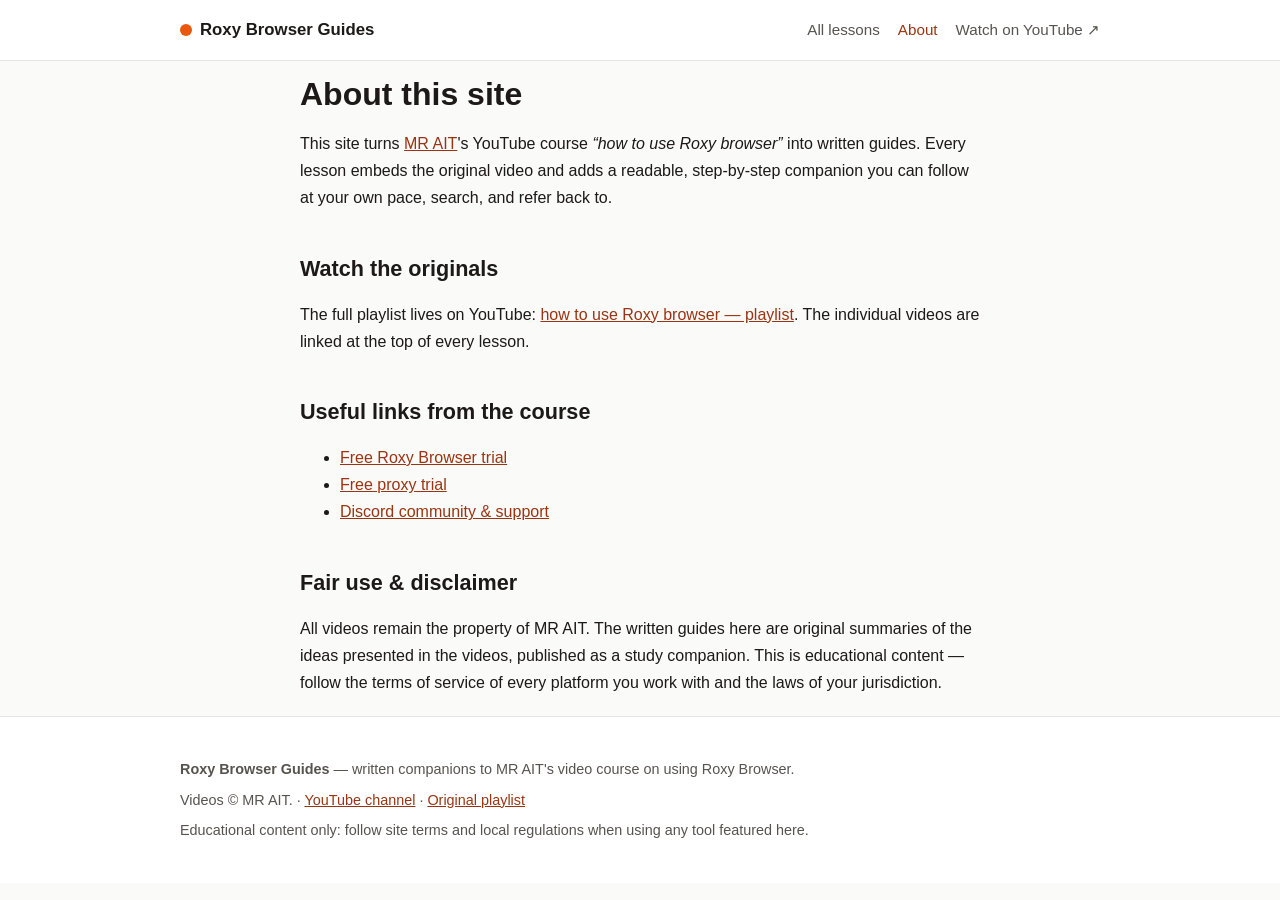
<file: about.html>
<!DOCTYPE html>
<html lang="en">
<head>
<meta charset="utf-8">
<meta name="viewport" content="width=device-width, initial-scale=1">
<title>About — Roxy Browser Guides</title>
<meta name="description" content="About this written companion to MR AIT\u2019s Roxy Browser video course.">
<meta name="google-site-verification" content="36pb8IPRRwSPMd5rkoVs9BLezMyI7jY3Jf77o13JfJ8">
<meta property="og:title" content="About — Roxy Browser Guides">
<meta property="og:description" content="About this written companion to MR AIT\u2019s Roxy Browser video course.">
<meta property="og:type" content="article">
<meta property="og:image" content="https://i.ytimg.com/vi/reYLen8x8Uo/hqdefault.jpg">
<meta property="og:site_name" content="Roxy Browser Guides">
<link rel="stylesheet" href="css/style.css">

</head>
<body>
<header class="site-head">
  <div class="wrap"><a class="brand" href="index.html"><span class="dot"></span>Roxy Browser Guides</a>
<nav>
  <a href="index.html">All lessons</a>
  <a class="active" href="about.html">About</a>
  <a href="https://www.youtube.com/playlist?list=PLxY412qgkijKLUO1Gplz2q0MyCQC59Vnt" target="_blank" rel="noopener">Watch on YouTube ↗</a>
</nav></div>
</header>
<main class="wrap narrow">
  <h1>About this site</h1>
  <p>This site turns <a href="https://www.youtube.com/@mrait" target="_blank" rel="noopener">MR AIT</a>'s YouTube course <em>“how to use Roxy browser”</em> into written guides. Every lesson embeds the original video and adds a readable, step-by-step companion you can follow at your own pace, search, and refer back to.</p>
  <h2>Watch the originals</h2>
  <p>The full playlist lives on YouTube: <a href="https://www.youtube.com/playlist?list=PLxY412qgkijKLUO1Gplz2q0MyCQC59Vnt" target="_blank" rel="noopener">how to use Roxy browser — playlist</a>. The individual videos are linked at the top of every lesson.</p>
  <h2>Useful links from the course</h2>
  <ul>
    <li><a href="https://mrait.ca/go/freebrowser" rel="nofollow noopener" target="_blank">Free Roxy Browser trial</a></li>
    <li><a href="https://mrait.ca/go/freeproxy" rel="nofollow noopener" target="_blank">Free proxy trial</a></li>
    <li><a href="https://mrait.ca/go/discord" rel="nofollow noopener" target="_blank">Discord community &amp; support</a></li>
  </ul>
  <h2>Fair use &amp; disclaimer</h2>
  <p>All videos remain the property of MR AIT. The written guides here are original summaries of the ideas presented in the videos, published as a study companion. This is educational content — follow the terms of service of every platform you work with and the laws of your jurisdiction.</p>
</main>
<footer class="site-foot"><div class="wrap"><p><strong>Roxy Browser Guides</strong> — written companions to MR AIT's video course on using Roxy Browser.</p>
<p>Videos © MR AIT. · <a href="https://www.youtube.com/@mrait" target="_blank" rel="noopener">YouTube channel</a> · <a href="https://www.youtube.com/playlist?list=PLxY412qgkijKLUO1Gplz2q0MyCQC59Vnt" target="_blank" rel="noopener">Original playlist</a></p>
<p>Educational content only: follow site terms and local regulations when using any tool featured here.</p></div></footer>
</body>
</html>
</file>
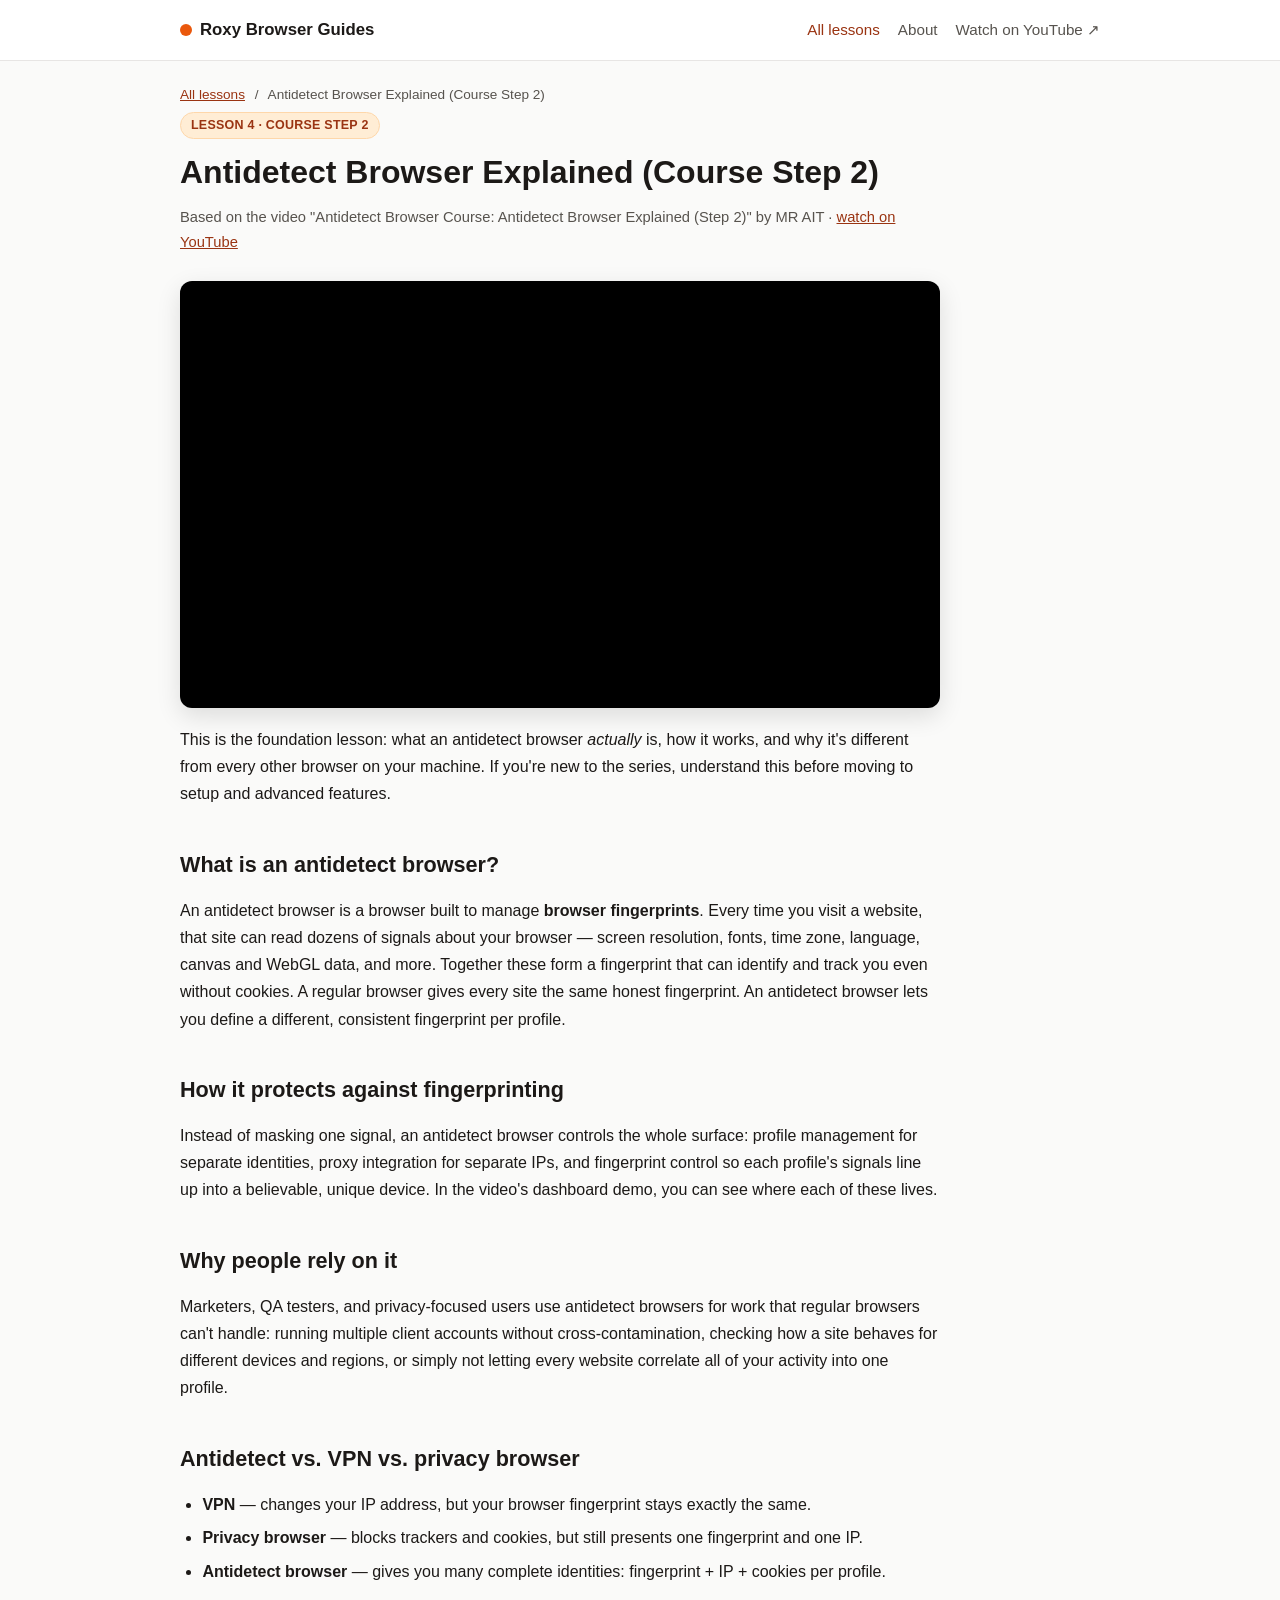
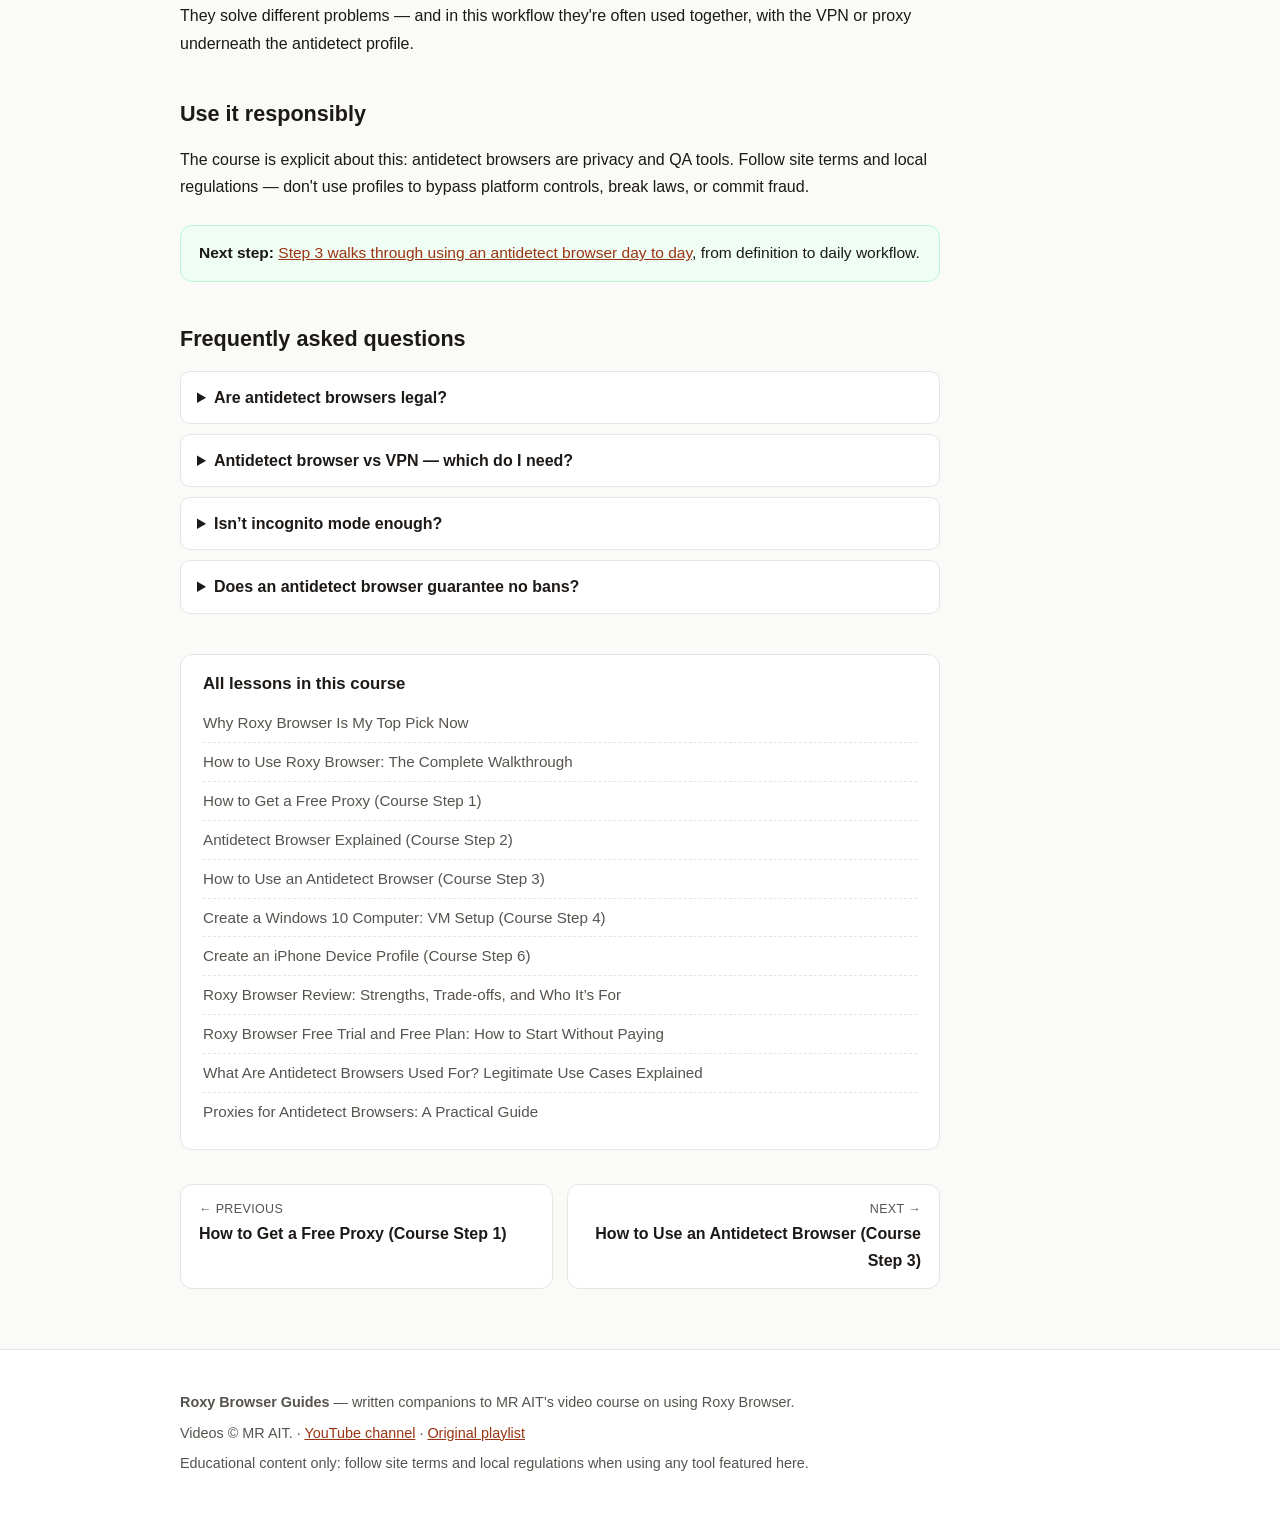
<file: guides/antidetect-browser-explained.html>
<!DOCTYPE html>
<html lang="en">
<head>
<meta charset="utf-8">
<meta name="viewport" content="width=device-width, initial-scale=1">
<title>Antidetect Browser Explained (Course Step 2) — Roxy Browser Guides</title>
<meta name="description" content="What an antidetect browser really is, how browser fingerprinting works, and how it differs from VPNs and privacy browsers.">
<meta name="google-site-verification" content="36pb8IPRRwSPMd5rkoVs9BLezMyI7jY3Jf77o13JfJ8">
<meta property="og:title" content="Antidetect Browser Explained (Course Step 2) — Roxy Browser Guides">
<meta property="og:description" content="What an antidetect browser really is, how browser fingerprinting works, and how it differs from VPNs and privacy browsers.">
<meta property="og:type" content="article">
<meta property="og:image" content="https://i.ytimg.com/vi/QDRJJfFcy1k/hqdefault.jpg">
<meta property="og:site_name" content="Roxy Browser Guides">
<link rel="stylesheet" href="../css/style.css">
<script type="application/ld+json">{
  "@context": "https://schema.org",
  "@type": "VideoObject",
  "name": "Antidetect Browser Explained (Course Step 2)",
  "description": "What an antidetect browser really is, how browser fingerprinting works, and how it differs from VPNs and privacy browsers.",
  "thumbnailUrl": [
    "https://i.ytimg.com/vi/QDRJJfFcy1k/hqdefault.jpg"
  ],
  "embedUrl": "https://www.youtube-nocookie.com/embed/QDRJJfFcy1k",
  "author": {
    "@type": "Person",
    "name": "MR AIT",
    "url": "https://www.youtube.com/@mrait"
  }
}</script>
</head>
<body>
<header class="site-head">
  <div class="wrap"><a class="brand" href="../index.html"><span class="dot"></span>Roxy Browser Guides</a>
<nav>
  <a class="active" href="../index.html">All lessons</a>
  <a href="../about.html">About</a>
  <a href="https://www.youtube.com/playlist?list=PLxY412qgkijKLUO1Gplz2q0MyCQC59Vnt" target="_blank" rel="noopener">Watch on YouTube ↗</a>
</nav></div>
</header>
<main class="wrap">
  <nav class="crumbs"><a href="../index.html">All lessons</a> <span>/</span> Antidetect Browser Explained (Course Step 2)</nav>
  <article>
    <span class="pill">Lesson 4 · Course Step 2</span>
    <h1>Antidetect Browser Explained (Course Step 2)</h1>
    <p class="byline">Based on the video "Antidetect Browser Course: Antidetect Browser Explained (Step 2)" by MR AIT · <a href="https://youtu.be/QDRJJfFcy1k" target="_blank" rel="noopener">watch on YouTube</a></p>
    <div class="video-wrap"><iframe src="https://www.youtube-nocookie.com/embed/QDRJJfFcy1k" title="Antidetect Browser Explained (Course Step 2) — video" loading="lazy" allow="accelerometer; autoplay; clipboard-write; encrypted-media; gyroscope; picture-in-picture; web-share" referrerpolicy="strict-origin-when-cross-origin" allowfullscreen></iframe></div>
    
<p>This is the foundation lesson: what an antidetect browser <em>actually</em> is, how it works, and why it's different from every other browser on your machine. If you're new to the series, understand this before moving to setup and advanced features.</p>

<h2>What is an antidetect browser?</h2>
<p>An antidetect browser is a browser built to manage <strong>browser fingerprints</strong>. Every time you visit a website, that site can read dozens of signals about your browser — screen resolution, fonts, time zone, language, canvas and WebGL data, and more. Together these form a fingerprint that can identify and track you even without cookies. A regular browser gives every site the same honest fingerprint. An antidetect browser lets you define a different, consistent fingerprint per profile.</p>

<h2>How it protects against fingerprinting</h2>
<p>Instead of masking one signal, an antidetect browser controls the whole surface: profile management for separate identities, proxy integration for separate IPs, and fingerprint control so each profile's signals line up into a believable, unique device. In the video's dashboard demo, you can see where each of these lives.</p>

<h2>Why people rely on it</h2>
<p>Marketers, QA testers, and privacy-focused users use antidetect browsers for work that regular browsers can't handle: running multiple client accounts without cross-contamination, checking how a site behaves for different devices and regions, or simply not letting every website correlate all of your activity into one profile.</p>

<h2>Antidetect vs. VPN vs. privacy browser</h2>
<ul>
  <li><strong>VPN</strong> — changes your IP address, but your browser fingerprint stays exactly the same.</li>
  <li><strong>Privacy browser</strong> — blocks trackers and cookies, but still presents one fingerprint and one IP.</li>
  <li><strong>Antidetect browser</strong> — gives you many complete identities: fingerprint + IP + cookies per profile.</li>
</ul>
<p>They solve different problems — and in this workflow they're often used together, with the VPN or proxy underneath the antidetect profile.</p>

<h2>Use it responsibly</h2>
<p>The course is explicit about this: antidetect browsers are privacy and QA tools. Follow site terms and local regulations — don't use profiles to bypass platform controls, break laws, or commit fraud.</p>

<div class="callout callout-tip">
  <strong>Next step:</strong> <a href="how-to-use-antidetect-browser.html">Step 3 walks through using an antidetect browser day to day</a>, from definition to daily workflow.
</div>

    <h2 id="faq">Frequently asked questions</h2><div class="faq"><details class="faq-item"><summary>Are antidetect browsers legal?</summary><p>Yes — they’re tools, like a VPN. The course is explicit that legitimate use means privacy, QA testing, and marketing work that follows site terms and local regulations. Using profiles to break platform rules or commit fraud is what makes them a problem.</p></details><details class="faq-item"><summary>Antidetect browser vs VPN — which do I need?</summary><p>They solve different problems. A VPN hides your IP; an antidetect browser manages complete identities (fingerprint + cookies + IP per profile). Many workflows stack both.</p></details><details class="faq-item"><summary>Isn’t incognito mode enough?</summary><p>No. Incognito deletes cookies when you close the window but changes nothing about your fingerprint or IP — every session looks like the same device.</p></details><details class="faq-item"><summary>Does an antidetect browser guarantee no bans?</summary><p>No tool can promise that. It removes the obvious correlations — shared fingerprint, shared IP, shared cookies — but bans also depend on behavior, proxy quality, and how you scale.</p></details></div>
  </article>
  <aside class="lesson-list">
    <h2>All lessons in this course</h2>
    <a href="index.html#antidetect-browser-explained">Why Roxy Browser Is My Top Pick Now</a><a href="index.html#antidetect-browser-explained">How to Use Roxy Browser: The Complete Walkthrough</a><a href="index.html#antidetect-browser-explained">How to Get a Free Proxy (Course Step 1)</a><a href="index.html#antidetect-browser-explained">Antidetect Browser Explained (Course Step 2)</a><a href="index.html#antidetect-browser-explained">How to Use an Antidetect Browser (Course Step 3)</a><a href="index.html#antidetect-browser-explained">Create a Windows 10 Computer: VM Setup (Course Step 4)</a><a href="index.html#antidetect-browser-explained">Create an iPhone Device Profile (Course Step 6)</a><a href="index.html#antidetect-browser-explained">Roxy Browser Review: Strengths, Trade-offs, and Who It’s For</a><a href="index.html#antidetect-browser-explained">Roxy Browser Free Trial and Free Plan: How to Start Without Paying</a><a href="index.html#antidetect-browser-explained">What Are Antidetect Browsers Used For? Legitimate Use Cases Explained</a><a href="index.html#antidetect-browser-explained">Proxies for Antidetect Browsers: A Practical Guide</a>
  </aside>
  <div class="pager-row"><a class="pager prev" href="free-proxy-guide.html"><span>← Previous</span><strong>How to Get a Free Proxy (Course Step 1)</strong></a><a class="pager next" href="how-to-use-antidetect-browser.html"><span>Next →</span><strong>How to Use an Antidetect Browser (Course Step 3)</strong></a></div>
</main>
<footer class="site-foot"><div class="wrap"><p><strong>Roxy Browser Guides</strong> — written companions to MR AIT's video course on using Roxy Browser.</p>
<p>Videos © MR AIT. · <a href="https://www.youtube.com/@mrait" target="_blank" rel="noopener">YouTube channel</a> · <a href="https://www.youtube.com/playlist?list=PLxY412qgkijKLUO1Gplz2q0MyCQC59Vnt" target="_blank" rel="noopener">Original playlist</a></p>
<p>Educational content only: follow site terms and local regulations when using any tool featured here.</p></div></footer>
</body>
</html>
</file>
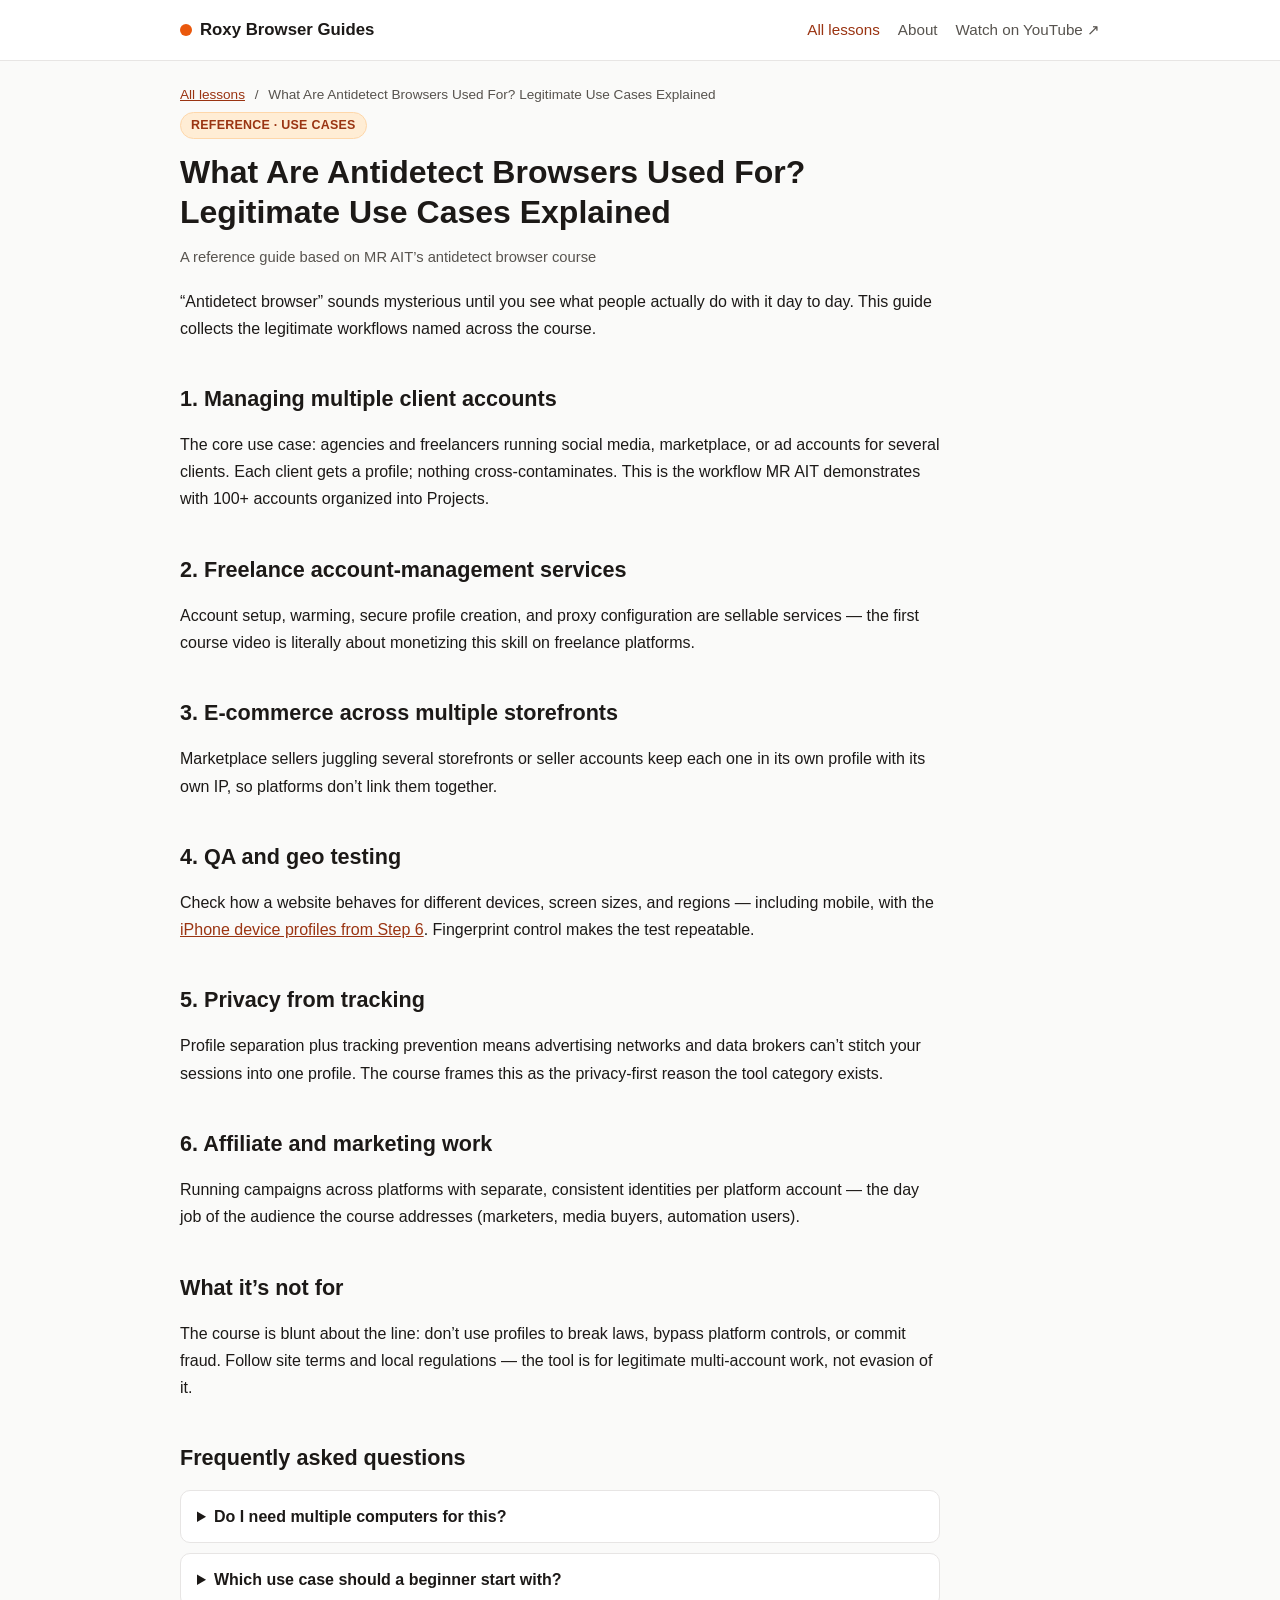
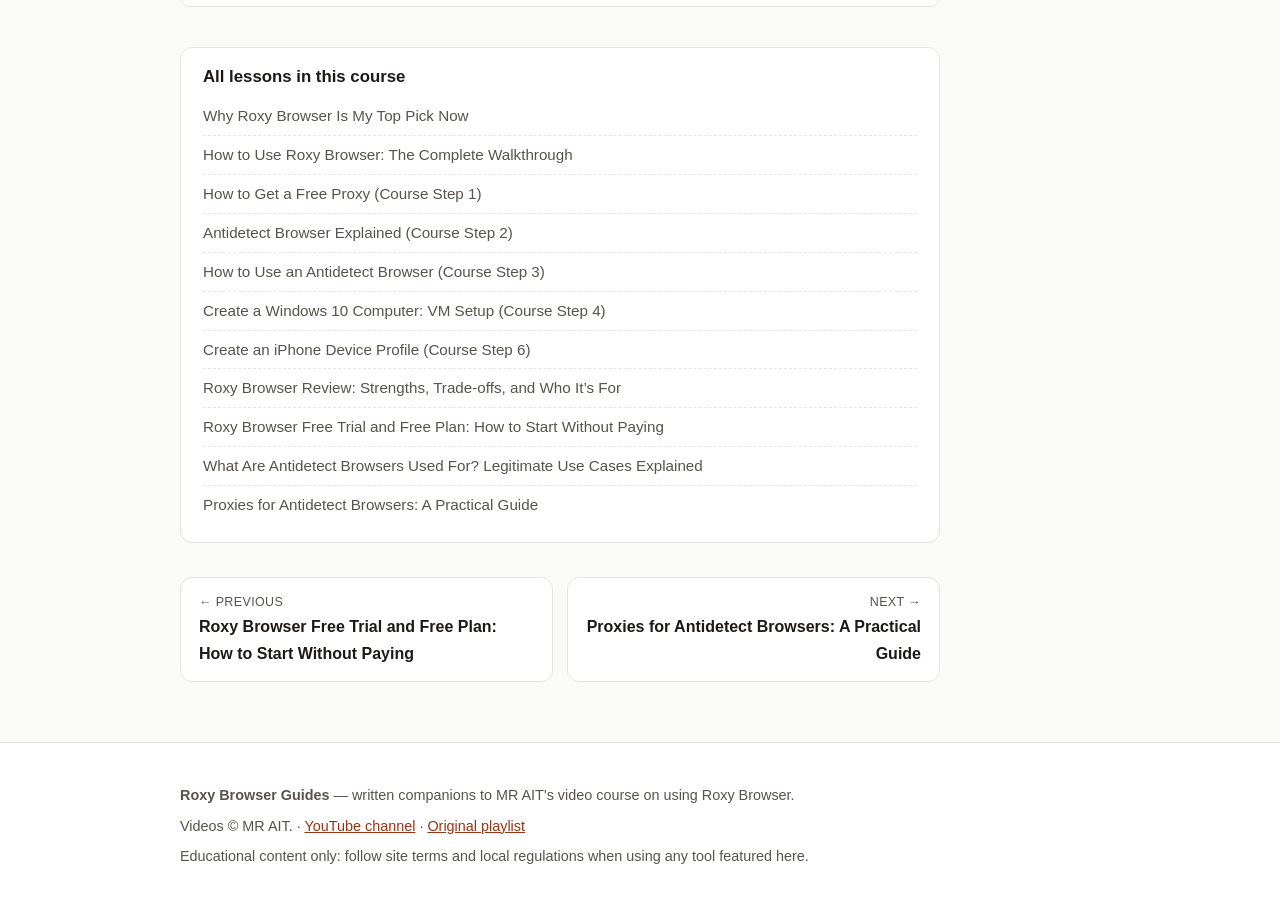
<file: guides/antidetect-browser-use-cases.html>
<!DOCTYPE html>
<html lang="en">
<head>
<meta charset="utf-8">
<meta name="viewport" content="width=device-width, initial-scale=1">
<title>What Are Antidetect Browsers Used For? Legitimate Use Cases Explained — Roxy Browser Guides</title>
<meta name="description" content="From managing client accounts to QA testing and privacy — the real workflows antidetect browsers are built for, per the course.">
<meta name="google-site-verification" content="36pb8IPRRwSPMd5rkoVs9BLezMyI7jY3Jf77o13JfJ8">
<meta property="og:title" content="What Are Antidetect Browsers Used For? Legitimate Use Cases Explained — Roxy Browser Guides">
<meta property="og:description" content="From managing client accounts to QA testing and privacy — the real workflows antidetect browsers are built for, per the course.">
<meta property="og:type" content="article">
<meta property="og:image" content="https://i.ytimg.com/vi/reYLen8x8Uo/hqdefault.jpg">
<meta property="og:site_name" content="Roxy Browser Guides">
<link rel="stylesheet" href="../css/style.css">

</head>
<body>
<header class="site-head">
  <div class="wrap"><a class="brand" href="../index.html"><span class="dot"></span>Roxy Browser Guides</a>
<nav>
  <a class="active" href="../index.html">All lessons</a>
  <a href="../about.html">About</a>
  <a href="https://www.youtube.com/playlist?list=PLxY412qgkijKLUO1Gplz2q0MyCQC59Vnt" target="_blank" rel="noopener">Watch on YouTube ↗</a>
</nav></div>
</header>
<main class="wrap">
  <nav class="crumbs"><a href="../index.html">All lessons</a> <span>/</span> What Are Antidetect Browsers Used For? Legitimate Use Cases Explained</nav>
  <article>
    <span class="pill">Reference · Use Cases</span>
    <h1>What Are Antidetect Browsers Used For? Legitimate Use Cases Explained</h1>
    <p class="byline">A reference guide based on MR AIT’s antidetect browser course</p>
    
    
<p>“Antidetect browser” sounds mysterious until you see what people actually do with it day to day. This guide collects the legitimate workflows named across the course.</p>

<h2>1. Managing multiple client accounts</h2>
<p>The core use case: agencies and freelancers running social media, marketplace, or ad accounts for several clients. Each client gets a profile; nothing cross-contaminates. This is the workflow MR AIT demonstrates with 100+ accounts organized into Projects.</p>

<h2>2. Freelance account-management services</h2>
<p>Account setup, warming, secure profile creation, and proxy configuration are sellable services — the first course video is literally about monetizing this skill on freelance platforms.</p>

<h2>3. E-commerce across multiple storefronts</h2>
<p>Marketplace sellers juggling several storefronts or seller accounts keep each one in its own profile with its own IP, so platforms don’t link them together.</p>

<h2>4. QA and geo testing</h2>
<p>Check how a website behaves for different devices, screen sizes, and regions — including mobile, with the <a href="iphone-device-profile.html">iPhone device profiles from Step 6</a>. Fingerprint control makes the test repeatable.</p>

<h2>5. Privacy from tracking</h2>
<p>Profile separation plus tracking prevention means advertising networks and data brokers can’t stitch your sessions into one profile. The course frames this as the privacy-first reason the tool category exists.</p>

<h2>6. Affiliate and marketing work</h2>
<p>Running campaigns across platforms with separate, consistent identities per platform account — the day job of the audience the course addresses (marketers, media buyers, automation users).</p>

<h2>What it’s not for</h2>
<p>The course is blunt about the line: don’t use profiles to break laws, bypass platform controls, or commit fraud. Follow site terms and local regulations — the tool is for legitimate multi-account work, not evasion of it.</p>

    <h2 id="faq">Frequently asked questions</h2><div class="faq"><details class="faq-item"><summary>Do I need multiple computers for this?</summary><p>No — profile isolation is the whole product. One machine runs many fully separate identities; a VM (Step 4 of the course) adds a second layer if your workflow needs it.</p></details><details class="faq-item"><summary>Which use case should a beginner start with?</summary><p>Whatever matches your real work. If you have one client and one account, start there — the skills transfer directly as the account list grows.</p></details></div>
  </article>
  <aside class="lesson-list">
    <h2>All lessons in this course</h2>
    <a href="index.html#antidetect-browser-use-cases">Why Roxy Browser Is My Top Pick Now</a><a href="index.html#antidetect-browser-use-cases">How to Use Roxy Browser: The Complete Walkthrough</a><a href="index.html#antidetect-browser-use-cases">How to Get a Free Proxy (Course Step 1)</a><a href="index.html#antidetect-browser-use-cases">Antidetect Browser Explained (Course Step 2)</a><a href="index.html#antidetect-browser-use-cases">How to Use an Antidetect Browser (Course Step 3)</a><a href="index.html#antidetect-browser-use-cases">Create a Windows 10 Computer: VM Setup (Course Step 4)</a><a href="index.html#antidetect-browser-use-cases">Create an iPhone Device Profile (Course Step 6)</a><a href="index.html#antidetect-browser-use-cases">Roxy Browser Review: Strengths, Trade-offs, and Who It’s For</a><a href="index.html#antidetect-browser-use-cases">Roxy Browser Free Trial and Free Plan: How to Start Without Paying</a><a href="index.html#antidetect-browser-use-cases">What Are Antidetect Browsers Used For? Legitimate Use Cases Explained</a><a href="index.html#antidetect-browser-use-cases">Proxies for Antidetect Browsers: A Practical Guide</a>
  </aside>
  <div class="pager-row"><a class="pager prev" href="roxy-browser-free-trial.html"><span>← Previous</span><strong>Roxy Browser Free Trial and Free Plan: How to Start Without Paying</strong></a><a class="pager next" href="proxies-for-antidetect-browser.html"><span>Next →</span><strong>Proxies for Antidetect Browsers: A Practical Guide</strong></a></div>
</main>
<footer class="site-foot"><div class="wrap"><p><strong>Roxy Browser Guides</strong> — written companions to MR AIT's video course on using Roxy Browser.</p>
<p>Videos © MR AIT. · <a href="https://www.youtube.com/@mrait" target="_blank" rel="noopener">YouTube channel</a> · <a href="https://www.youtube.com/playlist?list=PLxY412qgkijKLUO1Gplz2q0MyCQC59Vnt" target="_blank" rel="noopener">Original playlist</a></p>
<p>Educational content only: follow site terms and local regulations when using any tool featured here.</p></div></footer>
</body>
</html>
</file>
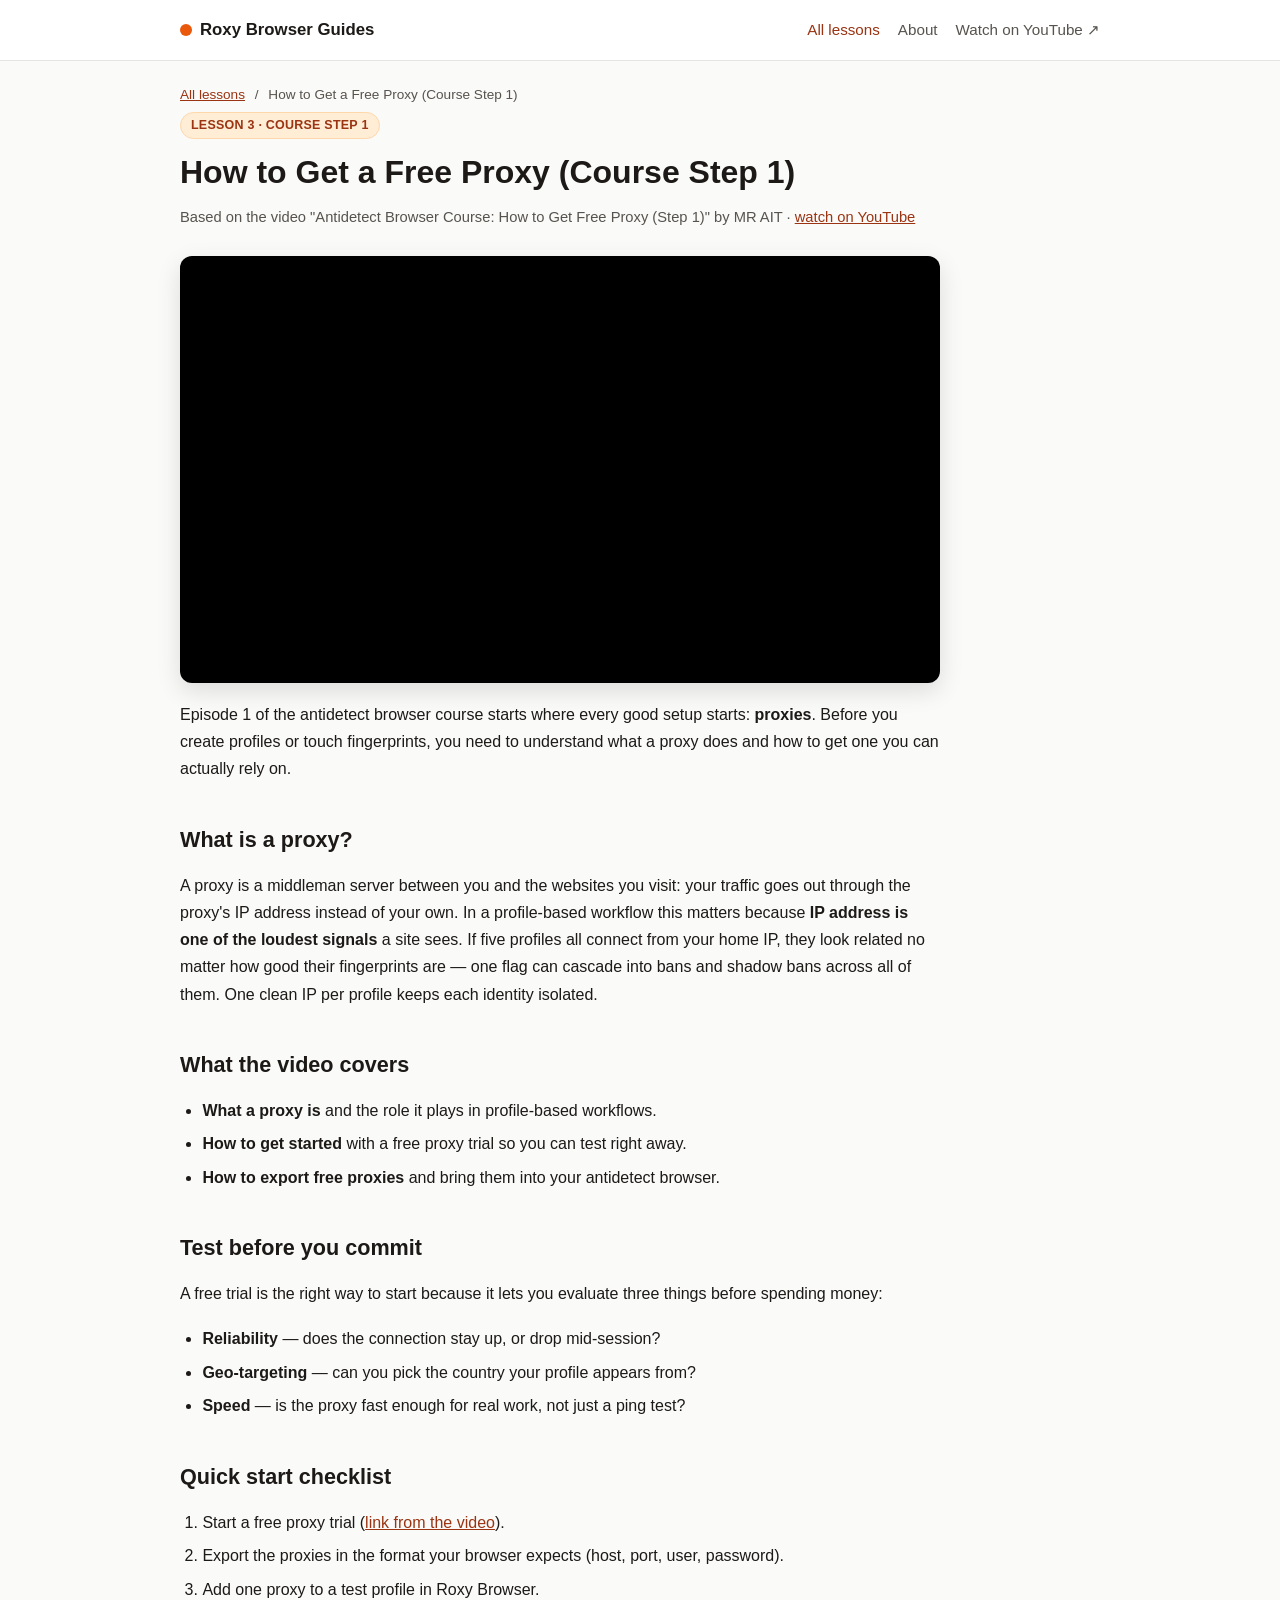
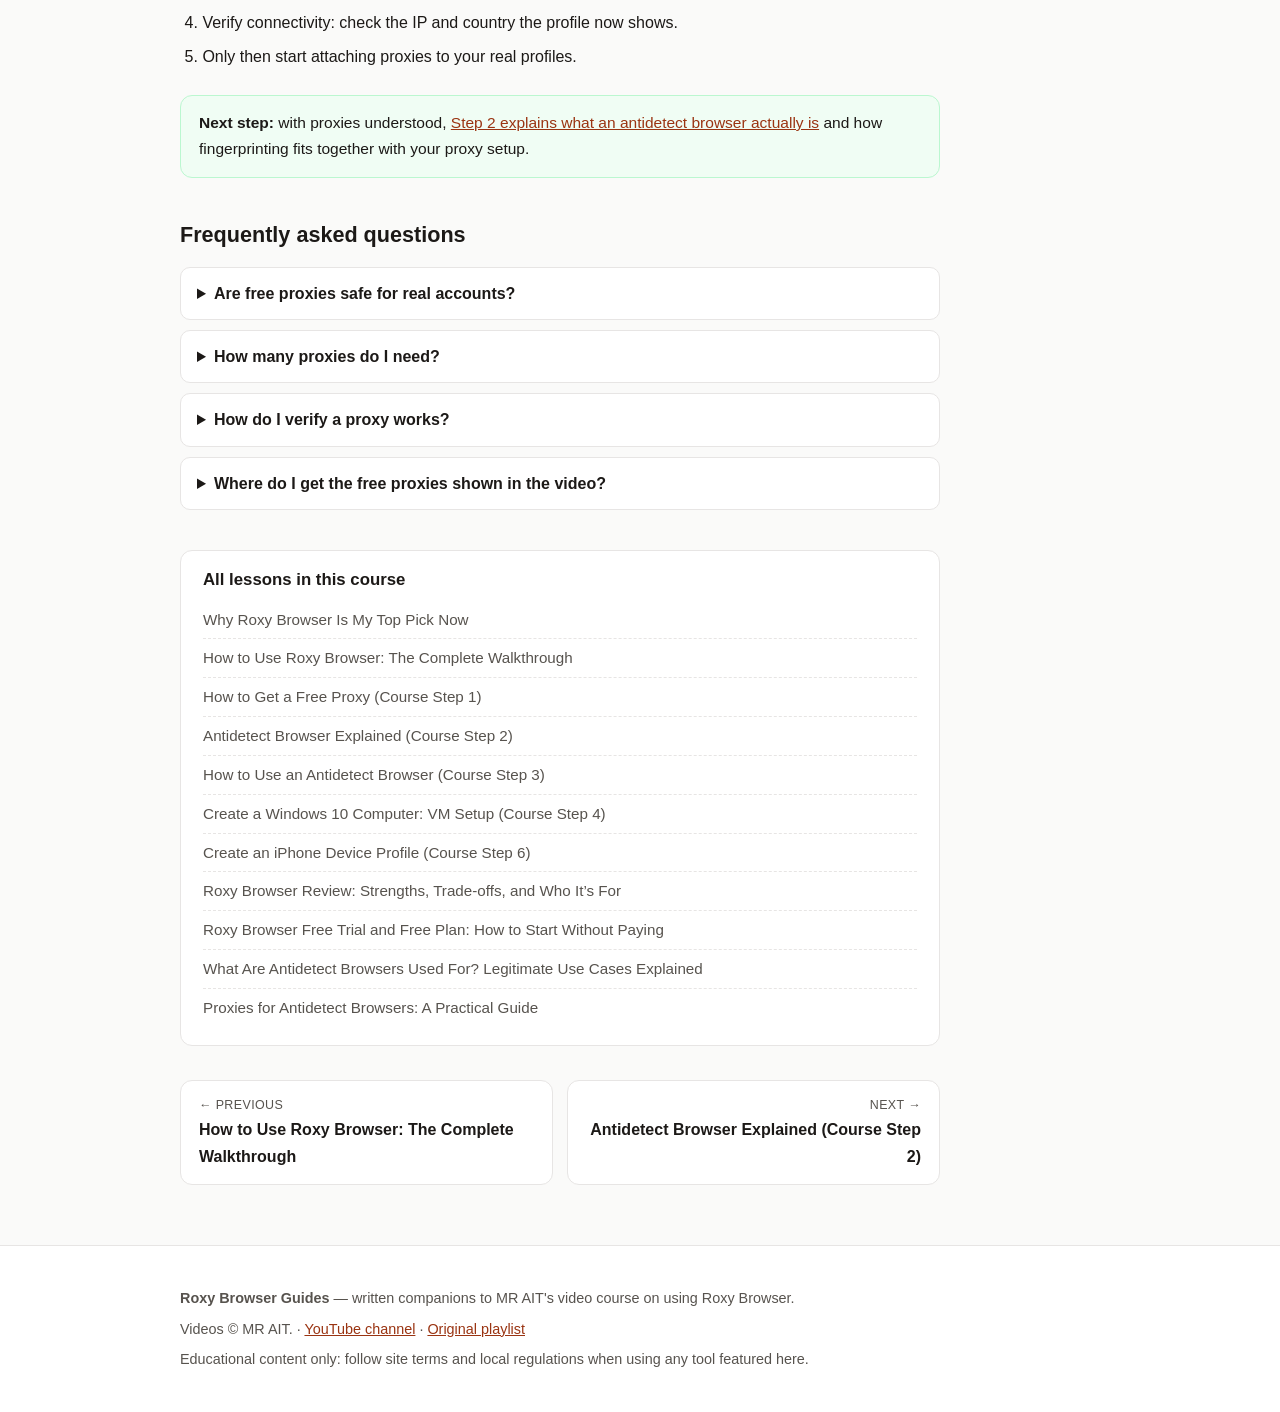
<file: guides/free-proxy-guide.html>
<!DOCTYPE html>
<html lang="en">
<head>
<meta charset="utf-8">
<meta name="viewport" content="width=device-width, initial-scale=1">
<title>How to Get a Free Proxy (Course Step 1) — Roxy Browser Guides</title>
<meta name="description" content="What a proxy actually does, why every profile needs its own IP, and how to get and test free proxies for your setup.">
<meta name="google-site-verification" content="36pb8IPRRwSPMd5rkoVs9BLezMyI7jY3Jf77o13JfJ8">
<meta property="og:title" content="How to Get a Free Proxy (Course Step 1) — Roxy Browser Guides">
<meta property="og:description" content="What a proxy actually does, why every profile needs its own IP, and how to get and test free proxies for your setup.">
<meta property="og:type" content="article">
<meta property="og:image" content="https://i.ytimg.com/vi/8UHSmgzVONw/hqdefault.jpg">
<meta property="og:site_name" content="Roxy Browser Guides">
<link rel="stylesheet" href="../css/style.css">
<script type="application/ld+json">{
  "@context": "https://schema.org",
  "@type": "VideoObject",
  "name": "How to Get a Free Proxy (Course Step 1)",
  "description": "What a proxy actually does, why every profile needs its own IP, and how to get and test free proxies for your setup.",
  "thumbnailUrl": [
    "https://i.ytimg.com/vi/8UHSmgzVONw/hqdefault.jpg"
  ],
  "embedUrl": "https://www.youtube-nocookie.com/embed/8UHSmgzVONw",
  "author": {
    "@type": "Person",
    "name": "MR AIT",
    "url": "https://www.youtube.com/@mrait"
  }
}</script>
</head>
<body>
<header class="site-head">
  <div class="wrap"><a class="brand" href="../index.html"><span class="dot"></span>Roxy Browser Guides</a>
<nav>
  <a class="active" href="../index.html">All lessons</a>
  <a href="../about.html">About</a>
  <a href="https://www.youtube.com/playlist?list=PLxY412qgkijKLUO1Gplz2q0MyCQC59Vnt" target="_blank" rel="noopener">Watch on YouTube ↗</a>
</nav></div>
</header>
<main class="wrap">
  <nav class="crumbs"><a href="../index.html">All lessons</a> <span>/</span> How to Get a Free Proxy (Course Step 1)</nav>
  <article>
    <span class="pill">Lesson 3 · Course Step 1</span>
    <h1>How to Get a Free Proxy (Course Step 1)</h1>
    <p class="byline">Based on the video "Antidetect Browser Course: How to Get Free Proxy (Step 1)" by MR AIT · <a href="https://youtu.be/8UHSmgzVONw" target="_blank" rel="noopener">watch on YouTube</a></p>
    <div class="video-wrap"><iframe src="https://www.youtube-nocookie.com/embed/8UHSmgzVONw" title="How to Get a Free Proxy (Course Step 1) — video" loading="lazy" allow="accelerometer; autoplay; clipboard-write; encrypted-media; gyroscope; picture-in-picture; web-share" referrerpolicy="strict-origin-when-cross-origin" allowfullscreen></iframe></div>
    
<p>Episode 1 of the antidetect browser course starts where every good setup starts: <strong>proxies</strong>. Before you create profiles or touch fingerprints, you need to understand what a proxy does and how to get one you can actually rely on.</p>

<h2>What is a proxy?</h2>
<p>A proxy is a middleman server between you and the websites you visit: your traffic goes out through the proxy's IP address instead of your own. In a profile-based workflow this matters because <strong>IP address is one of the loudest signals</strong> a site sees. If five profiles all connect from your home IP, they look related no matter how good their fingerprints are — one flag can cascade into bans and shadow bans across all of them. One clean IP per profile keeps each identity isolated.</p>

<h2>What the video covers</h2>
<ul>
  <li><strong>What a proxy is</strong> and the role it plays in profile-based workflows.</li>
  <li><strong>How to get started</strong> with a free proxy trial so you can test right away.</li>
  <li><strong>How to export free proxies</strong> and bring them into your antidetect browser.</li>
</ul>

<h2>Test before you commit</h2>
<p>A free trial is the right way to start because it lets you evaluate three things before spending money:</p>
<ul>
  <li><strong>Reliability</strong> — does the connection stay up, or drop mid-session?</li>
  <li><strong>Geo-targeting</strong> — can you pick the country your profile appears from?</li>
  <li><strong>Speed</strong> — is the proxy fast enough for real work, not just a ping test?</li>
</ul>

<h2>Quick start checklist</h2>
<ol>
  <li>Start a free proxy trial (<a href="https://mrait.ca/go/freeproxy" rel="nofollow noopener" target="_blank">link from the video</a>).</li>
  <li>Export the proxies in the format your browser expects (host, port, user, password).</li>
  <li>Add one proxy to a test profile in Roxy Browser.</li>
  <li>Verify connectivity: check the IP and country the profile now shows.</li>
  <li>Only then start attaching proxies to your real profiles.</li>
</ol>

<div class="callout callout-tip">
  <strong>Next step:</strong> with proxies understood, <a href="antidetect-browser-explained.html">Step 2 explains what an antidetect browser actually is</a> and how fingerprinting fits together with your proxy setup.
</div>

    <h2 id="faq">Frequently asked questions</h2><div class="faq"><details class="faq-item"><summary>Are free proxies safe for real accounts?</summary><p>Use the free trial to learn and test — reliability, geo-targeting, and speed. For profiles you care about, the course’s advice is to graduate to quality paid proxies once you know what good looks like, because a dying mid-session proxy is what gets accounts flagged.</p></details><details class="faq-item"><summary>How many proxies do I need?</summary><p>One dedicated IP per profile. Sharing one proxy across many profiles reintroduces exactly the correlation you’re trying to avoid.</p></details><details class="faq-item"><summary>How do I verify a proxy works?</summary><p>Attach it to a test profile and check the IP and country the profile now shows, then confirm the connection speed is usable. The full checklist is in the lesson above.</p></details><details class="faq-item"><summary>Where do I get the free proxies shown in the video?</summary><p>From the trial link in the video: <a href="https://mrait.ca/go/freeproxy" rel="nofollow noopener" target="_blank">mrait.ca/go/freeproxy</a>.</p></details></div>
  </article>
  <aside class="lesson-list">
    <h2>All lessons in this course</h2>
    <a href="index.html#free-proxy-guide">Why Roxy Browser Is My Top Pick Now</a><a href="index.html#free-proxy-guide">How to Use Roxy Browser: The Complete Walkthrough</a><a href="index.html#free-proxy-guide">How to Get a Free Proxy (Course Step 1)</a><a href="index.html#free-proxy-guide">Antidetect Browser Explained (Course Step 2)</a><a href="index.html#free-proxy-guide">How to Use an Antidetect Browser (Course Step 3)</a><a href="index.html#free-proxy-guide">Create a Windows 10 Computer: VM Setup (Course Step 4)</a><a href="index.html#free-proxy-guide">Create an iPhone Device Profile (Course Step 6)</a><a href="index.html#free-proxy-guide">Roxy Browser Review: Strengths, Trade-offs, and Who It’s For</a><a href="index.html#free-proxy-guide">Roxy Browser Free Trial and Free Plan: How to Start Without Paying</a><a href="index.html#free-proxy-guide">What Are Antidetect Browsers Used For? Legitimate Use Cases Explained</a><a href="index.html#free-proxy-guide">Proxies for Antidetect Browsers: A Practical Guide</a>
  </aside>
  <div class="pager-row"><a class="pager prev" href="how-to-use-roxy-browser.html"><span>← Previous</span><strong>How to Use Roxy Browser: The Complete Walkthrough</strong></a><a class="pager next" href="antidetect-browser-explained.html"><span>Next →</span><strong>Antidetect Browser Explained (Course Step 2)</strong></a></div>
</main>
<footer class="site-foot"><div class="wrap"><p><strong>Roxy Browser Guides</strong> — written companions to MR AIT's video course on using Roxy Browser.</p>
<p>Videos © MR AIT. · <a href="https://www.youtube.com/@mrait" target="_blank" rel="noopener">YouTube channel</a> · <a href="https://www.youtube.com/playlist?list=PLxY412qgkijKLUO1Gplz2q0MyCQC59Vnt" target="_blank" rel="noopener">Original playlist</a></p>
<p>Educational content only: follow site terms and local regulations when using any tool featured here.</p></div></footer>
</body>
</html>
</file>
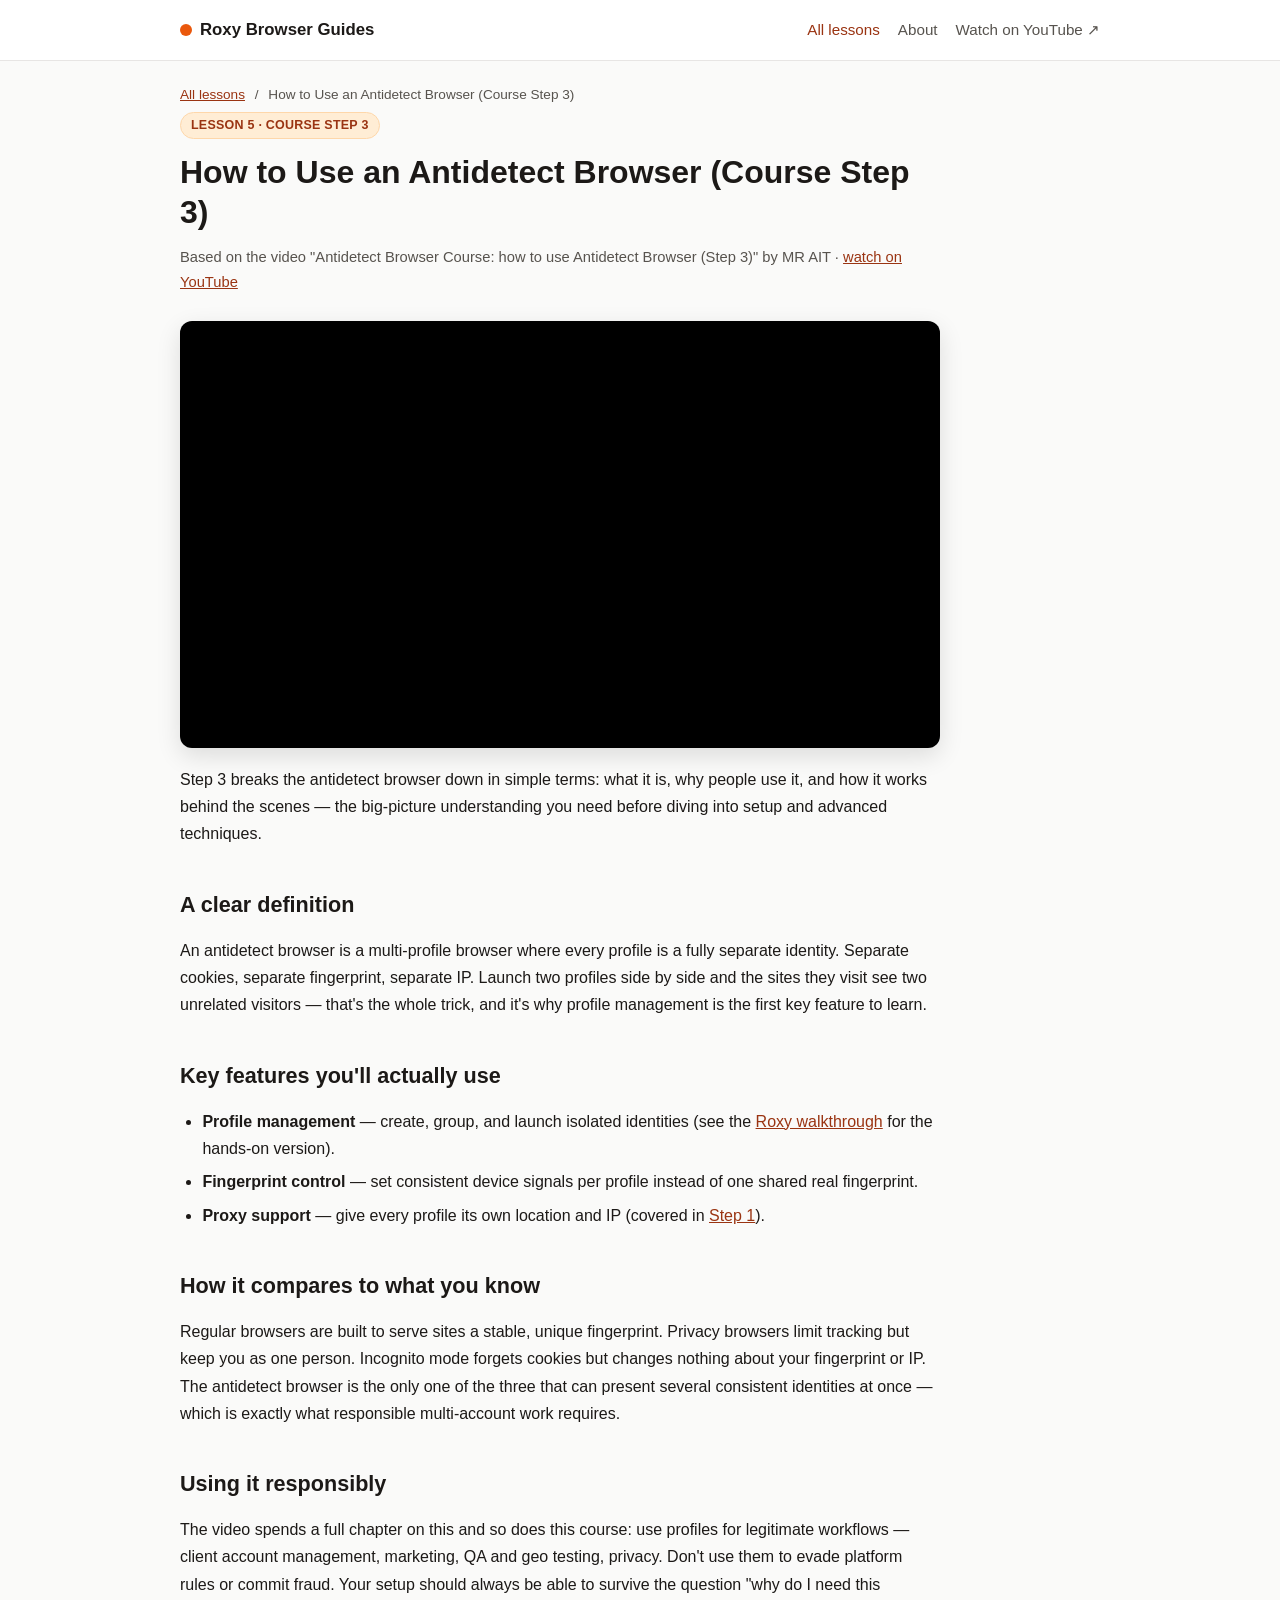
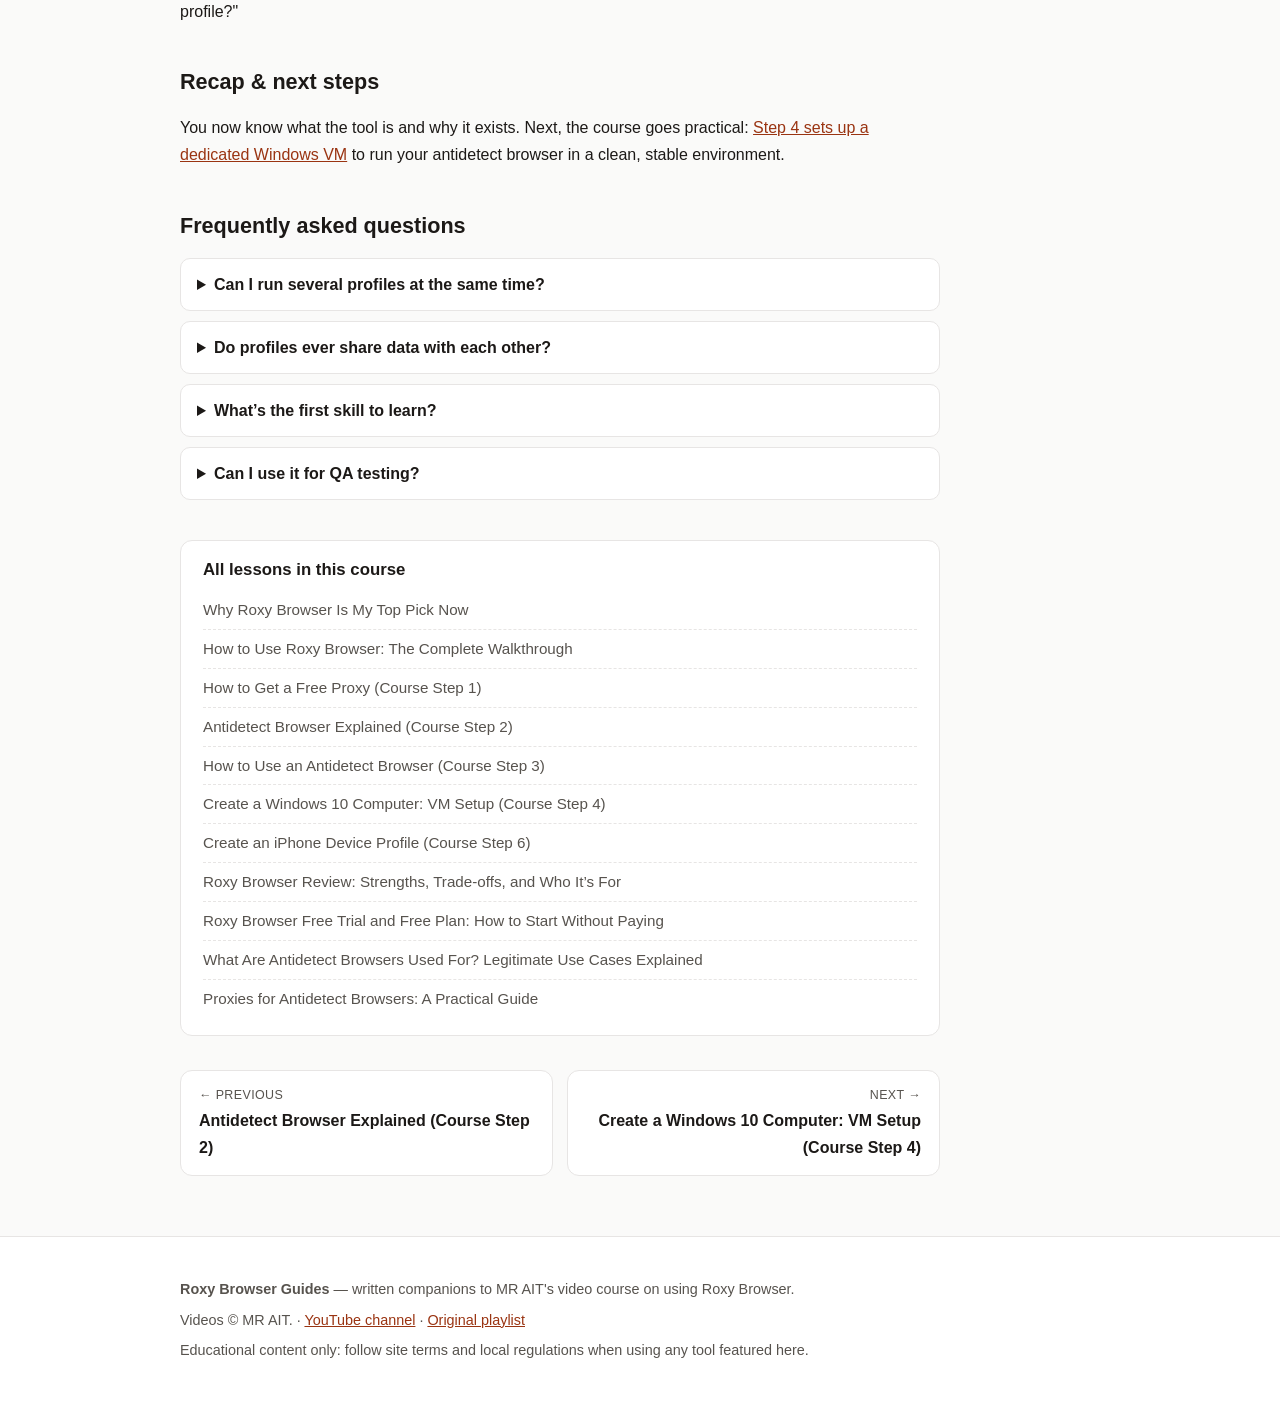
<file: guides/how-to-use-antidetect-browser.html>
<!DOCTYPE html>
<html lang="en">
<head>
<meta charset="utf-8">
<meta name="viewport" content="width=device-width, initial-scale=1">
<title>How to Use an Antidetect Browser (Course Step 3) — Roxy Browser Guides</title>
<meta name="description" content="The big-picture workflow: what an antidetect browser does behind the scenes, its key features, and the ethical framework for safe usage.">
<meta name="google-site-verification" content="36pb8IPRRwSPMd5rkoVs9BLezMyI7jY3Jf77o13JfJ8">
<meta property="og:title" content="How to Use an Antidetect Browser (Course Step 3) — Roxy Browser Guides">
<meta property="og:description" content="The big-picture workflow: what an antidetect browser does behind the scenes, its key features, and the ethical framework for safe usage.">
<meta property="og:type" content="article">
<meta property="og:image" content="https://i.ytimg.com/vi/vTpYhkIUUYg/hqdefault.jpg">
<meta property="og:site_name" content="Roxy Browser Guides">
<link rel="stylesheet" href="../css/style.css">
<script type="application/ld+json">{
  "@context": "https://schema.org",
  "@type": "VideoObject",
  "name": "How to Use an Antidetect Browser (Course Step 3)",
  "description": "The big-picture workflow: what an antidetect browser does behind the scenes, its key features, and the ethical framework for safe usage.",
  "thumbnailUrl": [
    "https://i.ytimg.com/vi/vTpYhkIUUYg/hqdefault.jpg"
  ],
  "embedUrl": "https://www.youtube-nocookie.com/embed/vTpYhkIUUYg",
  "author": {
    "@type": "Person",
    "name": "MR AIT",
    "url": "https://www.youtube.com/@mrait"
  }
}</script>
</head>
<body>
<header class="site-head">
  <div class="wrap"><a class="brand" href="../index.html"><span class="dot"></span>Roxy Browser Guides</a>
<nav>
  <a class="active" href="../index.html">All lessons</a>
  <a href="../about.html">About</a>
  <a href="https://www.youtube.com/playlist?list=PLxY412qgkijKLUO1Gplz2q0MyCQC59Vnt" target="_blank" rel="noopener">Watch on YouTube ↗</a>
</nav></div>
</header>
<main class="wrap">
  <nav class="crumbs"><a href="../index.html">All lessons</a> <span>/</span> How to Use an Antidetect Browser (Course Step 3)</nav>
  <article>
    <span class="pill">Lesson 5 · Course Step 3</span>
    <h1>How to Use an Antidetect Browser (Course Step 3)</h1>
    <p class="byline">Based on the video "Antidetect Browser Course: how to use Antidetect Browser (Step 3)" by MR AIT · <a href="https://youtu.be/vTpYhkIUUYg" target="_blank" rel="noopener">watch on YouTube</a></p>
    <div class="video-wrap"><iframe src="https://www.youtube-nocookie.com/embed/vTpYhkIUUYg" title="How to Use an Antidetect Browser (Course Step 3) — video" loading="lazy" allow="accelerometer; autoplay; clipboard-write; encrypted-media; gyroscope; picture-in-picture; web-share" referrerpolicy="strict-origin-when-cross-origin" allowfullscreen></iframe></div>
    
<p>Step 3 breaks the antidetect browser down in simple terms: what it is, why people use it, and how it works behind the scenes — the big-picture understanding you need before diving into setup and advanced techniques.</p>

<h2>A clear definition</h2>
<p>An antidetect browser is a multi-profile browser where every profile is a fully separate identity. Separate cookies, separate fingerprint, separate IP. Launch two profiles side by side and the sites they visit see two unrelated visitors — that's the whole trick, and it's why profile management is the first key feature to learn.</p>

<h2>Key features you'll actually use</h2>
<ul>
  <li><strong>Profile management</strong> — create, group, and launch isolated identities (see the <a href="how-to-use-roxy-browser.html">Roxy walkthrough</a> for the hands-on version).</li>
  <li><strong>Fingerprint control</strong> — set consistent device signals per profile instead of one shared real fingerprint.</li>
  <li><strong>Proxy support</strong> — give every profile its own location and IP (covered in <a href="free-proxy-guide.html">Step 1</a>).</li>
</ul>

<h2>How it compares to what you know</h2>
<p>Regular browsers are built to serve sites a stable, unique fingerprint. Privacy browsers limit tracking but keep you as one person. Incognito mode forgets cookies but changes nothing about your fingerprint or IP. The antidetect browser is the only one of the three that can present several consistent identities at once — which is exactly what responsible multi-account work requires.</p>

<h2>Using it responsibly</h2>
<p>The video spends a full chapter on this and so does this course: use profiles for legitimate workflows — client account management, marketing, QA and geo testing, privacy. Don't use them to evade platform rules or commit fraud. Your setup should always be able to survive the question "why do I need this profile?"</p>

<h2>Recap &amp; next steps</h2>
<p>You now know what the tool is and why it exists. Next, the course goes practical: <a href="windows-10-vm-setup.html">Step 4 sets up a dedicated Windows VM</a> to run your antidetect browser in a clean, stable environment.</p>

    <h2 id="faq">Frequently asked questions</h2><div class="faq"><details class="faq-item"><summary>Can I run several profiles at the same time?</summary><p>Yes — that’s the point. Each profile launches as its own browser window with its own cookies, fingerprint, and IP.</p></details><details class="faq-item"><summary>Do profiles ever share data with each other?</summary><p>Not by design. Cookies, storage, and sessions are isolated per profile, which is what keeps client work separate from client work.</p></details><details class="faq-item"><summary>What’s the first skill to learn?</summary><p>Profile management. Once creating, grouping, and launching profiles feels routine, proxies and fingerprint tuning slot in on top — that’s the order the course teaches.</p></details><details class="faq-item"><summary>Can I use it for QA testing?</summary><p>Yes — checking how a site behaves for different devices, regions, and locales is one of the legitimate workflows the course highlights, especially with the mobile profiles in <a href="iphone-device-profile.html">Step 6</a>.</p></details></div>
  </article>
  <aside class="lesson-list">
    <h2>All lessons in this course</h2>
    <a href="index.html#how-to-use-antidetect-browser">Why Roxy Browser Is My Top Pick Now</a><a href="index.html#how-to-use-antidetect-browser">How to Use Roxy Browser: The Complete Walkthrough</a><a href="index.html#how-to-use-antidetect-browser">How to Get a Free Proxy (Course Step 1)</a><a href="index.html#how-to-use-antidetect-browser">Antidetect Browser Explained (Course Step 2)</a><a href="index.html#how-to-use-antidetect-browser">How to Use an Antidetect Browser (Course Step 3)</a><a href="index.html#how-to-use-antidetect-browser">Create a Windows 10 Computer: VM Setup (Course Step 4)</a><a href="index.html#how-to-use-antidetect-browser">Create an iPhone Device Profile (Course Step 6)</a><a href="index.html#how-to-use-antidetect-browser">Roxy Browser Review: Strengths, Trade-offs, and Who It’s For</a><a href="index.html#how-to-use-antidetect-browser">Roxy Browser Free Trial and Free Plan: How to Start Without Paying</a><a href="index.html#how-to-use-antidetect-browser">What Are Antidetect Browsers Used For? Legitimate Use Cases Explained</a><a href="index.html#how-to-use-antidetect-browser">Proxies for Antidetect Browsers: A Practical Guide</a>
  </aside>
  <div class="pager-row"><a class="pager prev" href="antidetect-browser-explained.html"><span>← Previous</span><strong>Antidetect Browser Explained (Course Step 2)</strong></a><a class="pager next" href="windows-10-vm-setup.html"><span>Next →</span><strong>Create a Windows 10 Computer: VM Setup (Course Step 4)</strong></a></div>
</main>
<footer class="site-foot"><div class="wrap"><p><strong>Roxy Browser Guides</strong> — written companions to MR AIT's video course on using Roxy Browser.</p>
<p>Videos © MR AIT. · <a href="https://www.youtube.com/@mrait" target="_blank" rel="noopener">YouTube channel</a> · <a href="https://www.youtube.com/playlist?list=PLxY412qgkijKLUO1Gplz2q0MyCQC59Vnt" target="_blank" rel="noopener">Original playlist</a></p>
<p>Educational content only: follow site terms and local regulations when using any tool featured here.</p></div></footer>
</body>
</html>
</file>
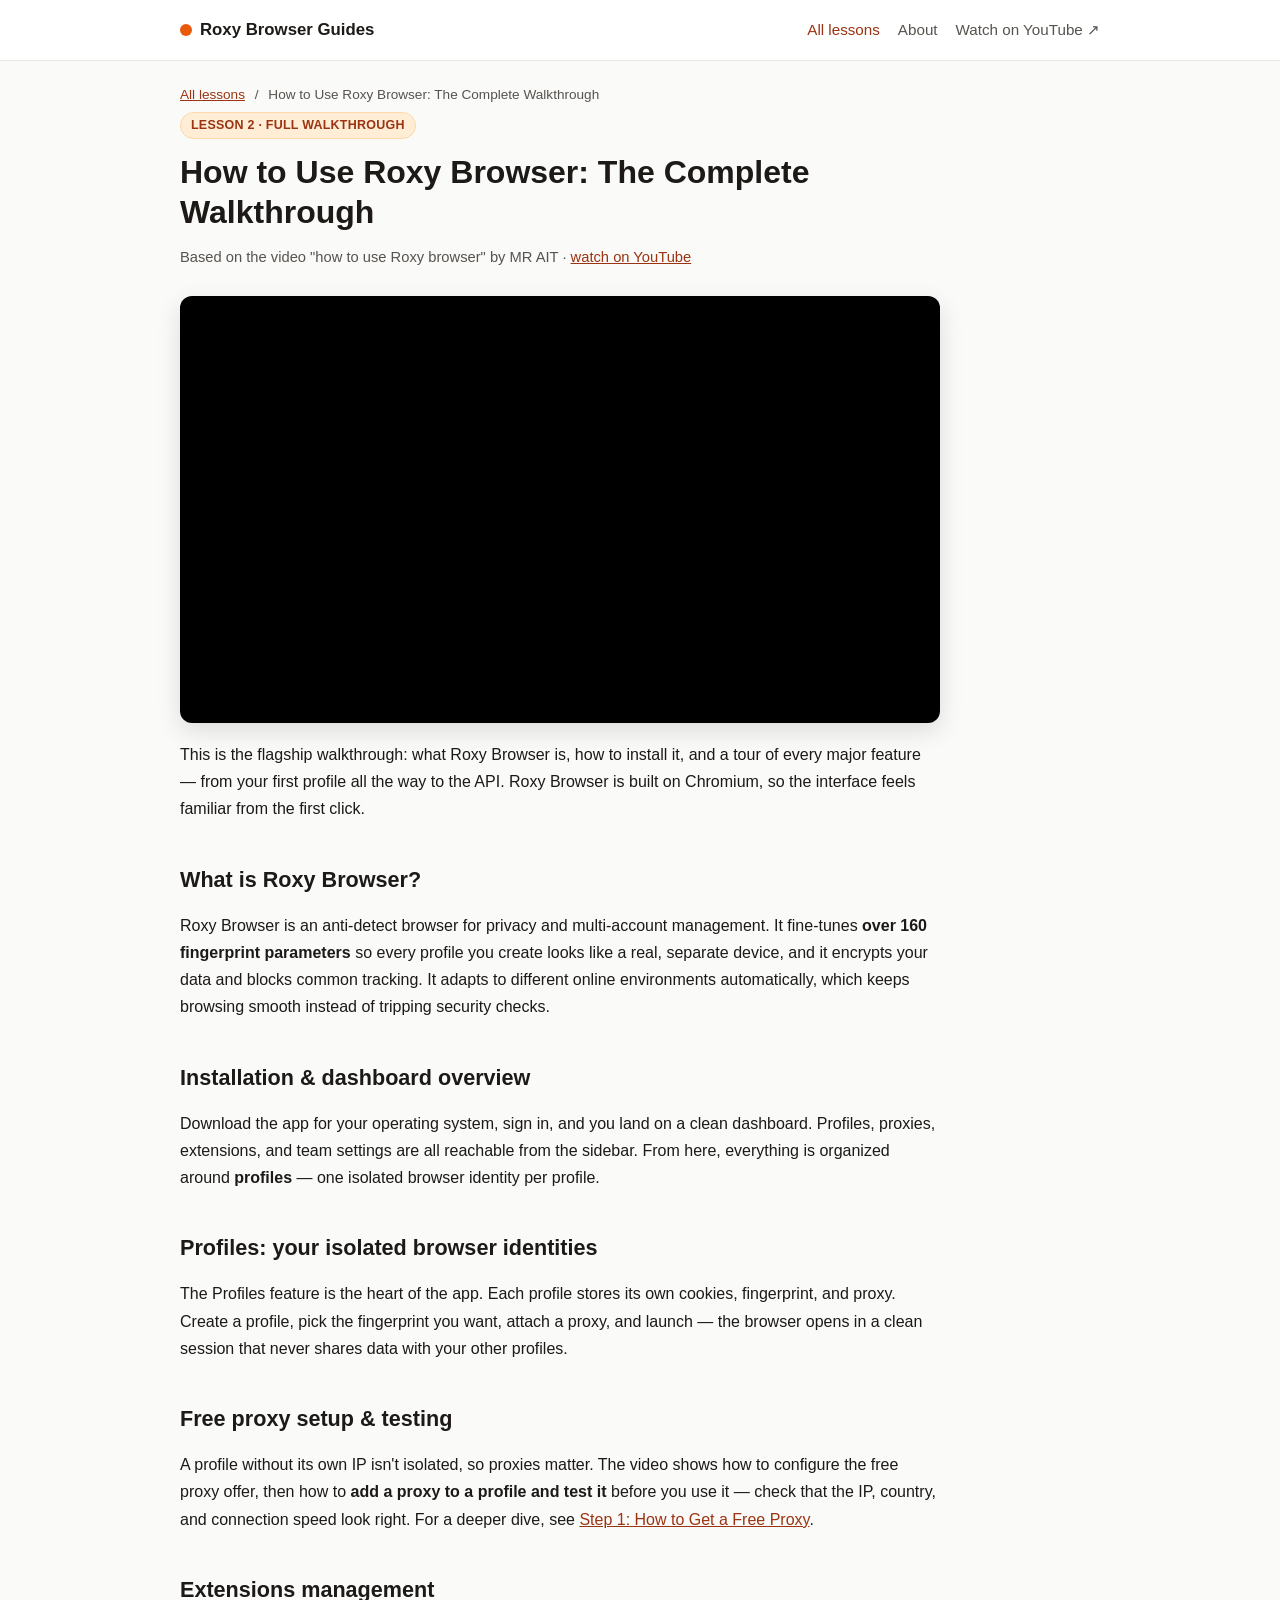
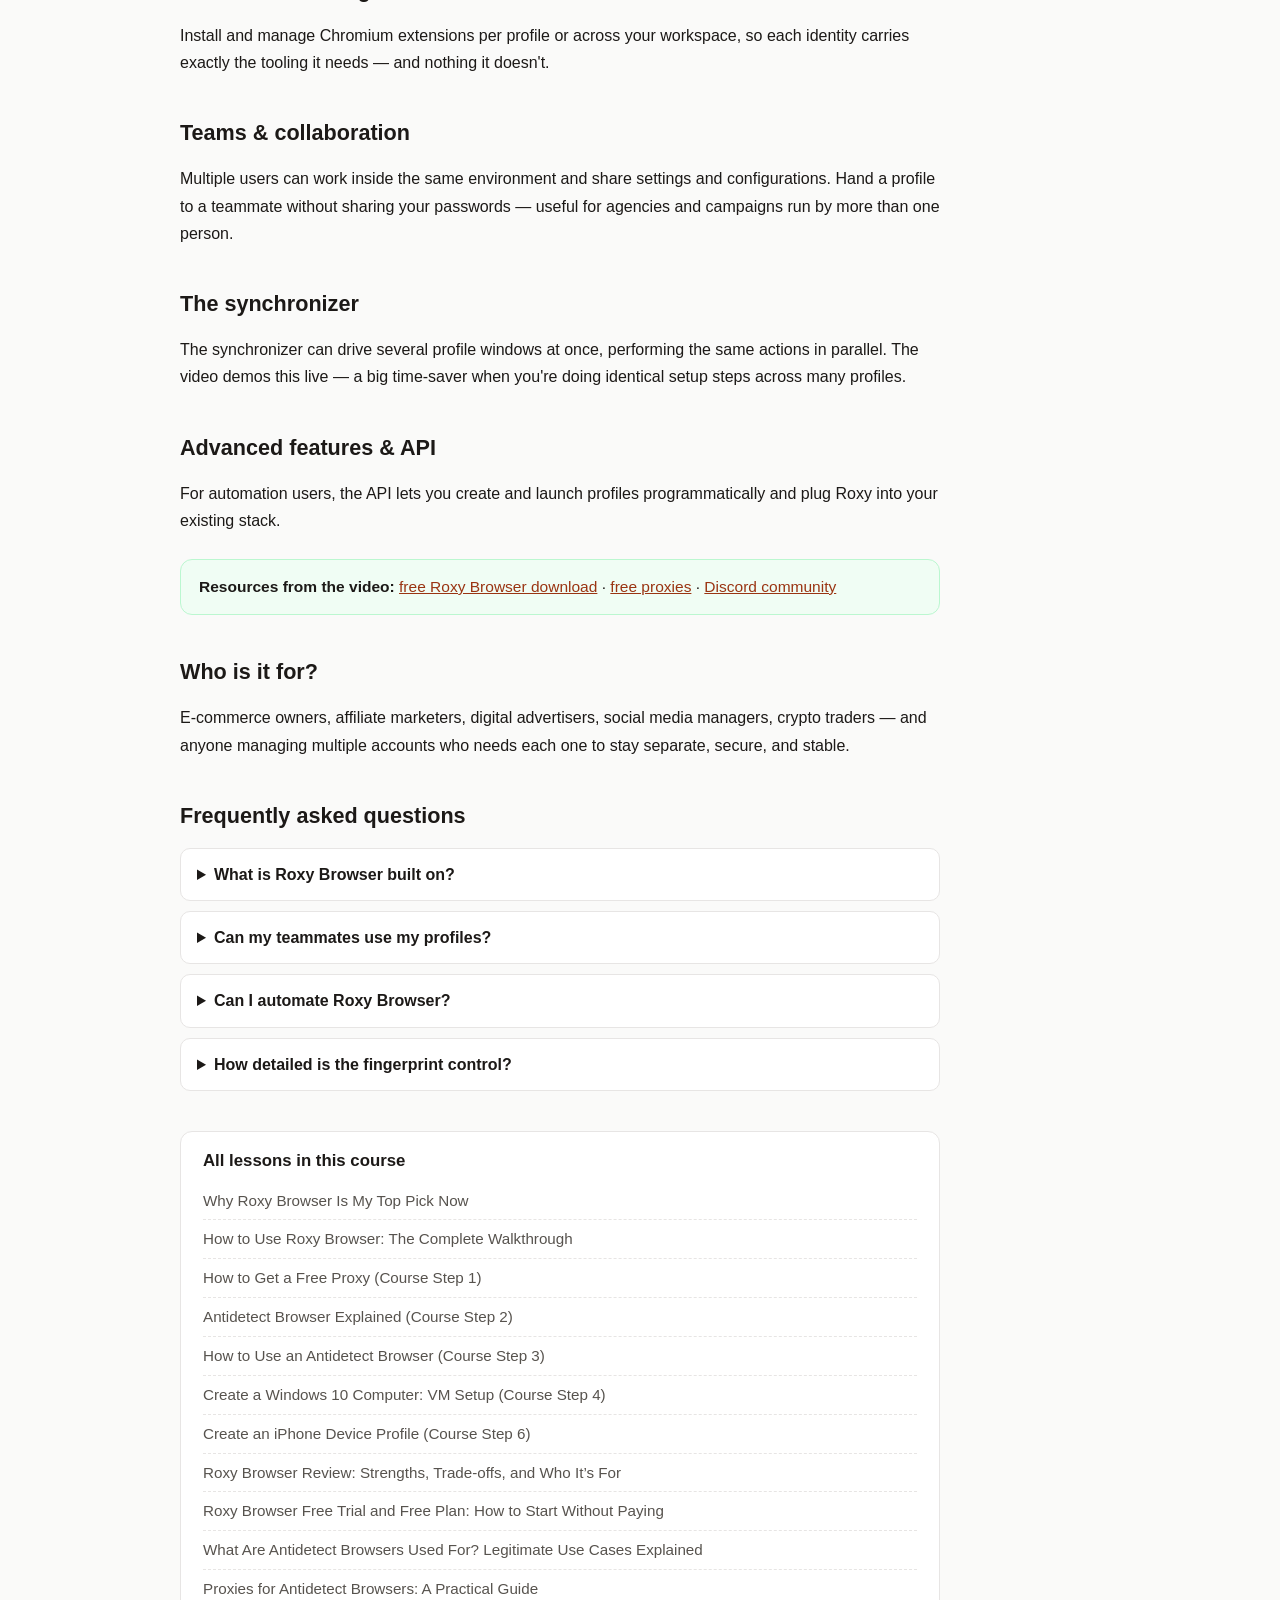
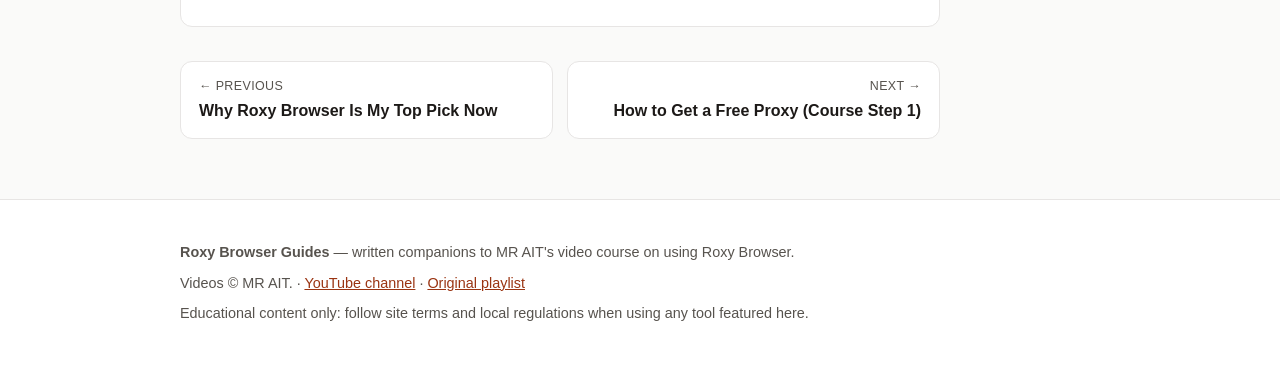
<file: guides/how-to-use-roxy-browser.html>
<!DOCTYPE html>
<html lang="en">
<head>
<meta charset="utf-8">
<meta name="viewport" content="width=device-width, initial-scale=1">
<title>How to Use Roxy Browser: The Complete Walkthrough — Roxy Browser Guides</title>
<meta name="description" content="Installation, the dashboard, profiles, free proxy setup, extensions, teams, the synchronizer, and the API — the whole product in one guide.">
<meta name="google-site-verification" content="36pb8IPRRwSPMd5rkoVs9BLezMyI7jY3Jf77o13JfJ8">
<meta property="og:title" content="How to Use Roxy Browser: The Complete Walkthrough — Roxy Browser Guides">
<meta property="og:description" content="Installation, the dashboard, profiles, free proxy setup, extensions, teams, the synchronizer, and the API — the whole product in one guide.">
<meta property="og:type" content="article">
<meta property="og:image" content="https://i.ytimg.com/vi/3GObFlyVRl0/hqdefault.jpg">
<meta property="og:site_name" content="Roxy Browser Guides">
<link rel="stylesheet" href="../css/style.css">
<script type="application/ld+json">{
  "@context": "https://schema.org",
  "@type": "VideoObject",
  "name": "How to Use Roxy Browser: The Complete Walkthrough",
  "description": "Installation, the dashboard, profiles, free proxy setup, extensions, teams, the synchronizer, and the API \u2014 the whole product in one guide.",
  "thumbnailUrl": [
    "https://i.ytimg.com/vi/3GObFlyVRl0/hqdefault.jpg"
  ],
  "embedUrl": "https://www.youtube-nocookie.com/embed/3GObFlyVRl0",
  "author": {
    "@type": "Person",
    "name": "MR AIT",
    "url": "https://www.youtube.com/@mrait"
  }
}</script>
</head>
<body>
<header class="site-head">
  <div class="wrap"><a class="brand" href="../index.html"><span class="dot"></span>Roxy Browser Guides</a>
<nav>
  <a class="active" href="../index.html">All lessons</a>
  <a href="../about.html">About</a>
  <a href="https://www.youtube.com/playlist?list=PLxY412qgkijKLUO1Gplz2q0MyCQC59Vnt" target="_blank" rel="noopener">Watch on YouTube ↗</a>
</nav></div>
</header>
<main class="wrap">
  <nav class="crumbs"><a href="../index.html">All lessons</a> <span>/</span> How to Use Roxy Browser: The Complete Walkthrough</nav>
  <article>
    <span class="pill">Lesson 2 · Full Walkthrough</span>
    <h1>How to Use Roxy Browser: The Complete Walkthrough</h1>
    <p class="byline">Based on the video "how to use Roxy browser" by MR AIT · <a href="https://youtu.be/3GObFlyVRl0" target="_blank" rel="noopener">watch on YouTube</a></p>
    <div class="video-wrap"><iframe src="https://www.youtube-nocookie.com/embed/3GObFlyVRl0" title="How to Use Roxy Browser: The Complete Walkthrough — video" loading="lazy" allow="accelerometer; autoplay; clipboard-write; encrypted-media; gyroscope; picture-in-picture; web-share" referrerpolicy="strict-origin-when-cross-origin" allowfullscreen></iframe></div>
    
<p>This is the flagship walkthrough: what Roxy Browser is, how to install it, and a tour of every major feature — from your first profile all the way to the API. Roxy Browser is built on Chromium, so the interface feels familiar from the first click.</p>

<h2>What is Roxy Browser?</h2>
<p>Roxy Browser is an anti-detect browser for privacy and multi-account management. It fine-tunes <strong>over 160 fingerprint parameters</strong> so every profile you create looks like a real, separate device, and it encrypts your data and blocks common tracking. It adapts to different online environments automatically, which keeps browsing smooth instead of tripping security checks.</p>

<h2>Installation &amp; dashboard overview</h2>
<p>Download the app for your operating system, sign in, and you land on a clean dashboard. Profiles, proxies, extensions, and team settings are all reachable from the sidebar. From here, everything is organized around <strong>profiles</strong> — one isolated browser identity per profile.</p>

<h2>Profiles: your isolated browser identities</h2>
<p>The Profiles feature is the heart of the app. Each profile stores its own cookies, fingerprint, and proxy. Create a profile, pick the fingerprint you want, attach a proxy, and launch — the browser opens in a clean session that never shares data with your other profiles.</p>

<h2>Free proxy setup &amp; testing</h2>
<p>A profile without its own IP isn't isolated, so proxies matter. The video shows how to configure the free proxy offer, then how to <strong>add a proxy to a profile and test it</strong> before you use it — check that the IP, country, and connection speed look right. For a deeper dive, see <a href="free-proxy-guide.html">Step 1: How to Get a Free Proxy</a>.</p>

<h2>Extensions management</h2>
<p>Install and manage Chromium extensions per profile or across your workspace, so each identity carries exactly the tooling it needs — and nothing it doesn't.</p>

<h2>Teams &amp; collaboration</h2>
<p>Multiple users can work inside the same environment and share settings and configurations. Hand a profile to a teammate without sharing your passwords — useful for agencies and campaigns run by more than one person.</p>

<h2>The synchronizer</h2>
<p>The synchronizer can drive several profile windows at once, performing the same actions in parallel. The video demos this live — a big time-saver when you're doing identical setup steps across many profiles.</p>

<h2>Advanced features &amp; API</h2>
<p>For automation users, the API lets you create and launch profiles programmatically and plug Roxy into your existing stack.</p>

<div class="callout callout-tip">
  <strong>Resources from the video:</strong>
  <a href="https://mrait.ca/go/freebrowser" rel="nofollow noopener" target="_blank">free Roxy Browser download</a> ·
  <a href="https://mrait.ca/go/freeproxy" rel="nofollow noopener" target="_blank">free proxies</a> ·
  <a href="https://mrait.ca/go/discord" rel="nofollow noopener" target="_blank">Discord community</a>
</div>

<h2>Who is it for?</h2>
<p>E-commerce owners, affiliate marketers, digital advertisers, social media managers, crypto traders — and anyone managing multiple accounts who needs each one to stay separate, secure, and stable.</p>

    <h2 id="faq">Frequently asked questions</h2><div class="faq"><details class="faq-item"><summary>What is Roxy Browser built on?</summary><p>Chromium — so the interface, shortcuts, and extension ecosystem feel exactly like Chrome from day one.</p></details><details class="faq-item"><summary>Can my teammates use my profiles?</summary><p>Yes. The Teams feature lets multiple users work in the same environment and share settings, so you can hand a profile to a teammate without sharing passwords.</p></details><details class="faq-item"><summary>Can I automate Roxy Browser?</summary><p>Two ways: the synchronizer performs the same actions across several profile windows in parallel, and the API lets you create and launch profiles programmatically from your own tooling.</p></details><details class="faq-item"><summary>How detailed is the fingerprint control?</summary><p>The course cites more than 160 fine-tunable fingerprint parameters per profile, from user agent and screen data to the deeper signals sites use for detection.</p></details></div>
  </article>
  <aside class="lesson-list">
    <h2>All lessons in this course</h2>
    <a href="index.html#how-to-use-roxy-browser">Why Roxy Browser Is My Top Pick Now</a><a href="index.html#how-to-use-roxy-browser">How to Use Roxy Browser: The Complete Walkthrough</a><a href="index.html#how-to-use-roxy-browser">How to Get a Free Proxy (Course Step 1)</a><a href="index.html#how-to-use-roxy-browser">Antidetect Browser Explained (Course Step 2)</a><a href="index.html#how-to-use-roxy-browser">How to Use an Antidetect Browser (Course Step 3)</a><a href="index.html#how-to-use-roxy-browser">Create a Windows 10 Computer: VM Setup (Course Step 4)</a><a href="index.html#how-to-use-roxy-browser">Create an iPhone Device Profile (Course Step 6)</a><a href="index.html#how-to-use-roxy-browser">Roxy Browser Review: Strengths, Trade-offs, and Who It’s For</a><a href="index.html#how-to-use-roxy-browser">Roxy Browser Free Trial and Free Plan: How to Start Without Paying</a><a href="index.html#how-to-use-roxy-browser">What Are Antidetect Browsers Used For? Legitimate Use Cases Explained</a><a href="index.html#how-to-use-roxy-browser">Proxies for Antidetect Browsers: A Practical Guide</a>
  </aside>
  <div class="pager-row"><a class="pager prev" href="why-roxy-browser.html"><span>← Previous</span><strong>Why Roxy Browser Is My Top Pick Now</strong></a><a class="pager next" href="free-proxy-guide.html"><span>Next →</span><strong>How to Get a Free Proxy (Course Step 1)</strong></a></div>
</main>
<footer class="site-foot"><div class="wrap"><p><strong>Roxy Browser Guides</strong> — written companions to MR AIT's video course on using Roxy Browser.</p>
<p>Videos © MR AIT. · <a href="https://www.youtube.com/@mrait" target="_blank" rel="noopener">YouTube channel</a> · <a href="https://www.youtube.com/playlist?list=PLxY412qgkijKLUO1Gplz2q0MyCQC59Vnt" target="_blank" rel="noopener">Original playlist</a></p>
<p>Educational content only: follow site terms and local regulations when using any tool featured here.</p></div></footer>
</body>
</html>
</file>
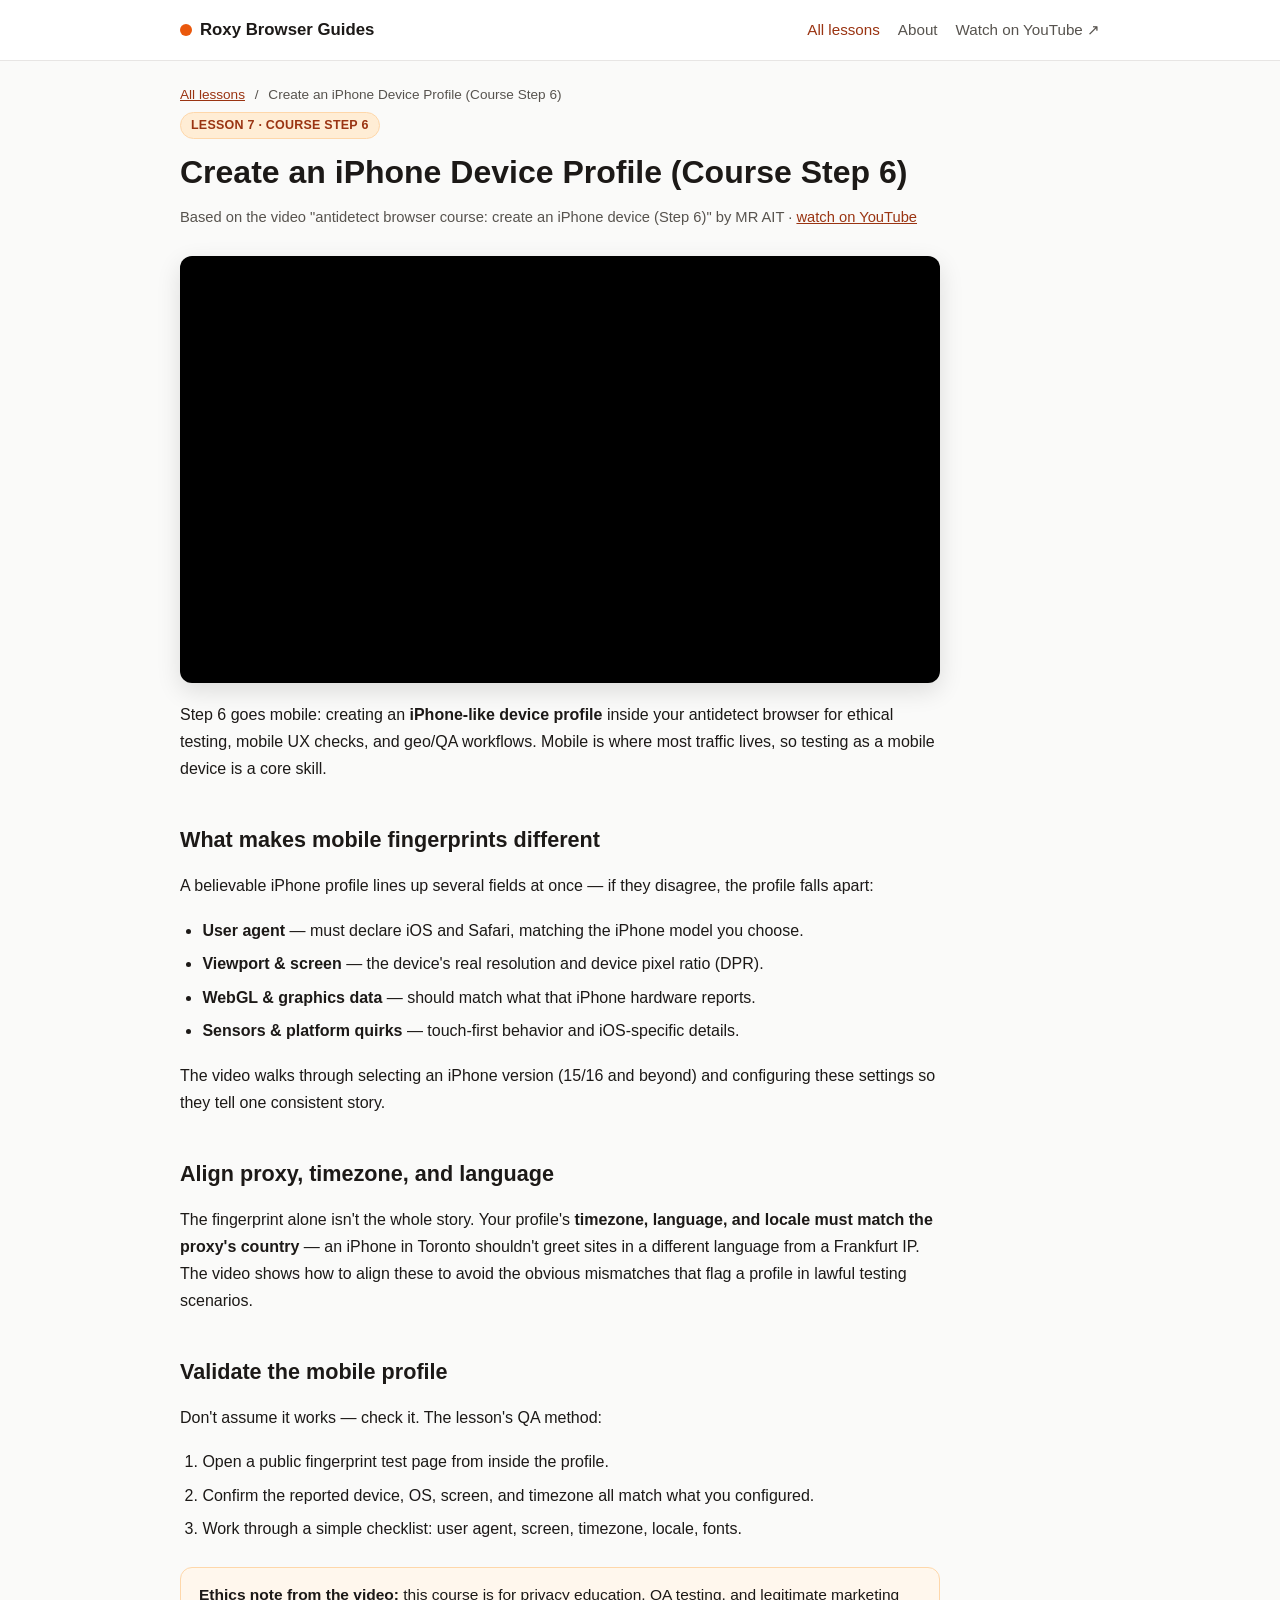
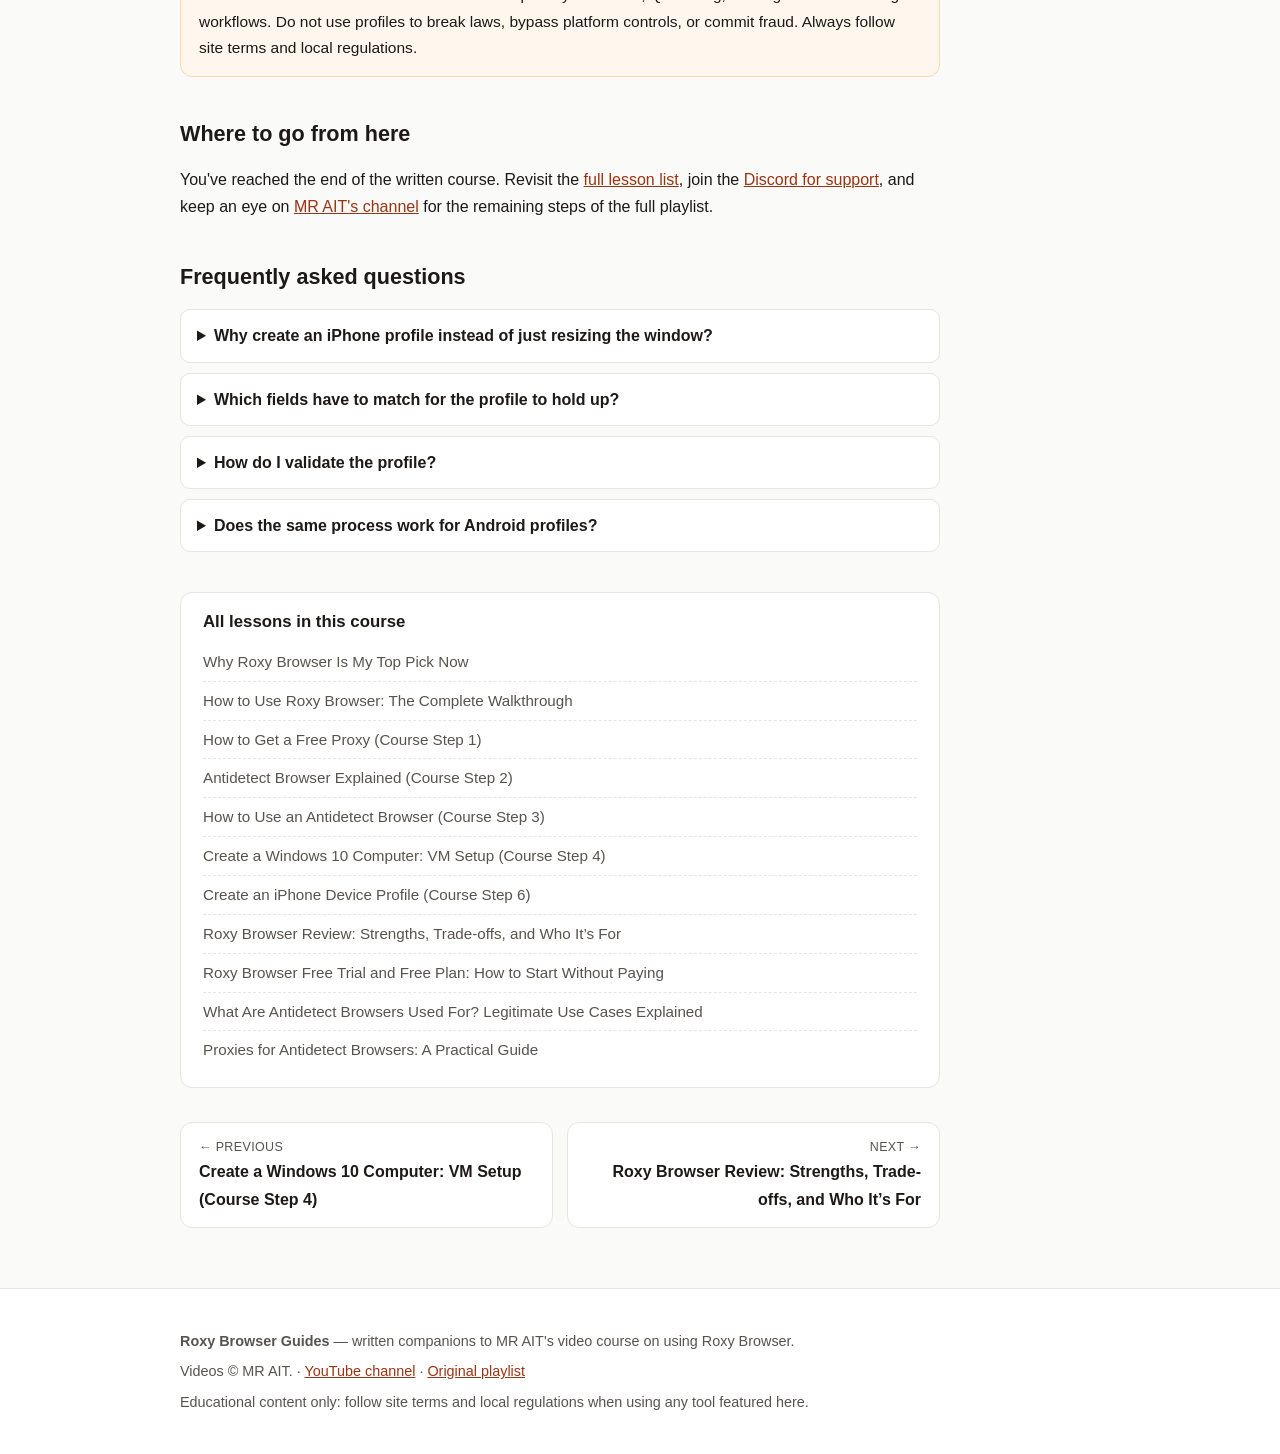
<file: guides/iphone-device-profile.html>
<!DOCTYPE html>
<html lang="en">
<head>
<meta charset="utf-8">
<meta name="viewport" content="width=device-width, initial-scale=1">
<title>Create an iPhone Device Profile (Course Step 6) — Roxy Browser Guides</title>
<meta name="description" content="Mobile fingerprinting: build a consistent iPhone profile, align proxy and timezone, and validate it with public test tools.">
<meta name="google-site-verification" content="36pb8IPRRwSPMd5rkoVs9BLezMyI7jY3Jf77o13JfJ8">
<meta property="og:title" content="Create an iPhone Device Profile (Course Step 6) — Roxy Browser Guides">
<meta property="og:description" content="Mobile fingerprinting: build a consistent iPhone profile, align proxy and timezone, and validate it with public test tools.">
<meta property="og:type" content="article">
<meta property="og:image" content="https://i.ytimg.com/vi/j-Yh7cl0lSg/hqdefault.jpg">
<meta property="og:site_name" content="Roxy Browser Guides">
<link rel="stylesheet" href="../css/style.css">
<script type="application/ld+json">{
  "@context": "https://schema.org",
  "@type": "VideoObject",
  "name": "Create an iPhone Device Profile (Course Step 6)",
  "description": "Mobile fingerprinting: build a consistent iPhone profile, align proxy and timezone, and validate it with public test tools.",
  "thumbnailUrl": [
    "https://i.ytimg.com/vi/j-Yh7cl0lSg/hqdefault.jpg"
  ],
  "embedUrl": "https://www.youtube-nocookie.com/embed/j-Yh7cl0lSg",
  "author": {
    "@type": "Person",
    "name": "MR AIT",
    "url": "https://www.youtube.com/@mrait"
  }
}</script>
</head>
<body>
<header class="site-head">
  <div class="wrap"><a class="brand" href="../index.html"><span class="dot"></span>Roxy Browser Guides</a>
<nav>
  <a class="active" href="../index.html">All lessons</a>
  <a href="../about.html">About</a>
  <a href="https://www.youtube.com/playlist?list=PLxY412qgkijKLUO1Gplz2q0MyCQC59Vnt" target="_blank" rel="noopener">Watch on YouTube ↗</a>
</nav></div>
</header>
<main class="wrap">
  <nav class="crumbs"><a href="../index.html">All lessons</a> <span>/</span> Create an iPhone Device Profile (Course Step 6)</nav>
  <article>
    <span class="pill">Lesson 7 · Course Step 6</span>
    <h1>Create an iPhone Device Profile (Course Step 6)</h1>
    <p class="byline">Based on the video "antidetect browser course: create an iPhone device (Step 6)" by MR AIT · <a href="https://youtu.be/j-Yh7cl0lSg" target="_blank" rel="noopener">watch on YouTube</a></p>
    <div class="video-wrap"><iframe src="https://www.youtube-nocookie.com/embed/j-Yh7cl0lSg" title="Create an iPhone Device Profile (Course Step 6) — video" loading="lazy" allow="accelerometer; autoplay; clipboard-write; encrypted-media; gyroscope; picture-in-picture; web-share" referrerpolicy="strict-origin-when-cross-origin" allowfullscreen></iframe></div>
    
<p>Step 6 goes mobile: creating an <strong>iPhone-like device profile</strong> inside your antidetect browser for ethical testing, mobile UX checks, and geo/QA workflows. Mobile is where most traffic lives, so testing as a mobile device is a core skill.</p>

<h2>What makes mobile fingerprints different</h2>
<p>A believable iPhone profile lines up several fields at once — if they disagree, the profile falls apart:</p>
<ul>
  <li><strong>User agent</strong> — must declare iOS and Safari, matching the iPhone model you choose.</li>
  <li><strong>Viewport &amp; screen</strong> — the device's real resolution and device pixel ratio (DPR).</li>
  <li><strong>WebGL &amp; graphics data</strong> — should match what that iPhone hardware reports.</li>
  <li><strong>Sensors &amp; platform quirks</strong> — touch-first behavior and iOS-specific details.</li>
</ul>
<p>The video walks through selecting an iPhone version (15/16 and beyond) and configuring these settings so they tell one consistent story.</p>

<h2>Align proxy, timezone, and language</h2>
<p>The fingerprint alone isn't the whole story. Your profile's <strong>timezone, language, and locale must match the proxy's country</strong> — an iPhone in Toronto shouldn't greet sites in a different language from a Frankfurt IP. The video shows how to align these to avoid the obvious mismatches that flag a profile in lawful testing scenarios.</p>

<h2>Validate the mobile profile</h2>
<p>Don't assume it works — check it. The lesson's QA method:</p>
<ol>
  <li>Open a public fingerprint test page from inside the profile.</li>
  <li>Confirm the reported device, OS, screen, and timezone all match what you configured.</li>
  <li>Work through a simple checklist: user agent, screen, timezone, locale, fonts.</li>
</ol>

<div class="callout callout-warn">
  <strong>Ethics note from the video:</strong> this course is for privacy education, QA testing, and legitimate marketing workflows. Do not use profiles to break laws, bypass platform controls, or commit fraud. Always follow site terms and local regulations.
</div>

<h2>Where to go from here</h2>
<p>You've reached the end of the written course. Revisit the <a href="index.html">full lesson list</a>, join the <a href="https://mrait.ca/go/discord" rel="nofollow noopener" target="_blank">Discord for support</a>, and keep an eye on <a href="https://www.youtube.com/@mrait" rel="nofollow noopener" target="_blank">MR AIT's channel</a> for the remaining steps of the full playlist.</p>

    <h2 id="faq">Frequently asked questions</h2><div class="faq"><details class="faq-item"><summary>Why create an iPhone profile instead of just resizing the window?</summary><p>Because resizing changes the viewport but none of the deeper signals — WebGL data, platform quirks, touch behavior, device pixel ratio. A real iPhone profile lines all of them up consistently.</p></details><details class="faq-item"><summary>Which fields have to match for the profile to hold up?</summary><p>User agent, screen resolution and DPR, WebGL output, timezone, and language/locale — the video’s QA checklist walks through verifying each one.</p></details><details class="faq-item"><summary>How do I validate the profile?</summary><p>Open a public fingerprint test page from inside the profile and confirm the reported device, OS, screen, and timezone match what you configured. Don’t assume — check.</p></details><details class="faq-item"><summary>Does the same process work for Android profiles?</summary><p>The same principles apply — consistent user agent, screen data, and locale — but the course’s walkthrough targets iPhone profiles specifically.</p></details></div>
  </article>
  <aside class="lesson-list">
    <h2>All lessons in this course</h2>
    <a href="index.html#iphone-device-profile">Why Roxy Browser Is My Top Pick Now</a><a href="index.html#iphone-device-profile">How to Use Roxy Browser: The Complete Walkthrough</a><a href="index.html#iphone-device-profile">How to Get a Free Proxy (Course Step 1)</a><a href="index.html#iphone-device-profile">Antidetect Browser Explained (Course Step 2)</a><a href="index.html#iphone-device-profile">How to Use an Antidetect Browser (Course Step 3)</a><a href="index.html#iphone-device-profile">Create a Windows 10 Computer: VM Setup (Course Step 4)</a><a href="index.html#iphone-device-profile">Create an iPhone Device Profile (Course Step 6)</a><a href="index.html#iphone-device-profile">Roxy Browser Review: Strengths, Trade-offs, and Who It’s For</a><a href="index.html#iphone-device-profile">Roxy Browser Free Trial and Free Plan: How to Start Without Paying</a><a href="index.html#iphone-device-profile">What Are Antidetect Browsers Used For? Legitimate Use Cases Explained</a><a href="index.html#iphone-device-profile">Proxies for Antidetect Browsers: A Practical Guide</a>
  </aside>
  <div class="pager-row"><a class="pager prev" href="windows-10-vm-setup.html"><span>← Previous</span><strong>Create a Windows 10 Computer: VM Setup (Course Step 4)</strong></a><a class="pager next" href="roxy-browser-review.html"><span>Next →</span><strong>Roxy Browser Review: Strengths, Trade-offs, and Who It’s For</strong></a></div>
</main>
<footer class="site-foot"><div class="wrap"><p><strong>Roxy Browser Guides</strong> — written companions to MR AIT's video course on using Roxy Browser.</p>
<p>Videos © MR AIT. · <a href="https://www.youtube.com/@mrait" target="_blank" rel="noopener">YouTube channel</a> · <a href="https://www.youtube.com/playlist?list=PLxY412qgkijKLUO1Gplz2q0MyCQC59Vnt" target="_blank" rel="noopener">Original playlist</a></p>
<p>Educational content only: follow site terms and local regulations when using any tool featured here.</p></div></footer>
</body>
</html>
</file>
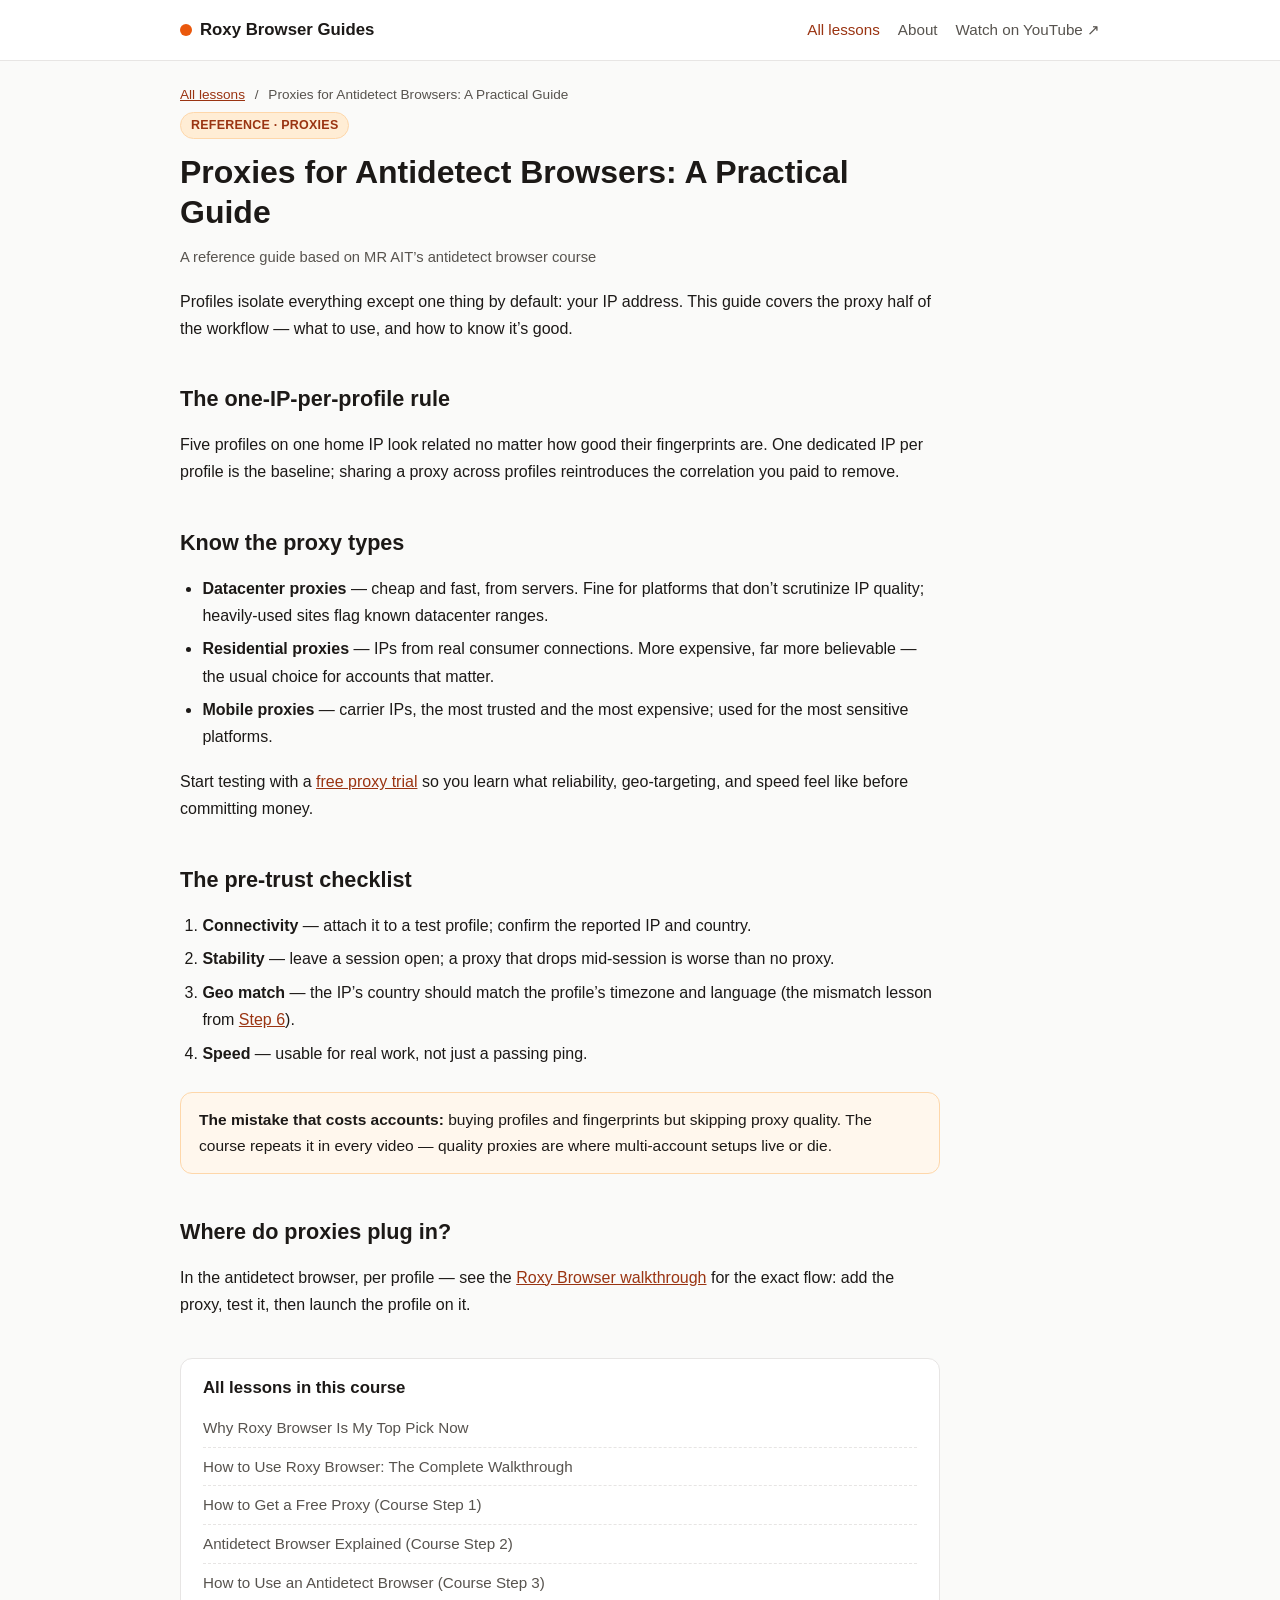
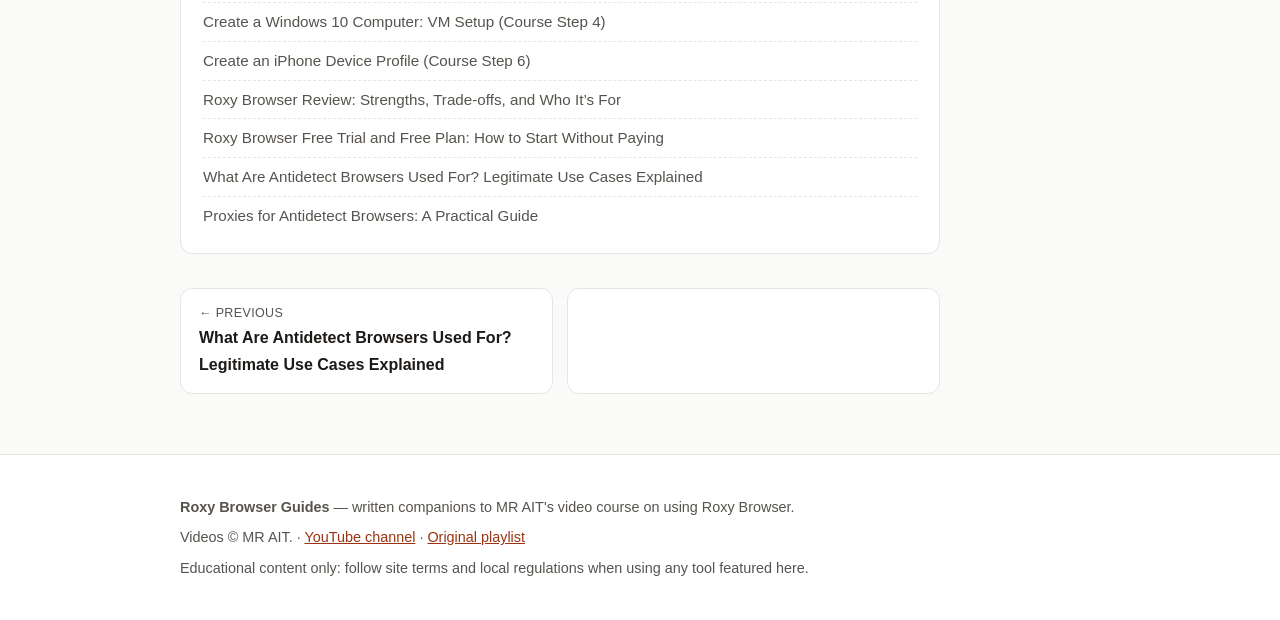
<file: guides/proxies-for-antidetect-browser.html>
<!DOCTYPE html>
<html lang="en">
<head>
<meta charset="utf-8">
<meta name="viewport" content="width=device-width, initial-scale=1">
<title>Proxies for Antidetect Browsers: A Practical Guide — Roxy Browser Guides</title>
<meta name="description" content="Why every profile needs its own IP, which proxy types exist, and how to test one before trusting it with a real account.">
<meta name="google-site-verification" content="36pb8IPRRwSPMd5rkoVs9BLezMyI7jY3Jf77o13JfJ8">
<meta property="og:title" content="Proxies for Antidetect Browsers: A Practical Guide — Roxy Browser Guides">
<meta property="og:description" content="Why every profile needs its own IP, which proxy types exist, and how to test one before trusting it with a real account.">
<meta property="og:type" content="article">
<meta property="og:image" content="https://i.ytimg.com/vi/reYLen8x8Uo/hqdefault.jpg">
<meta property="og:site_name" content="Roxy Browser Guides">
<link rel="stylesheet" href="../css/style.css">

</head>
<body>
<header class="site-head">
  <div class="wrap"><a class="brand" href="../index.html"><span class="dot"></span>Roxy Browser Guides</a>
<nav>
  <a class="active" href="../index.html">All lessons</a>
  <a href="../about.html">About</a>
  <a href="https://www.youtube.com/playlist?list=PLxY412qgkijKLUO1Gplz2q0MyCQC59Vnt" target="_blank" rel="noopener">Watch on YouTube ↗</a>
</nav></div>
</header>
<main class="wrap">
  <nav class="crumbs"><a href="../index.html">All lessons</a> <span>/</span> Proxies for Antidetect Browsers: A Practical Guide</nav>
  <article>
    <span class="pill">Reference · Proxies</span>
    <h1>Proxies for Antidetect Browsers: A Practical Guide</h1>
    <p class="byline">A reference guide based on MR AIT’s antidetect browser course</p>
    
    
<p>Profiles isolate everything except one thing by default: your IP address. This guide covers the proxy half of the workflow — what to use, and how to know it’s good.</p>

<h2>The one-IP-per-profile rule</h2>
<p>Five profiles on one home IP look related no matter how good their fingerprints are. One dedicated IP per profile is the baseline; sharing a proxy across profiles reintroduces the correlation you paid to remove.</p>

<h2>Know the proxy types</h2>
<ul>
  <li><strong>Datacenter proxies</strong> — cheap and fast, from servers. Fine for platforms that don’t scrutinize IP quality; heavily-used sites flag known datacenter ranges.</li>
  <li><strong>Residential proxies</strong> — IPs from real consumer connections. More expensive, far more believable — the usual choice for accounts that matter.</li>
  <li><strong>Mobile proxies</strong> — carrier IPs, the most trusted and the most expensive; used for the most sensitive platforms.</li>
</ul>
<p>Start testing with a <a href="free-proxy-guide.html">free proxy trial</a> so you learn what reliability, geo-targeting, and speed feel like before committing money.</p>

<h2>The pre-trust checklist</h2>
<ol>
  <li><strong>Connectivity</strong> — attach it to a test profile; confirm the reported IP and country.</li>
  <li><strong>Stability</strong> — leave a session open; a proxy that drops mid-session is worse than no proxy.</li>
  <li><strong>Geo match</strong> — the IP’s country should match the profile’s timezone and language (the mismatch lesson from <a href="iphone-device-profile.html">Step 6</a>).</li>
  <li><strong>Speed</strong> — usable for real work, not just a passing ping.</li>
</ol>

<div class="callout callout-warn">
  <strong>The mistake that costs accounts:</strong> buying profiles and fingerprints but skipping proxy quality. The course repeats it in every video — quality proxies are where multi-account setups live or die.
</div>

<h2>Where do proxies plug in?</h2>
<p>In the antidetect browser, per profile — see the <a href="how-to-use-roxy-browser.html">Roxy Browser walkthrough</a> for the exact flow: add the proxy, test it, then launch the profile on it.</p>

    
  </article>
  <aside class="lesson-list">
    <h2>All lessons in this course</h2>
    <a href="index.html#proxies-for-antidetect-browser">Why Roxy Browser Is My Top Pick Now</a><a href="index.html#proxies-for-antidetect-browser">How to Use Roxy Browser: The Complete Walkthrough</a><a href="index.html#proxies-for-antidetect-browser">How to Get a Free Proxy (Course Step 1)</a><a href="index.html#proxies-for-antidetect-browser">Antidetect Browser Explained (Course Step 2)</a><a href="index.html#proxies-for-antidetect-browser">How to Use an Antidetect Browser (Course Step 3)</a><a href="index.html#proxies-for-antidetect-browser">Create a Windows 10 Computer: VM Setup (Course Step 4)</a><a href="index.html#proxies-for-antidetect-browser">Create an iPhone Device Profile (Course Step 6)</a><a href="index.html#proxies-for-antidetect-browser">Roxy Browser Review: Strengths, Trade-offs, and Who It’s For</a><a href="index.html#proxies-for-antidetect-browser">Roxy Browser Free Trial and Free Plan: How to Start Without Paying</a><a href="index.html#proxies-for-antidetect-browser">What Are Antidetect Browsers Used For? Legitimate Use Cases Explained</a><a href="index.html#proxies-for-antidetect-browser">Proxies for Antidetect Browsers: A Practical Guide</a>
  </aside>
  <div class="pager-row"><a class="pager prev" href="antidetect-browser-use-cases.html"><span>← Previous</span><strong>What Are Antidetect Browsers Used For? Legitimate Use Cases Explained</strong></a><span class="pager next"></span></div>
</main>
<footer class="site-foot"><div class="wrap"><p><strong>Roxy Browser Guides</strong> — written companions to MR AIT's video course on using Roxy Browser.</p>
<p>Videos © MR AIT. · <a href="https://www.youtube.com/@mrait" target="_blank" rel="noopener">YouTube channel</a> · <a href="https://www.youtube.com/playlist?list=PLxY412qgkijKLUO1Gplz2q0MyCQC59Vnt" target="_blank" rel="noopener">Original playlist</a></p>
<p>Educational content only: follow site terms and local regulations when using any tool featured here.</p></div></footer>
</body>
</html>
</file>
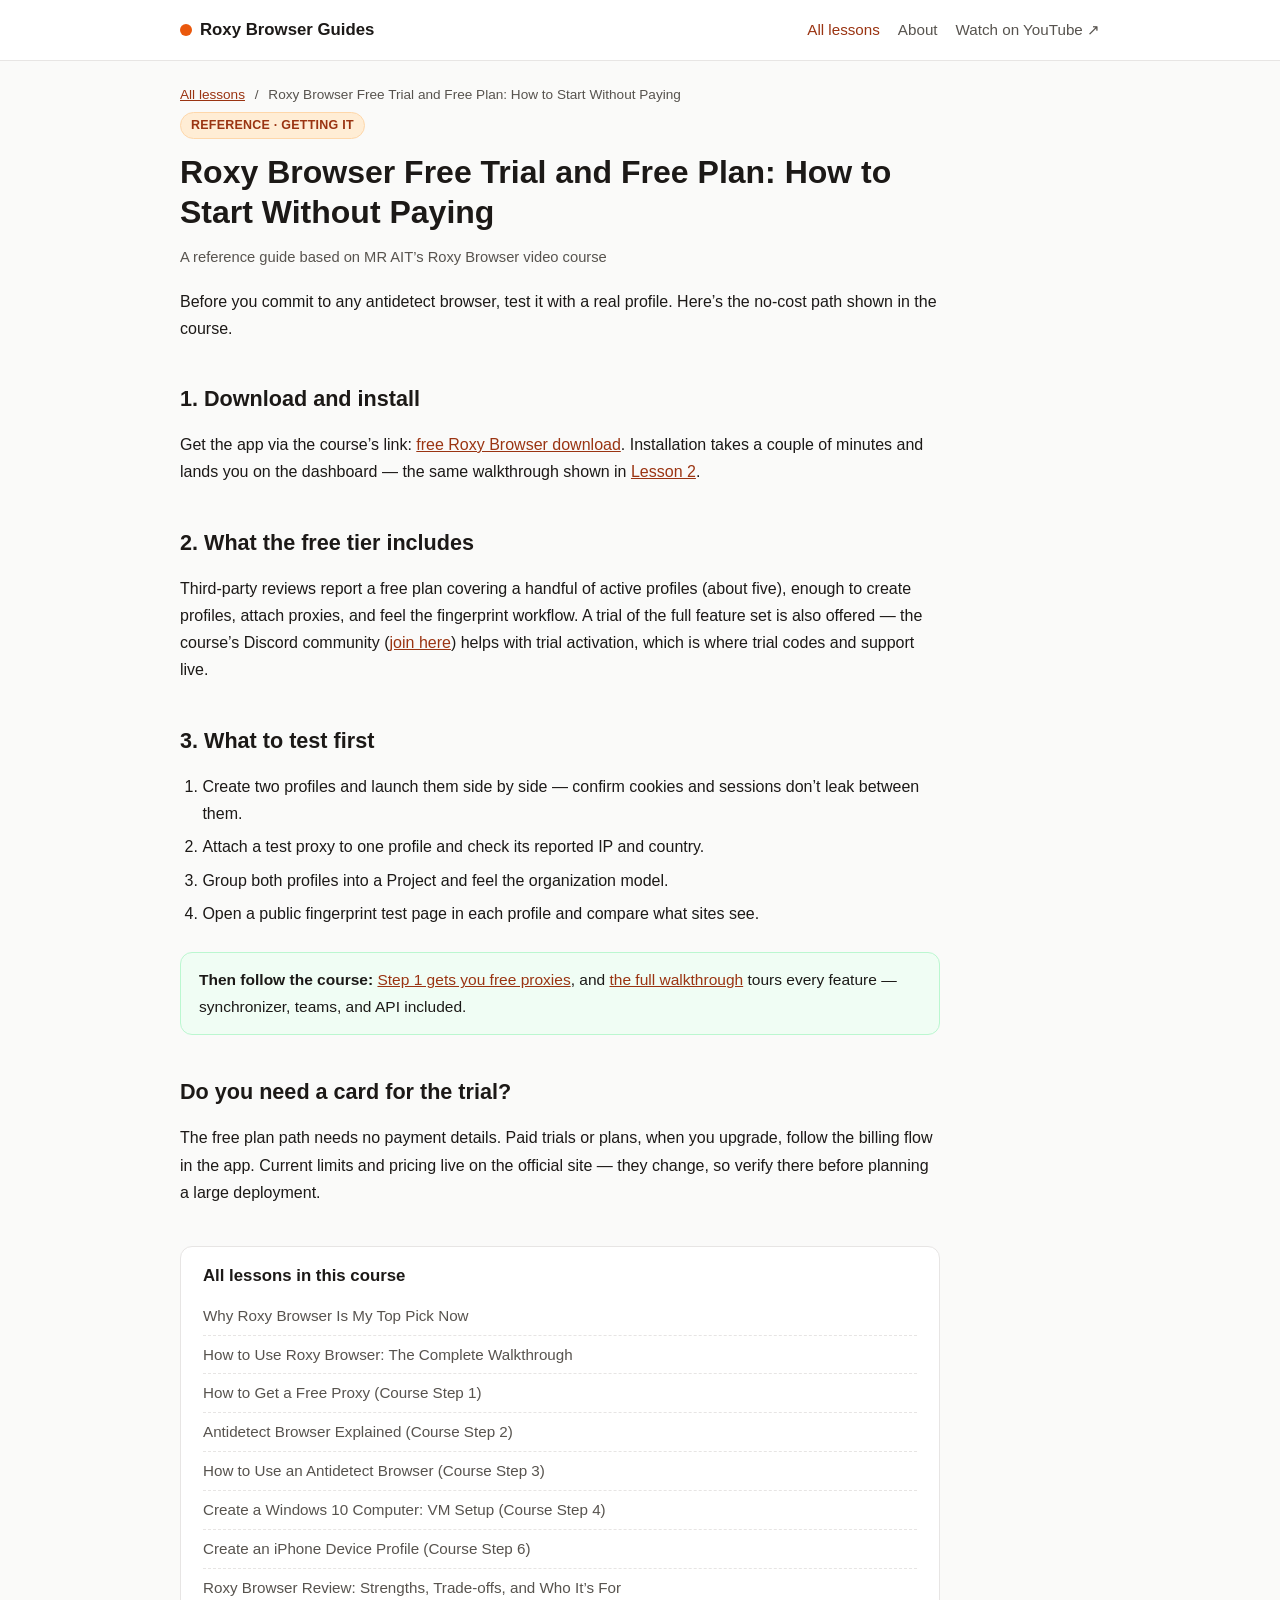
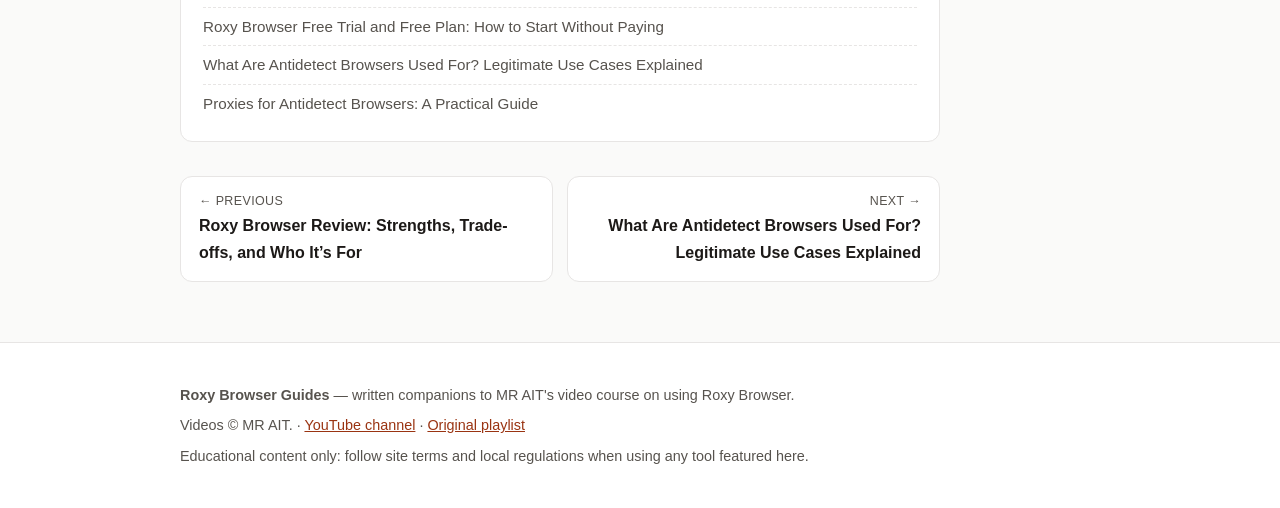
<file: guides/roxy-browser-free-trial.html>
<!DOCTYPE html>
<html lang="en">
<head>
<meta charset="utf-8">
<meta name="viewport" content="width=device-width, initial-scale=1">
<title>Roxy Browser Free Trial and Free Plan: How to Start Without Paying — Roxy Browser Guides</title>
<meta name="description" content="Where to get Roxy Browser, what the free tier includes, and how to activate your trial — the quick start before Lesson 1.">
<meta name="google-site-verification" content="36pb8IPRRwSPMd5rkoVs9BLezMyI7jY3Jf77o13JfJ8">
<meta property="og:title" content="Roxy Browser Free Trial and Free Plan: How to Start Without Paying — Roxy Browser Guides">
<meta property="og:description" content="Where to get Roxy Browser, what the free tier includes, and how to activate your trial — the quick start before Lesson 1.">
<meta property="og:type" content="article">
<meta property="og:image" content="https://i.ytimg.com/vi/reYLen8x8Uo/hqdefault.jpg">
<meta property="og:site_name" content="Roxy Browser Guides">
<link rel="stylesheet" href="../css/style.css">

</head>
<body>
<header class="site-head">
  <div class="wrap"><a class="brand" href="../index.html"><span class="dot"></span>Roxy Browser Guides</a>
<nav>
  <a class="active" href="../index.html">All lessons</a>
  <a href="../about.html">About</a>
  <a href="https://www.youtube.com/playlist?list=PLxY412qgkijKLUO1Gplz2q0MyCQC59Vnt" target="_blank" rel="noopener">Watch on YouTube ↗</a>
</nav></div>
</header>
<main class="wrap">
  <nav class="crumbs"><a href="../index.html">All lessons</a> <span>/</span> Roxy Browser Free Trial and Free Plan: How to Start Without Paying</nav>
  <article>
    <span class="pill">Reference · Getting It</span>
    <h1>Roxy Browser Free Trial and Free Plan: How to Start Without Paying</h1>
    <p class="byline">A reference guide based on MR AIT’s Roxy Browser video course</p>
    
    
<p>Before you commit to any antidetect browser, test it with a real profile. Here’s the no-cost path shown in the course.</p>

<h2>1. Download and install</h2>
<p>Get the app via the course’s link: <a href="https://mrait.ca/go/freebrowser" rel="nofollow noopener" target="_blank">free Roxy Browser download</a>. Installation takes a couple of minutes and lands you on the dashboard — the same walkthrough shown in <a href="how-to-use-roxy-browser.html">Lesson 2</a>.</p>

<h2>2. What the free tier includes</h2>
<p>Third-party reviews report a free plan covering a handful of active profiles (about five), enough to create profiles, attach proxies, and feel the fingerprint workflow. A trial of the full feature set is also offered — the course’s Discord community (<a href="https://mrait.ca/go/discord" rel="nofollow noopener" target="_blank">join here</a>) helps with trial activation, which is where trial codes and support live.</p>

<h2>3. What to test first</h2>
<ol>
  <li>Create two profiles and launch them side by side — confirm cookies and sessions don’t leak between them.</li>
  <li>Attach a test proxy to one profile and check its reported IP and country.</li>
  <li>Group both profiles into a Project and feel the organization model.</li>
  <li>Open a public fingerprint test page in each profile and compare what sites see.</li>
</ol>

<div class="callout callout-tip">
  <strong>Then follow the course:</strong> <a href="free-proxy-guide.html">Step 1 gets you free proxies</a>, and <a href="how-to-use-roxy-browser.html">the full walkthrough</a> tours every feature — synchronizer, teams, and API included.
</div>

<h2>Do you need a card for the trial?</h2>
<p>The free plan path needs no payment details. Paid trials or plans, when you upgrade, follow the billing flow in the app. Current limits and pricing live on the official site — they change, so verify there before planning a large deployment.</p>

    
  </article>
  <aside class="lesson-list">
    <h2>All lessons in this course</h2>
    <a href="index.html#roxy-browser-free-trial">Why Roxy Browser Is My Top Pick Now</a><a href="index.html#roxy-browser-free-trial">How to Use Roxy Browser: The Complete Walkthrough</a><a href="index.html#roxy-browser-free-trial">How to Get a Free Proxy (Course Step 1)</a><a href="index.html#roxy-browser-free-trial">Antidetect Browser Explained (Course Step 2)</a><a href="index.html#roxy-browser-free-trial">How to Use an Antidetect Browser (Course Step 3)</a><a href="index.html#roxy-browser-free-trial">Create a Windows 10 Computer: VM Setup (Course Step 4)</a><a href="index.html#roxy-browser-free-trial">Create an iPhone Device Profile (Course Step 6)</a><a href="index.html#roxy-browser-free-trial">Roxy Browser Review: Strengths, Trade-offs, and Who It’s For</a><a href="index.html#roxy-browser-free-trial">Roxy Browser Free Trial and Free Plan: How to Start Without Paying</a><a href="index.html#roxy-browser-free-trial">What Are Antidetect Browsers Used For? Legitimate Use Cases Explained</a><a href="index.html#roxy-browser-free-trial">Proxies for Antidetect Browsers: A Practical Guide</a>
  </aside>
  <div class="pager-row"><a class="pager prev" href="roxy-browser-review.html"><span>← Previous</span><strong>Roxy Browser Review: Strengths, Trade-offs, and Who It’s For</strong></a><a class="pager next" href="antidetect-browser-use-cases.html"><span>Next →</span><strong>What Are Antidetect Browsers Used For? Legitimate Use Cases Explained</strong></a></div>
</main>
<footer class="site-foot"><div class="wrap"><p><strong>Roxy Browser Guides</strong> — written companions to MR AIT's video course on using Roxy Browser.</p>
<p>Videos © MR AIT. · <a href="https://www.youtube.com/@mrait" target="_blank" rel="noopener">YouTube channel</a> · <a href="https://www.youtube.com/playlist?list=PLxY412qgkijKLUO1Gplz2q0MyCQC59Vnt" target="_blank" rel="noopener">Original playlist</a></p>
<p>Educational content only: follow site terms and local regulations when using any tool featured here.</p></div></footer>
</body>
</html>
</file>
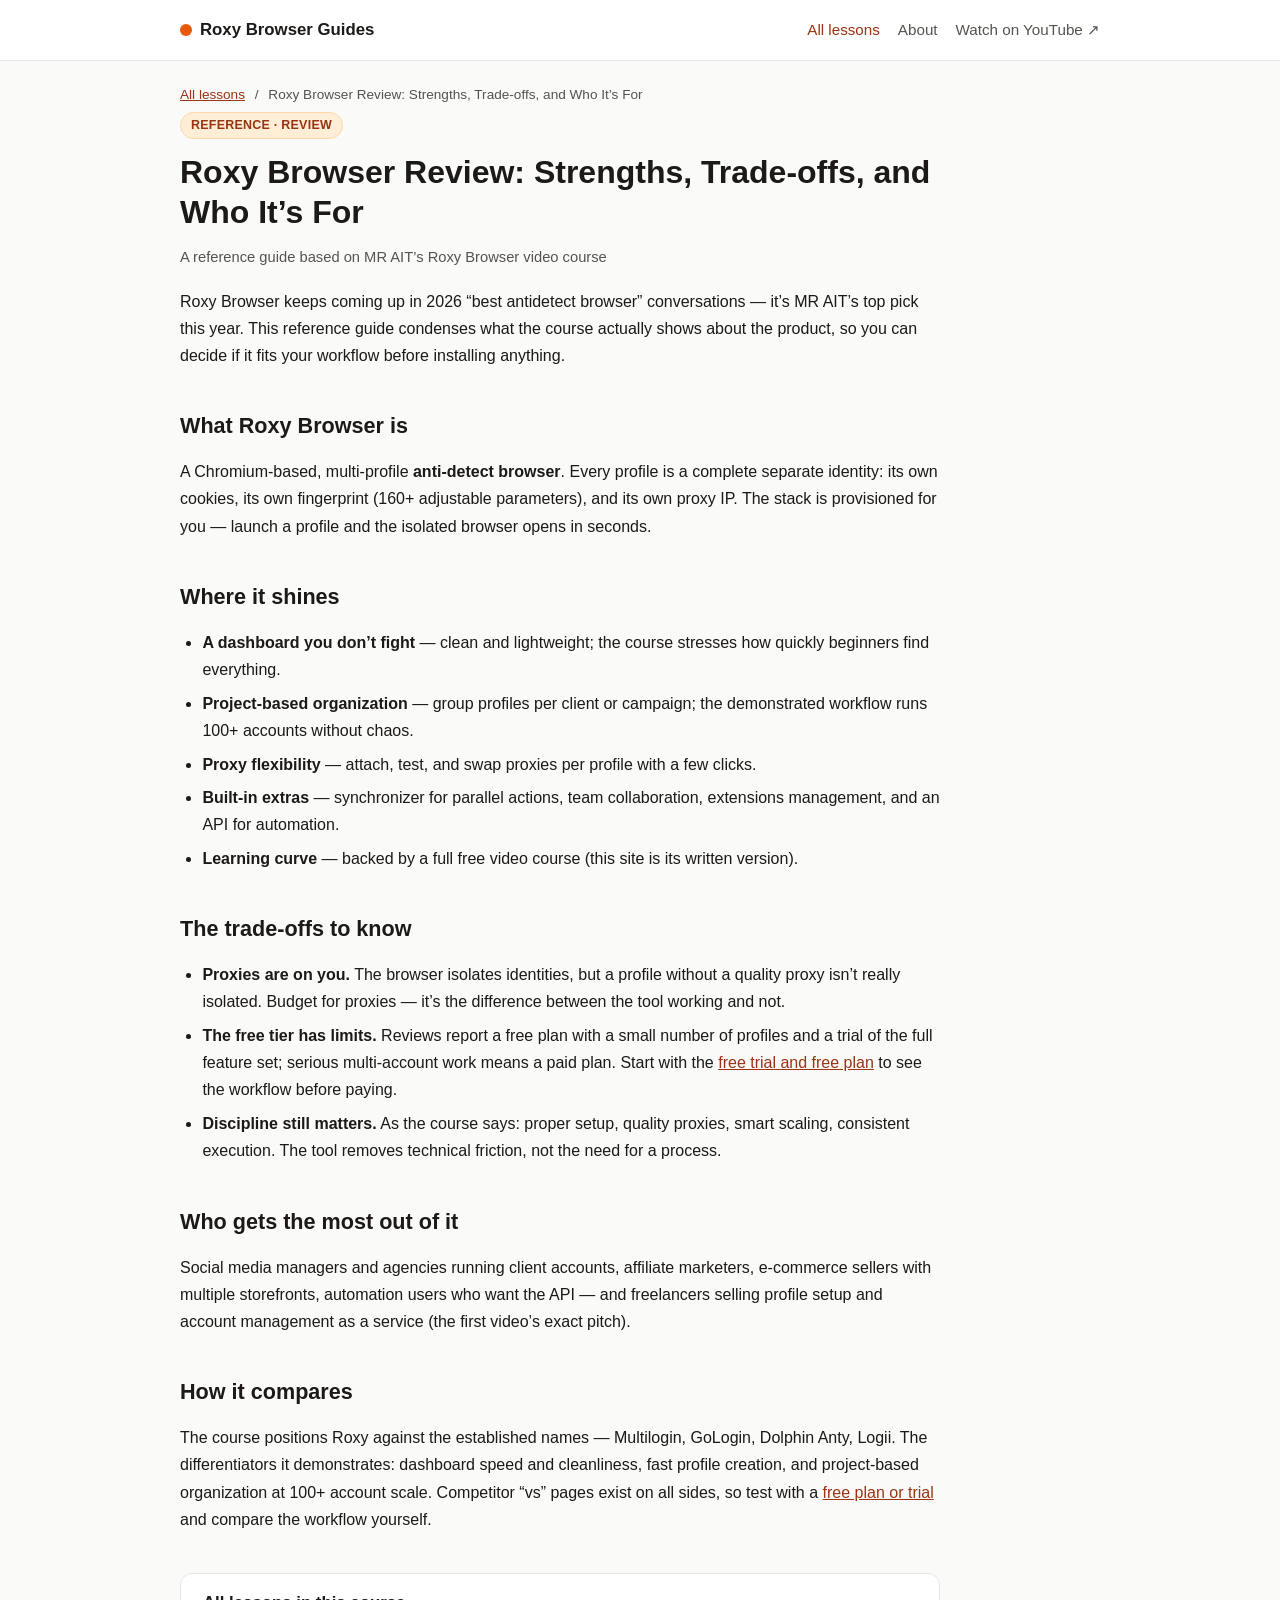
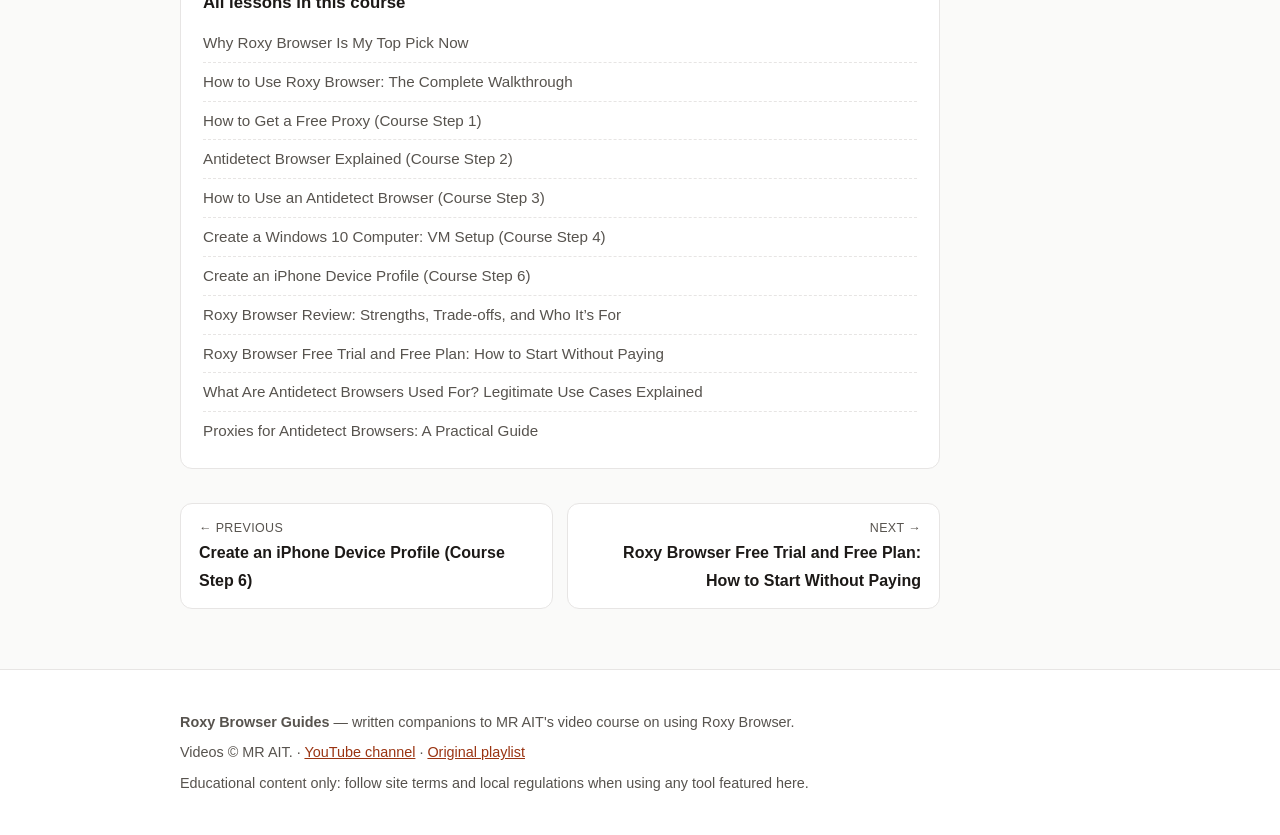
<file: guides/roxy-browser-review.html>
<!DOCTYPE html>
<html lang="en">
<head>
<meta charset="utf-8">
<meta name="viewport" content="width=device-width, initial-scale=1">
<title>Roxy Browser Review: Strengths, Trade-offs, and Who It’s For — Roxy Browser Guides</title>
<meta name="description" content="An honest rundown of what Roxy Browser does well, where it needs care, and which users get the most out of it — based on MR AIT’s course.">
<meta name="google-site-verification" content="36pb8IPRRwSPMd5rkoVs9BLezMyI7jY3Jf77o13JfJ8">
<meta property="og:title" content="Roxy Browser Review: Strengths, Trade-offs, and Who It’s For — Roxy Browser Guides">
<meta property="og:description" content="An honest rundown of what Roxy Browser does well, where it needs care, and which users get the most out of it — based on MR AIT’s course.">
<meta property="og:type" content="article">
<meta property="og:image" content="https://i.ytimg.com/vi/reYLen8x8Uo/hqdefault.jpg">
<meta property="og:site_name" content="Roxy Browser Guides">
<link rel="stylesheet" href="../css/style.css">

</head>
<body>
<header class="site-head">
  <div class="wrap"><a class="brand" href="../index.html"><span class="dot"></span>Roxy Browser Guides</a>
<nav>
  <a class="active" href="../index.html">All lessons</a>
  <a href="../about.html">About</a>
  <a href="https://www.youtube.com/playlist?list=PLxY412qgkijKLUO1Gplz2q0MyCQC59Vnt" target="_blank" rel="noopener">Watch on YouTube ↗</a>
</nav></div>
</header>
<main class="wrap">
  <nav class="crumbs"><a href="../index.html">All lessons</a> <span>/</span> Roxy Browser Review: Strengths, Trade-offs, and Who It’s For</nav>
  <article>
    <span class="pill">Reference · Review</span>
    <h1>Roxy Browser Review: Strengths, Trade-offs, and Who It’s For</h1>
    <p class="byline">A reference guide based on MR AIT’s Roxy Browser video course</p>
    
    
<p>Roxy Browser keeps coming up in 2026 “best antidetect browser” conversations — it’s MR AIT’s top pick this year. This reference guide condenses what the course actually shows about the product, so you can decide if it fits your workflow before installing anything.</p>

<h2>What Roxy Browser is</h2>
<p>A Chromium-based, multi-profile <strong>anti-detect browser</strong>. Every profile is a complete separate identity: its own cookies, its own fingerprint (160+ adjustable parameters), and its own proxy IP. The stack is provisioned for you — launch a profile and the isolated browser opens in seconds.</p>

<h2>Where it shines</h2>
<ul>
  <li><strong>A dashboard you don’t fight</strong> — clean and lightweight; the course stresses how quickly beginners find everything.</li>
  <li><strong>Project-based organization</strong> — group profiles per client or campaign; the demonstrated workflow runs 100+ accounts without chaos.</li>
  <li><strong>Proxy flexibility</strong> — attach, test, and swap proxies per profile with a few clicks.</li>
  <li><strong>Built-in extras</strong> — synchronizer for parallel actions, team collaboration, extensions management, and an API for automation.</li>
  <li><strong>Learning curve</strong> — backed by a full free video course (this site is its written version).</li>
</ul>

<h2>The trade-offs to know</h2>
<ul>
  <li><strong>Proxies are on you.</strong> The browser isolates identities, but a profile without a quality proxy isn’t really isolated. Budget for proxies — it’s the difference between the tool working and not.</li>
  <li><strong>The free tier has limits.</strong> Reviews report a free plan with a small number of profiles and a trial of the full feature set; serious multi-account work means a paid plan. Start with the <a href="roxy-browser-free-trial.html">free trial and free plan</a> to see the workflow before paying.</li>
  <li><strong>Discipline still matters.</strong> As the course says: proper setup, quality proxies, smart scaling, consistent execution. The tool removes technical friction, not the need for a process.</li>
</ul>

<h2>Who gets the most out of it</h2>
<p>Social media managers and agencies running client accounts, affiliate marketers, e-commerce sellers with multiple storefronts, automation users who want the API — and freelancers selling profile setup and account management as a service (the first video’s exact pitch).</p>

<h2>How it compares</h2>
<p>The course positions Roxy against the established names — Multilogin, GoLogin, Dolphin Anty, Logii. The differentiators it demonstrates: dashboard speed and cleanliness, fast profile creation, and project-based organization at 100+ account scale. Competitor “vs” pages exist on all sides, so test with a <a href="roxy-browser-free-trial.html">free plan or trial</a> and compare the workflow yourself.</p>

    
  </article>
  <aside class="lesson-list">
    <h2>All lessons in this course</h2>
    <a href="index.html#roxy-browser-review">Why Roxy Browser Is My Top Pick Now</a><a href="index.html#roxy-browser-review">How to Use Roxy Browser: The Complete Walkthrough</a><a href="index.html#roxy-browser-review">How to Get a Free Proxy (Course Step 1)</a><a href="index.html#roxy-browser-review">Antidetect Browser Explained (Course Step 2)</a><a href="index.html#roxy-browser-review">How to Use an Antidetect Browser (Course Step 3)</a><a href="index.html#roxy-browser-review">Create a Windows 10 Computer: VM Setup (Course Step 4)</a><a href="index.html#roxy-browser-review">Create an iPhone Device Profile (Course Step 6)</a><a href="index.html#roxy-browser-review">Roxy Browser Review: Strengths, Trade-offs, and Who It’s For</a><a href="index.html#roxy-browser-review">Roxy Browser Free Trial and Free Plan: How to Start Without Paying</a><a href="index.html#roxy-browser-review">What Are Antidetect Browsers Used For? Legitimate Use Cases Explained</a><a href="index.html#roxy-browser-review">Proxies for Antidetect Browsers: A Practical Guide</a>
  </aside>
  <div class="pager-row"><a class="pager prev" href="iphone-device-profile.html"><span>← Previous</span><strong>Create an iPhone Device Profile (Course Step 6)</strong></a><a class="pager next" href="roxy-browser-free-trial.html"><span>Next →</span><strong>Roxy Browser Free Trial and Free Plan: How to Start Without Paying</strong></a></div>
</main>
<footer class="site-foot"><div class="wrap"><p><strong>Roxy Browser Guides</strong> — written companions to MR AIT's video course on using Roxy Browser.</p>
<p>Videos © MR AIT. · <a href="https://www.youtube.com/@mrait" target="_blank" rel="noopener">YouTube channel</a> · <a href="https://www.youtube.com/playlist?list=PLxY412qgkijKLUO1Gplz2q0MyCQC59Vnt" target="_blank" rel="noopener">Original playlist</a></p>
<p>Educational content only: follow site terms and local regulations when using any tool featured here.</p></div></footer>
</body>
</html>
</file>
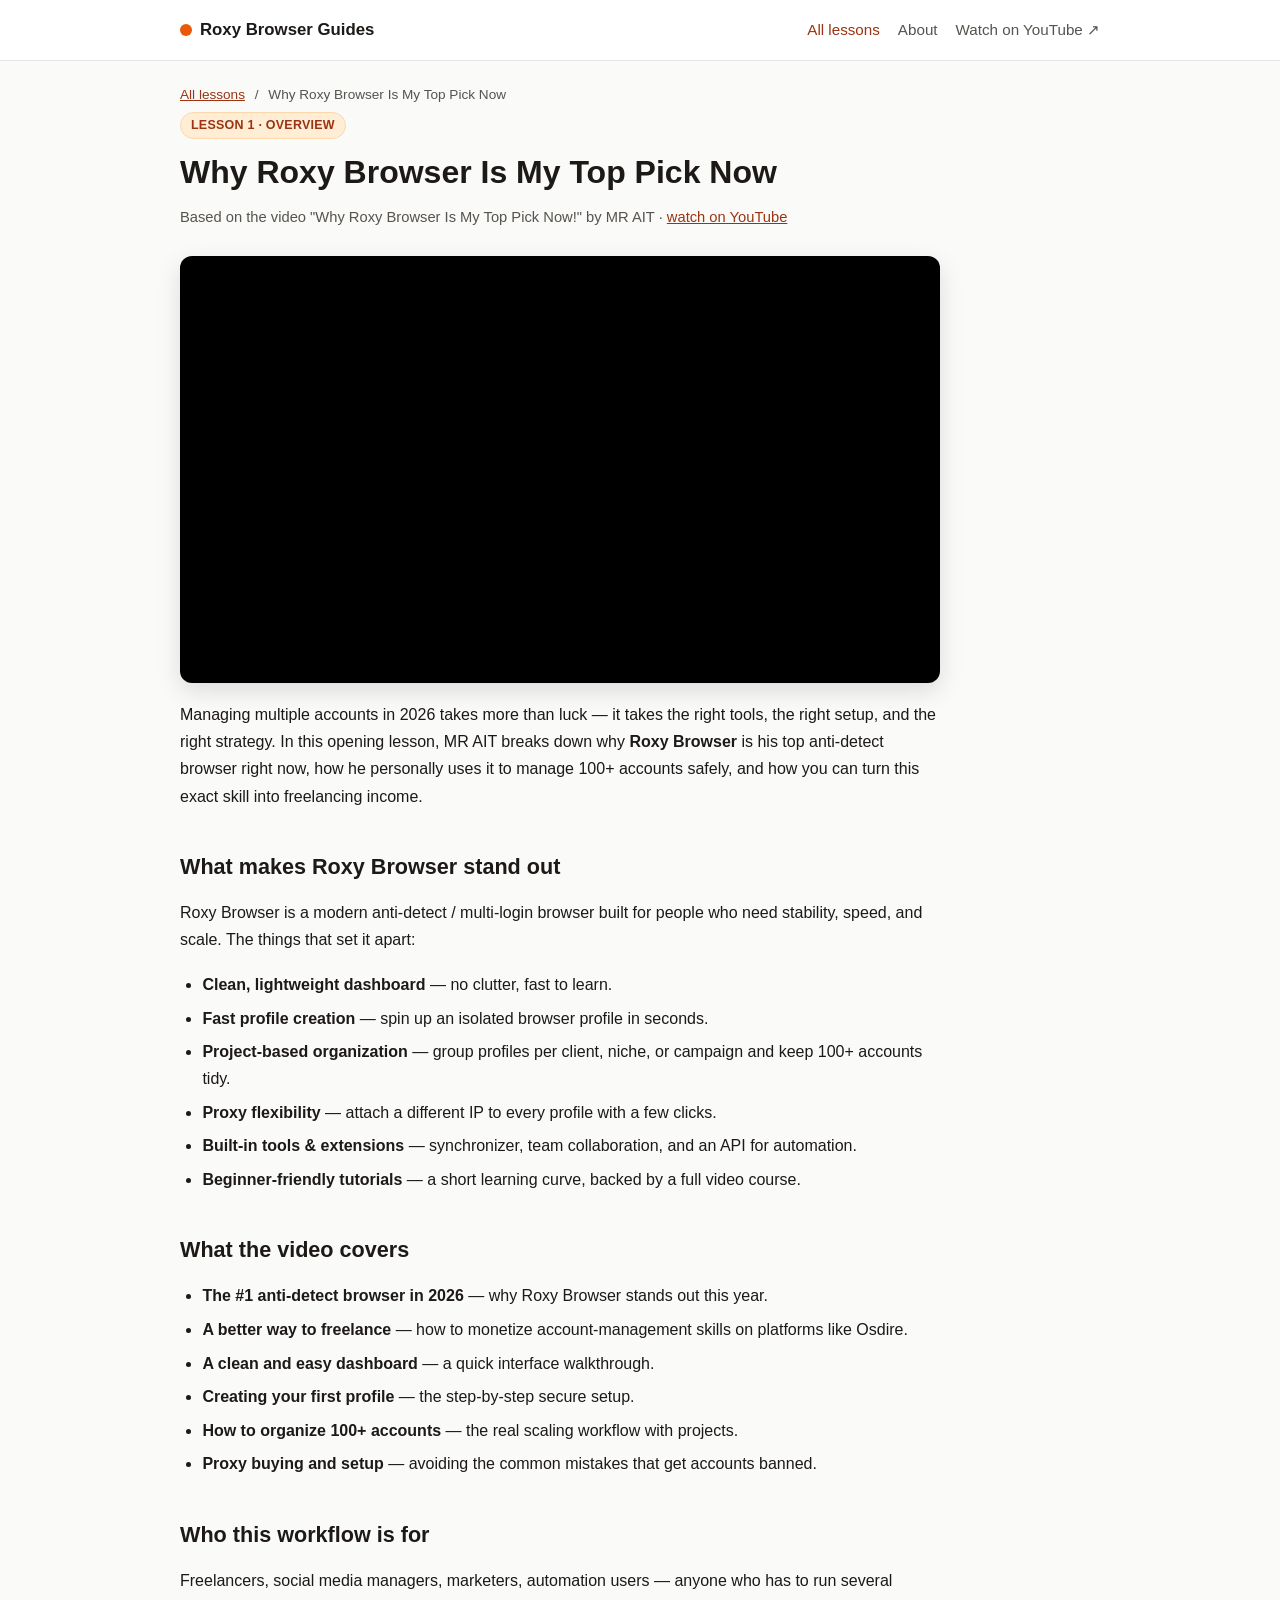
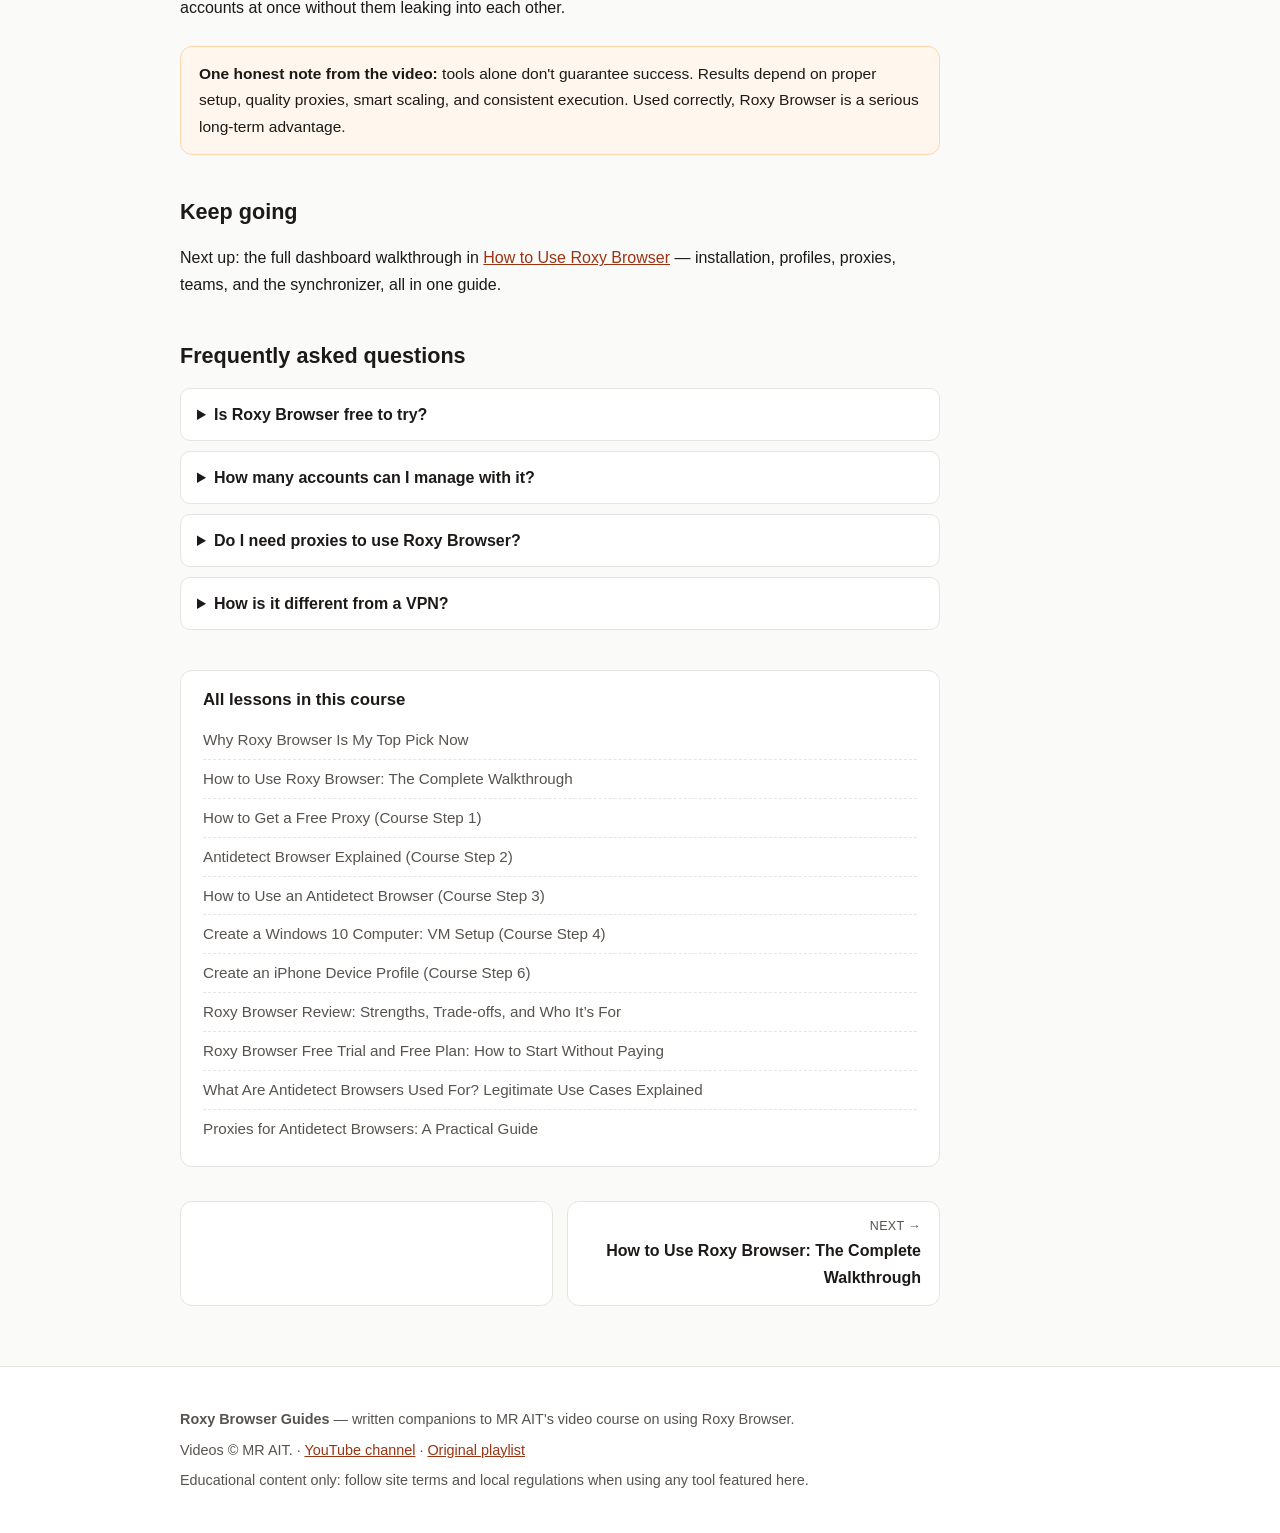
<file: guides/why-roxy-browser.html>
<!DOCTYPE html>
<html lang="en">
<head>
<meta charset="utf-8">
<meta name="viewport" content="width=device-width, initial-scale=1">
<title>Why Roxy Browser Is My Top Pick Now — Roxy Browser Guides</title>
<meta name="description" content="A look at why Roxy Browser is the anti-detect browser of choice in 2026 — and how the same skill can become freelancing income.">
<meta name="google-site-verification" content="36pb8IPRRwSPMd5rkoVs9BLezMyI7jY3Jf77o13JfJ8">
<meta property="og:title" content="Why Roxy Browser Is My Top Pick Now — Roxy Browser Guides">
<meta property="og:description" content="A look at why Roxy Browser is the anti-detect browser of choice in 2026 — and how the same skill can become freelancing income.">
<meta property="og:type" content="article">
<meta property="og:image" content="https://i.ytimg.com/vi/reYLen8x8Uo/hqdefault.jpg">
<meta property="og:site_name" content="Roxy Browser Guides">
<link rel="stylesheet" href="../css/style.css">
<script type="application/ld+json">{
  "@context": "https://schema.org",
  "@type": "VideoObject",
  "name": "Why Roxy Browser Is My Top Pick Now",
  "description": "A look at why Roxy Browser is the anti-detect browser of choice in 2026 \u2014 and how the same skill can become freelancing income.",
  "thumbnailUrl": [
    "https://i.ytimg.com/vi/reYLen8x8Uo/hqdefault.jpg"
  ],
  "embedUrl": "https://www.youtube-nocookie.com/embed/reYLen8x8Uo",
  "author": {
    "@type": "Person",
    "name": "MR AIT",
    "url": "https://www.youtube.com/@mrait"
  }
}</script>
</head>
<body>
<header class="site-head">
  <div class="wrap"><a class="brand" href="../index.html"><span class="dot"></span>Roxy Browser Guides</a>
<nav>
  <a class="active" href="../index.html">All lessons</a>
  <a href="../about.html">About</a>
  <a href="https://www.youtube.com/playlist?list=PLxY412qgkijKLUO1Gplz2q0MyCQC59Vnt" target="_blank" rel="noopener">Watch on YouTube ↗</a>
</nav></div>
</header>
<main class="wrap">
  <nav class="crumbs"><a href="../index.html">All lessons</a> <span>/</span> Why Roxy Browser Is My Top Pick Now</nav>
  <article>
    <span class="pill">Lesson 1 · Overview</span>
    <h1>Why Roxy Browser Is My Top Pick Now</h1>
    <p class="byline">Based on the video "Why Roxy Browser Is My Top Pick Now!" by MR AIT · <a href="https://youtu.be/reYLen8x8Uo" target="_blank" rel="noopener">watch on YouTube</a></p>
    <div class="video-wrap"><iframe src="https://www.youtube-nocookie.com/embed/reYLen8x8Uo" title="Why Roxy Browser Is My Top Pick Now — video" loading="lazy" allow="accelerometer; autoplay; clipboard-write; encrypted-media; gyroscope; picture-in-picture; web-share" referrerpolicy="strict-origin-when-cross-origin" allowfullscreen></iframe></div>
    
<p>Managing multiple accounts in 2026 takes more than luck — it takes the right tools, the right setup, and the right strategy. In this opening lesson, MR AIT breaks down why <strong>Roxy Browser</strong> is his top anti-detect browser right now, how he personally uses it to manage 100+ accounts safely, and how you can turn this exact skill into freelancing income.</p>

<h2>What makes Roxy Browser stand out</h2>
<p>Roxy Browser is a modern anti-detect / multi-login browser built for people who need stability, speed, and scale. The things that set it apart:</p>
<ul>
  <li><strong>Clean, lightweight dashboard</strong> — no clutter, fast to learn.</li>
  <li><strong>Fast profile creation</strong> — spin up an isolated browser profile in seconds.</li>
  <li><strong>Project-based organization</strong> — group profiles per client, niche, or campaign and keep 100+ accounts tidy.</li>
  <li><strong>Proxy flexibility</strong> — attach a different IP to every profile with a few clicks.</li>
  <li><strong>Built-in tools &amp; extensions</strong> — synchronizer, team collaboration, and an API for automation.</li>
  <li><strong>Beginner-friendly tutorials</strong> — a short learning curve, backed by a full video course.</li>
</ul>

<h2>What the video covers</h2>
<ul>
  <li><strong>The #1 anti-detect browser in 2026</strong> — why Roxy Browser stands out this year.</li>
  <li><strong>A better way to freelance</strong> — how to monetize account-management skills on platforms like Osdire.</li>
  <li><strong>A clean and easy dashboard</strong> — a quick interface walkthrough.</li>
  <li><strong>Creating your first profile</strong> — the step-by-step secure setup.</li>
  <li><strong>How to organize 100+ accounts</strong> — the real scaling workflow with projects.</li>
  <li><strong>Proxy buying and setup</strong> — avoiding the common mistakes that get accounts banned.</li>
</ul>

<h2>Who this workflow is for</h2>
<p>Freelancers, social media managers, marketers, automation users — anyone who has to run several accounts at once without them leaking into each other.</p>

<div class="callout callout-warn">
  <strong>One honest note from the video:</strong> tools alone don't guarantee success. Results depend on proper setup, quality proxies, smart scaling, and consistent execution. Used correctly, Roxy Browser is a serious long-term advantage.
</div>

<h2>Keep going</h2>
<p>Next up: the full dashboard walkthrough in <a href="how-to-use-roxy-browser.html">How to Use Roxy Browser</a> — installation, profiles, proxies, teams, and the synchronizer, all in one guide.</p>

    <h2 id="faq">Frequently asked questions</h2><div class="faq"><details class="faq-item"><summary>Is Roxy Browser free to try?</summary><p>The course links a free browser trial via <a href="https://mrait.ca/go/freebrowser" rel="nofollow noopener" target="_blank">MR AIT’s link</a>, and the Discord community helps activate trials. Third-party reviews also report a free plan with a handful of profiles plus a time-limited trial of the full feature set — check the official site for current numbers.</p></details><details class="faq-item"><summary>How many accounts can I manage with it?</summary><p>There is no hard ceiling. In the video, MR AIT organizes 100+ accounts using Projects — profiles grouped per client, niche, or campaign so the dashboard stays manageable at scale.</p></details><details class="faq-item"><summary>Do I need proxies to use Roxy Browser?</summary><p>For anything beyond casual testing, yes: one dedicated IP per profile is what keeps identities from correlating. <a href="free-proxy-guide.html">Lesson 3 covers getting and testing your first proxies</a>.</p></details><details class="faq-item"><summary>How is it different from a VPN?</summary><p>A VPN changes your IP address but leaves your browser fingerprint untouched. Roxy Browser changes the whole identity: fingerprint, cookies, and IP per profile. The two are often used together.</p></details></div>
  </article>
  <aside class="lesson-list">
    <h2>All lessons in this course</h2>
    <a href="index.html#why-roxy-browser">Why Roxy Browser Is My Top Pick Now</a><a href="index.html#why-roxy-browser">How to Use Roxy Browser: The Complete Walkthrough</a><a href="index.html#why-roxy-browser">How to Get a Free Proxy (Course Step 1)</a><a href="index.html#why-roxy-browser">Antidetect Browser Explained (Course Step 2)</a><a href="index.html#why-roxy-browser">How to Use an Antidetect Browser (Course Step 3)</a><a href="index.html#why-roxy-browser">Create a Windows 10 Computer: VM Setup (Course Step 4)</a><a href="index.html#why-roxy-browser">Create an iPhone Device Profile (Course Step 6)</a><a href="index.html#why-roxy-browser">Roxy Browser Review: Strengths, Trade-offs, and Who It’s For</a><a href="index.html#why-roxy-browser">Roxy Browser Free Trial and Free Plan: How to Start Without Paying</a><a href="index.html#why-roxy-browser">What Are Antidetect Browsers Used For? Legitimate Use Cases Explained</a><a href="index.html#why-roxy-browser">Proxies for Antidetect Browsers: A Practical Guide</a>
  </aside>
  <div class="pager-row"><span class="pager prev"></span><a class="pager next" href="how-to-use-roxy-browser.html"><span>Next →</span><strong>How to Use Roxy Browser: The Complete Walkthrough</strong></a></div>
</main>
<footer class="site-foot"><div class="wrap"><p><strong>Roxy Browser Guides</strong> — written companions to MR AIT's video course on using Roxy Browser.</p>
<p>Videos © MR AIT. · <a href="https://www.youtube.com/@mrait" target="_blank" rel="noopener">YouTube channel</a> · <a href="https://www.youtube.com/playlist?list=PLxY412qgkijKLUO1Gplz2q0MyCQC59Vnt" target="_blank" rel="noopener">Original playlist</a></p>
<p>Educational content only: follow site terms and local regulations when using any tool featured here.</p></div></footer>
</body>
</html>
</file>
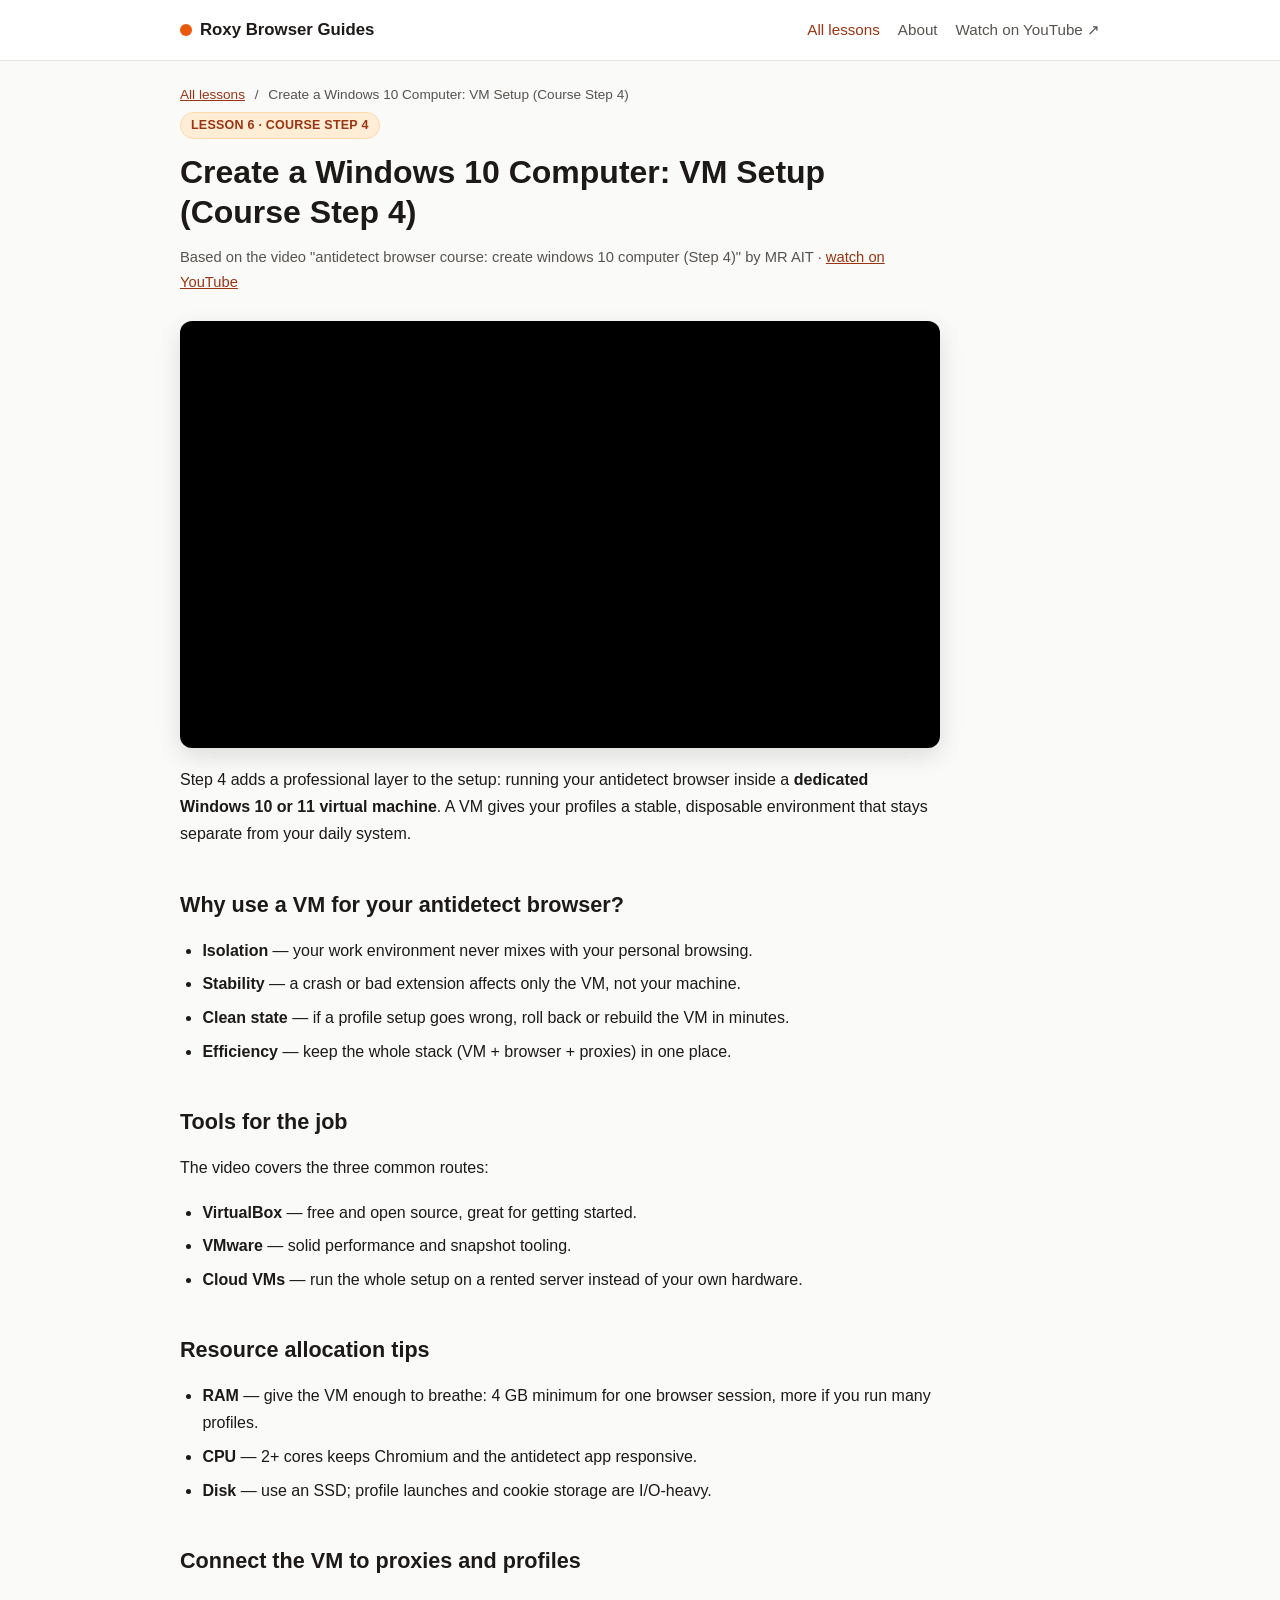
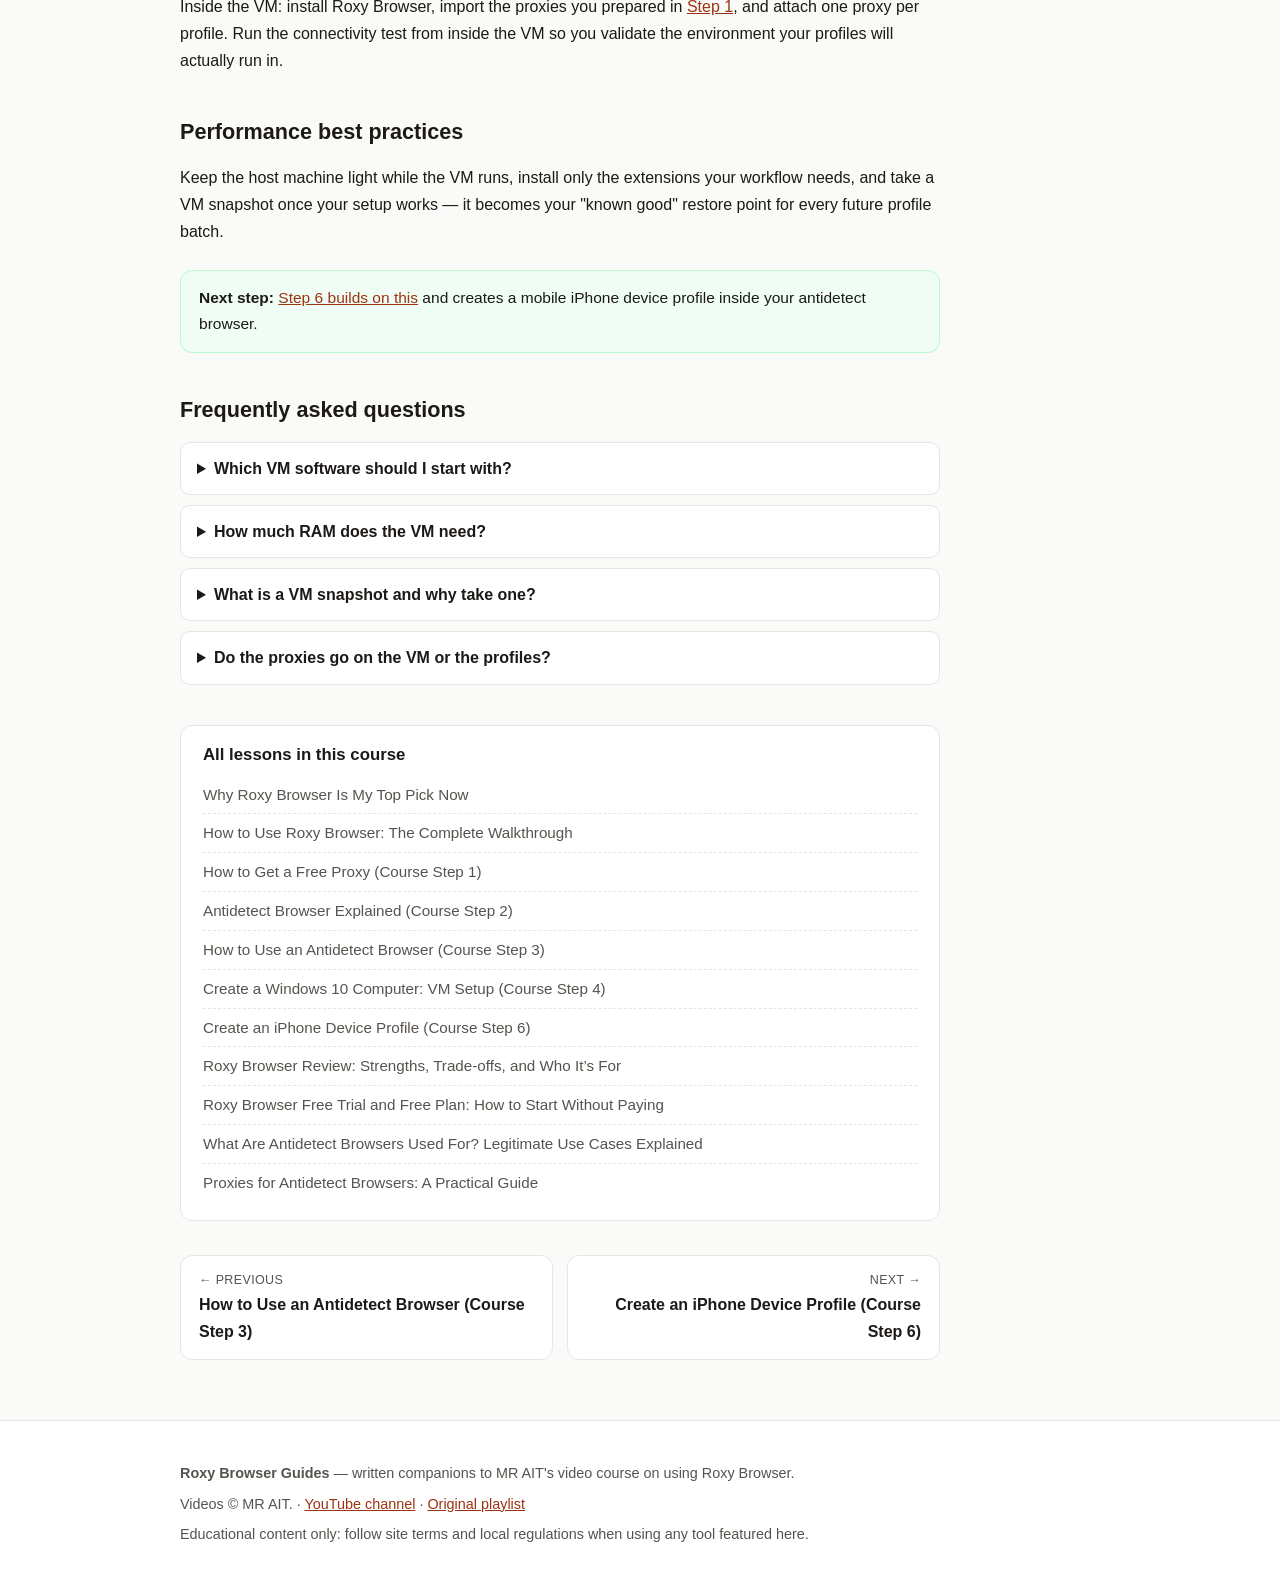
<file: guides/windows-10-vm-setup.html>
<!DOCTYPE html>
<html lang="en">
<head>
<meta charset="utf-8">
<meta name="viewport" content="width=device-width, initial-scale=1">
<title>Create a Windows 10 Computer: VM Setup (Course Step 4) — Roxy Browser Guides</title>
<meta name="description" content="Run your antidetect browser inside a dedicated Windows 10/11 virtual machine — tools, resource allocation, and best practices.">
<meta name="google-site-verification" content="36pb8IPRRwSPMd5rkoVs9BLezMyI7jY3Jf77o13JfJ8">
<meta property="og:title" content="Create a Windows 10 Computer: VM Setup (Course Step 4) — Roxy Browser Guides">
<meta property="og:description" content="Run your antidetect browser inside a dedicated Windows 10/11 virtual machine — tools, resource allocation, and best practices.">
<meta property="og:type" content="article">
<meta property="og:image" content="https://i.ytimg.com/vi/3eqxPU8NAYA/hqdefault.jpg">
<meta property="og:site_name" content="Roxy Browser Guides">
<link rel="stylesheet" href="../css/style.css">
<script type="application/ld+json">{
  "@context": "https://schema.org",
  "@type": "VideoObject",
  "name": "Create a Windows 10 Computer: VM Setup (Course Step 4)",
  "description": "Run your antidetect browser inside a dedicated Windows 10/11 virtual machine \u2014 tools, resource allocation, and best practices.",
  "thumbnailUrl": [
    "https://i.ytimg.com/vi/3eqxPU8NAYA/hqdefault.jpg"
  ],
  "embedUrl": "https://www.youtube-nocookie.com/embed/3eqxPU8NAYA",
  "author": {
    "@type": "Person",
    "name": "MR AIT",
    "url": "https://www.youtube.com/@mrait"
  }
}</script>
</head>
<body>
<header class="site-head">
  <div class="wrap"><a class="brand" href="../index.html"><span class="dot"></span>Roxy Browser Guides</a>
<nav>
  <a class="active" href="../index.html">All lessons</a>
  <a href="../about.html">About</a>
  <a href="https://www.youtube.com/playlist?list=PLxY412qgkijKLUO1Gplz2q0MyCQC59Vnt" target="_blank" rel="noopener">Watch on YouTube ↗</a>
</nav></div>
</header>
<main class="wrap">
  <nav class="crumbs"><a href="../index.html">All lessons</a> <span>/</span> Create a Windows 10 Computer: VM Setup (Course Step 4)</nav>
  <article>
    <span class="pill">Lesson 6 · Course Step 4</span>
    <h1>Create a Windows 10 Computer: VM Setup (Course Step 4)</h1>
    <p class="byline">Based on the video "antidetect browser course: create windows 10 computer (Step 4)" by MR AIT · <a href="https://youtu.be/3eqxPU8NAYA" target="_blank" rel="noopener">watch on YouTube</a></p>
    <div class="video-wrap"><iframe src="https://www.youtube-nocookie.com/embed/3eqxPU8NAYA" title="Create a Windows 10 Computer: VM Setup (Course Step 4) — video" loading="lazy" allow="accelerometer; autoplay; clipboard-write; encrypted-media; gyroscope; picture-in-picture; web-share" referrerpolicy="strict-origin-when-cross-origin" allowfullscreen></iframe></div>
    
<p>Step 4 adds a professional layer to the setup: running your antidetect browser inside a <strong>dedicated Windows 10 or 11 virtual machine</strong>. A VM gives your profiles a stable, disposable environment that stays separate from your daily system.</p>

<h2>Why use a VM for your antidetect browser?</h2>
<ul>
  <li><strong>Isolation</strong> — your work environment never mixes with your personal browsing.</li>
  <li><strong>Stability</strong> — a crash or bad extension affects only the VM, not your machine.</li>
  <li><strong>Clean state</strong> — if a profile setup goes wrong, roll back or rebuild the VM in minutes.</li>
  <li><strong>Efficiency</strong> — keep the whole stack (VM + browser + proxies) in one place.</li>
</ul>

<h2>Tools for the job</h2>
<p>The video covers the three common routes:</p>
<ul>
  <li><strong>VirtualBox</strong> — free and open source, great for getting started.</li>
  <li><strong>VMware</strong> — solid performance and snapshot tooling.</li>
  <li><strong>Cloud VMs</strong> — run the whole setup on a rented server instead of your own hardware.</li>
</ul>

<h2>Resource allocation tips</h2>
<ul>
  <li><strong>RAM</strong> — give the VM enough to breathe: 4&nbsp;GB minimum for one browser session, more if you run many profiles.</li>
  <li><strong>CPU</strong> — 2+ cores keeps Chromium and the antidetect app responsive.</li>
  <li><strong>Disk</strong> — use an SSD; profile launches and cookie storage are I/O-heavy.</li>
</ul>

<h2>Connect the VM to proxies and profiles</h2>
<p>Inside the VM: install Roxy Browser, import the proxies you prepared in <a href="free-proxy-guide.html">Step 1</a>, and attach one proxy per profile. Run the connectivity test from inside the VM so you validate the environment your profiles will actually run in.</p>

<h2>Performance best practices</h2>
<p>Keep the host machine light while the VM runs, install only the extensions your workflow needs, and take a VM snapshot once your setup works — it becomes your "known good" restore point for every future profile batch.</p>

<div class="callout callout-tip">
  <strong>Next step:</strong> <a href="iphone-device-profile.html">Step 6 builds on this</a> and creates a mobile iPhone device profile inside your antidetect browser.
</div>

    <h2 id="faq">Frequently asked questions</h2><div class="faq"><details class="faq-item"><summary>Which VM software should I start with?</summary><p>VirtualBox — it’s free and open source, and perfectly adequate for one work VM. VMware is the step up; cloud VMs remove your hardware from the equation entirely.</p></details><details class="faq-item"><summary>How much RAM does the VM need?</summary><p>The course suggests 4 GB minimum for one browser session, more if you run several profiles. Give it 2+ CPU cores and keep it on an SSD.</p></details><details class="faq-item"><summary>What is a VM snapshot and why take one?</summary><p>A snapshot freezes your working setup — stack installed, proxies imported, browser configured. When a future change breaks something, you roll back to the known-good state in minutes instead of rebuilding.</p></details><details class="faq-item"><summary>Do the proxies go on the VM or the profiles?</summary><p>On the profiles — the VM is just the environment. Import your proxies in the antidetect browser inside the VM and test from there, so you validate what your profiles will actually use.</p></details></div>
  </article>
  <aside class="lesson-list">
    <h2>All lessons in this course</h2>
    <a href="index.html#windows-10-vm-setup">Why Roxy Browser Is My Top Pick Now</a><a href="index.html#windows-10-vm-setup">How to Use Roxy Browser: The Complete Walkthrough</a><a href="index.html#windows-10-vm-setup">How to Get a Free Proxy (Course Step 1)</a><a href="index.html#windows-10-vm-setup">Antidetect Browser Explained (Course Step 2)</a><a href="index.html#windows-10-vm-setup">How to Use an Antidetect Browser (Course Step 3)</a><a href="index.html#windows-10-vm-setup">Create a Windows 10 Computer: VM Setup (Course Step 4)</a><a href="index.html#windows-10-vm-setup">Create an iPhone Device Profile (Course Step 6)</a><a href="index.html#windows-10-vm-setup">Roxy Browser Review: Strengths, Trade-offs, and Who It’s For</a><a href="index.html#windows-10-vm-setup">Roxy Browser Free Trial and Free Plan: How to Start Without Paying</a><a href="index.html#windows-10-vm-setup">What Are Antidetect Browsers Used For? Legitimate Use Cases Explained</a><a href="index.html#windows-10-vm-setup">Proxies for Antidetect Browsers: A Practical Guide</a>
  </aside>
  <div class="pager-row"><a class="pager prev" href="how-to-use-antidetect-browser.html"><span>← Previous</span><strong>How to Use an Antidetect Browser (Course Step 3)</strong></a><a class="pager next" href="iphone-device-profile.html"><span>Next →</span><strong>Create an iPhone Device Profile (Course Step 6)</strong></a></div>
</main>
<footer class="site-foot"><div class="wrap"><p><strong>Roxy Browser Guides</strong> — written companions to MR AIT's video course on using Roxy Browser.</p>
<p>Videos © MR AIT. · <a href="https://www.youtube.com/@mrait" target="_blank" rel="noopener">YouTube channel</a> · <a href="https://www.youtube.com/playlist?list=PLxY412qgkijKLUO1Gplz2q0MyCQC59Vnt" target="_blank" rel="noopener">Original playlist</a></p>
<p>Educational content only: follow site terms and local regulations when using any tool featured here.</p></div></footer>
</body>
</html>
</file>
<file: css/style.css>
:root{--bg:#fafaf9;--ink:#1c1917;--muted:#57534e;--line:#e7e5e4;--accent:#ea580c;--accent-ink:#9a3412;--card:#fff;--dark:#18181b}
*{box-sizing:border-box}html{scroll-behavior:smooth}
body{margin:0;font:16px/1.7 -apple-system,BlinkMacSystemFont,"Segoe UI",Roboto,Helvetica,Arial,sans-serif;color:var(--ink);background:var(--bg)}
.wrap{max-width:960px;margin:0 auto;padding:0 20px}
.narrow{max-width:720px}
a{color:var(--accent-ink)}
h1{font-size:2rem;line-height:1.25;margin:.4em 0}
h2{font-size:1.35rem;margin-top:2em;line-height:1.3}
img{max-width:100%}
.site-head{position:sticky;top:0;z-index:10;background:rgba(255,255,255,.92);backdrop-filter:blur(8px);border-bottom:1px solid var(--line)}
.site-head .wrap{display:flex;align-items:center;justify-content:space-between;height:60px}
.brand{display:flex;align-items:center;gap:8px;font-weight:700;color:var(--ink);text-decoration:none;font-size:1.05rem}
.brand .dot{width:12px;height:12px;border-radius:50%;background:var(--accent);display:inline-block}
.site-head nav{display:flex;gap:18px;font-size:.95rem}
.site-head nav a{color:var(--muted);text-decoration:none}
.site-head nav a.active,.site-head nav a:hover{color:var(--accent-ink)}
@media(max-width:640px){.site-head nav{gap:12px;font-size:.85rem}.site-head nav a:nth-child(2){display:none}}
.pill{display:inline-block;font-size:.78rem;font-weight:600;letter-spacing:.02em;color:var(--accent-ink);background:#ffedd5;border:1px solid #fed7aa;border-radius:999px;padding:2px 10px;text-transform:uppercase}
.crumbs{font-size:.85rem;color:var(--muted);margin:22px 0 4px}
.crumbs span{margin:0 6px}
.byline{color:var(--muted);font-size:.92rem;margin-top:0}
.video-wrap{position:relative;aspect-ratio:16/9;background:#000;border-radius:12px;overflow:hidden;margin:26px 0 10px;box-shadow:0 8px 24px rgba(0,0,0,.12)}
.video-wrap iframe{position:absolute;inset:0;width:100%;height:100%;border:0}
article{max-width:760px}
article p{margin:1.1em 0}
article ul,article ol{padding-left:1.4em}
article li{margin:.4em 0}
.callout{border-radius:12px;padding:14px 18px;margin:1.6em 0;font-size:.97rem}
.callout-warn{background:#fff7ed;border:1px solid #fed7aa}
.callout-tip{background:#f0fdf4;border:1px solid #bbf7d0}
.lesson-list{max-width:760px;margin:40px 0 0;background:var(--card);border:1px solid var(--line);border-radius:12px;padding:18px 22px}
.faq details{background:var(--card);border:1px solid var(--line);border-radius:10px;margin:10px 0;padding:0 16px}
.faq summary{cursor:pointer;font-weight:600;padding:12px 0}
.faq details[open]{padding-bottom:8px}
.faq details p{margin:0 0 12px;color:var(--muted)}
.lesson-list h2{margin:0 0 10px;font-size:1.05rem}
.lesson-list a{display:block;padding:6px 0;color:var(--muted);text-decoration:none;border-bottom:1px dashed var(--line);font-size:.95rem}
.lesson-list a:last-child{border-bottom:0}
.lesson-list a:hover{color:var(--accent-ink)}
.pager-row{display:grid;grid-template-columns:1fr 1fr;gap:14px;margin:34px 0 60px;max-width:760px}
.pager{display:block;background:var(--card);border:1px solid var(--line);border-radius:12px;padding:14px 18px;text-decoration:none;color:var(--ink)}
.pager span{display:block;font-size:.78rem;color:var(--muted);text-transform:uppercase;letter-spacing:.03em}
.pager.next{text-align:right}
.pager:hover{border-color:var(--accent)}
.hero{background:var(--dark);color:#fff;padding:64px 0 58px}
.hero h1{font-size:2.4rem;max-width:720px;margin:.35em 0}
.hero p{color:#d4d4d8;max-width:680px;font-size:1.08rem}
.hero .pill{background:#3f1d0e;border-color:#7c2d12;color:#fdba74}
.btn{display:inline-block;background:var(--accent);color:#fff;font-weight:600;text-decoration:none;padding:11px 22px;border-radius:10px;border:1px solid var(--accent)}
.btn:hover{background:#c2410c}
.btn.ghost{background:transparent;color:#fff;border-color:#52525b}
.btn.ghost:hover{border-color:#fff;background:transparent}
.hero-cta{margin-top:26px}
.section-title{margin-top:44px}
.grid{display:grid;grid-template-columns:repeat(auto-fill,minmax(280px,1fr));gap:20px;margin:24px 0 10px}
.card{background:var(--card);border:1px solid var(--line);border-radius:14px;overflow:hidden;text-decoration:none;color:var(--ink);display:flex;flex-direction:column;transition:transform .12s ease,box-shadow .12s ease}
.card:hover{transform:translateY(-3px);box-shadow:0 10px 26px rgba(0,0,0,.09)}
.card img{width:100%;aspect-ratio:16/9;object-fit:cover;display:block}
.card-body{padding:16px 18px 18px;display:flex;flex-direction:column;gap:8px}
.card-body .pill{align-self:flex-start}
.card h2{margin:0;font-size:1.12rem}
.card p{margin:0;color:var(--muted);font-size:.93rem}
.card .more{color:var(--accent-ink);font-weight:600;font-size:.92rem;margin-top:auto}
.intro-block{background:var(--card);border:1px solid var(--line);border-radius:14px;padding:26px 30px;margin:40px 0 60px;max-width:860px}
.intro-block h2{margin-top:0}
.site-foot{border-top:1px solid var(--line);background:#fff;margin-top:20px;padding:34px 0;color:var(--muted);font-size:.9rem}
.site-foot p{margin:6px 0}
.site-foot a{color:var(--accent-ink)}
@media(max-width:640px){.hero{padding:44px 0}.hero h1{font-size:1.7rem}.pager-row{grid-template-columns:1fr}.pager.next{text-align:left}}
</file>
